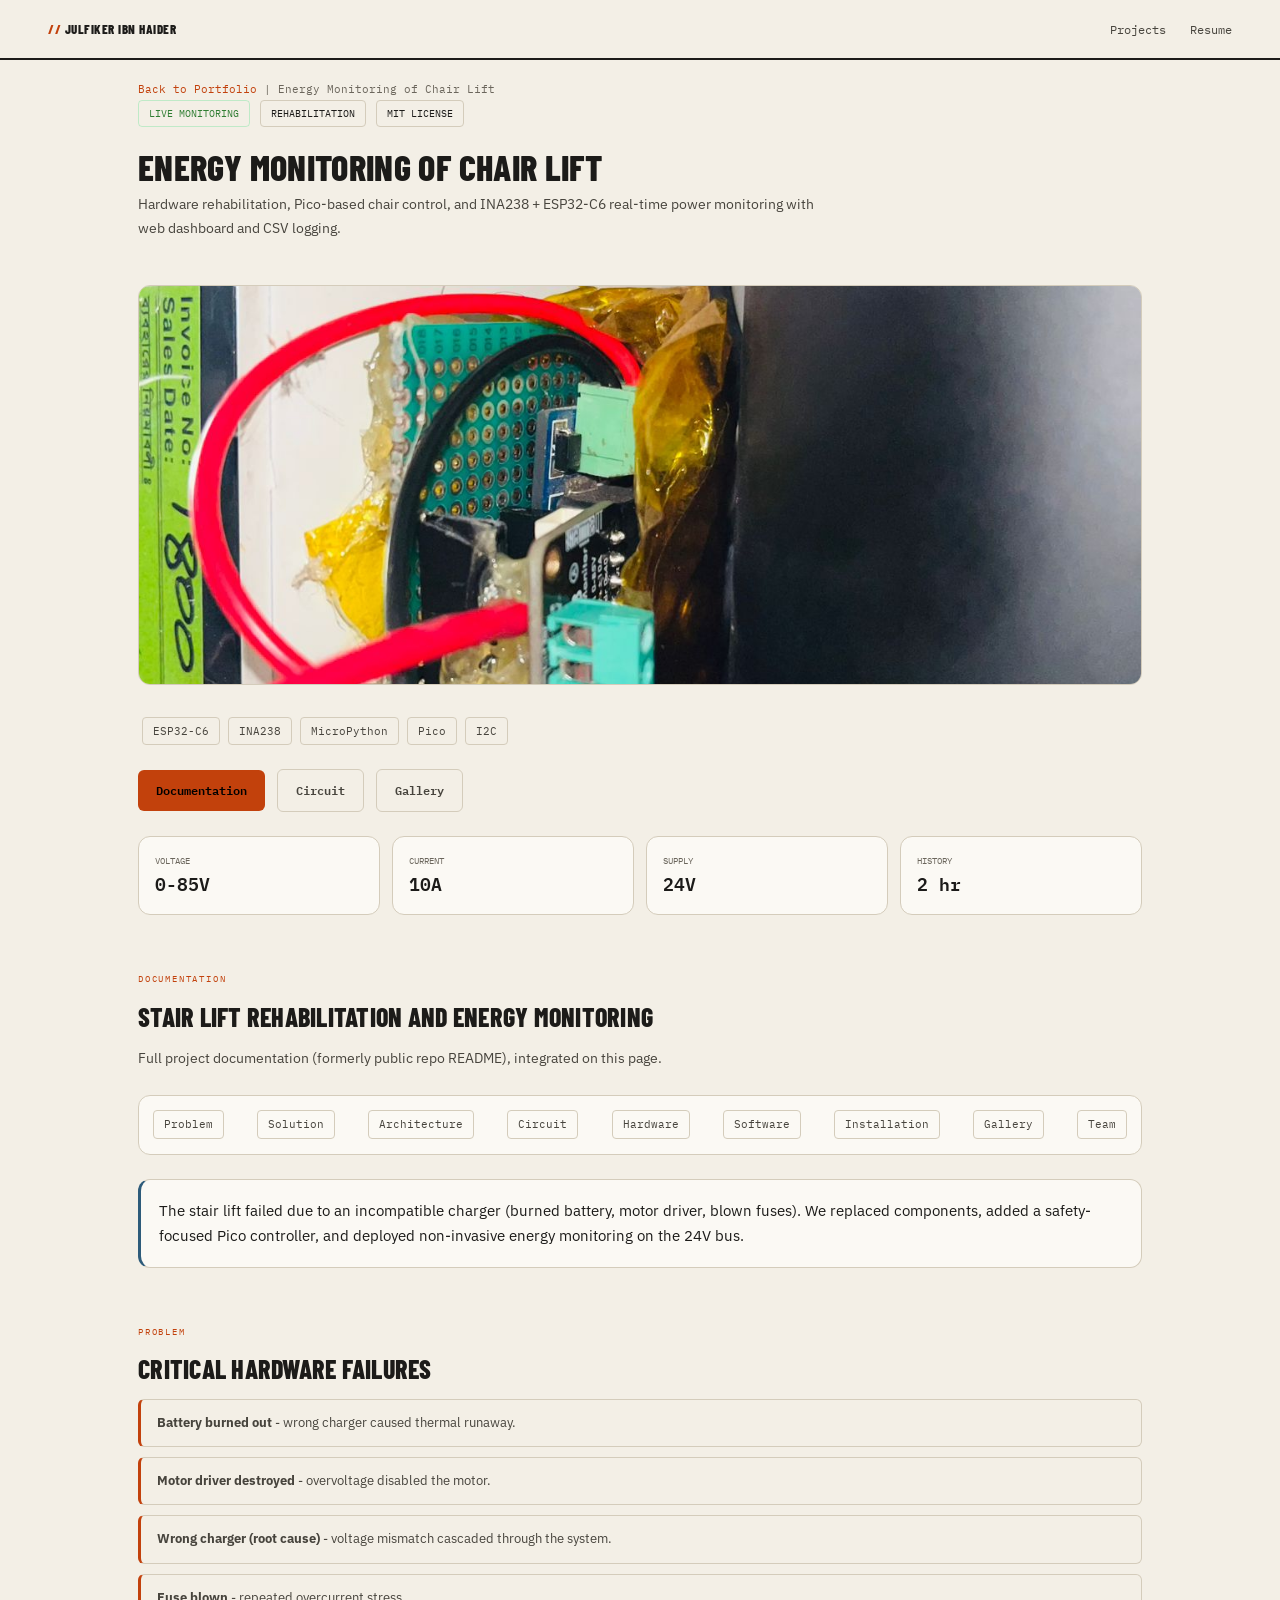
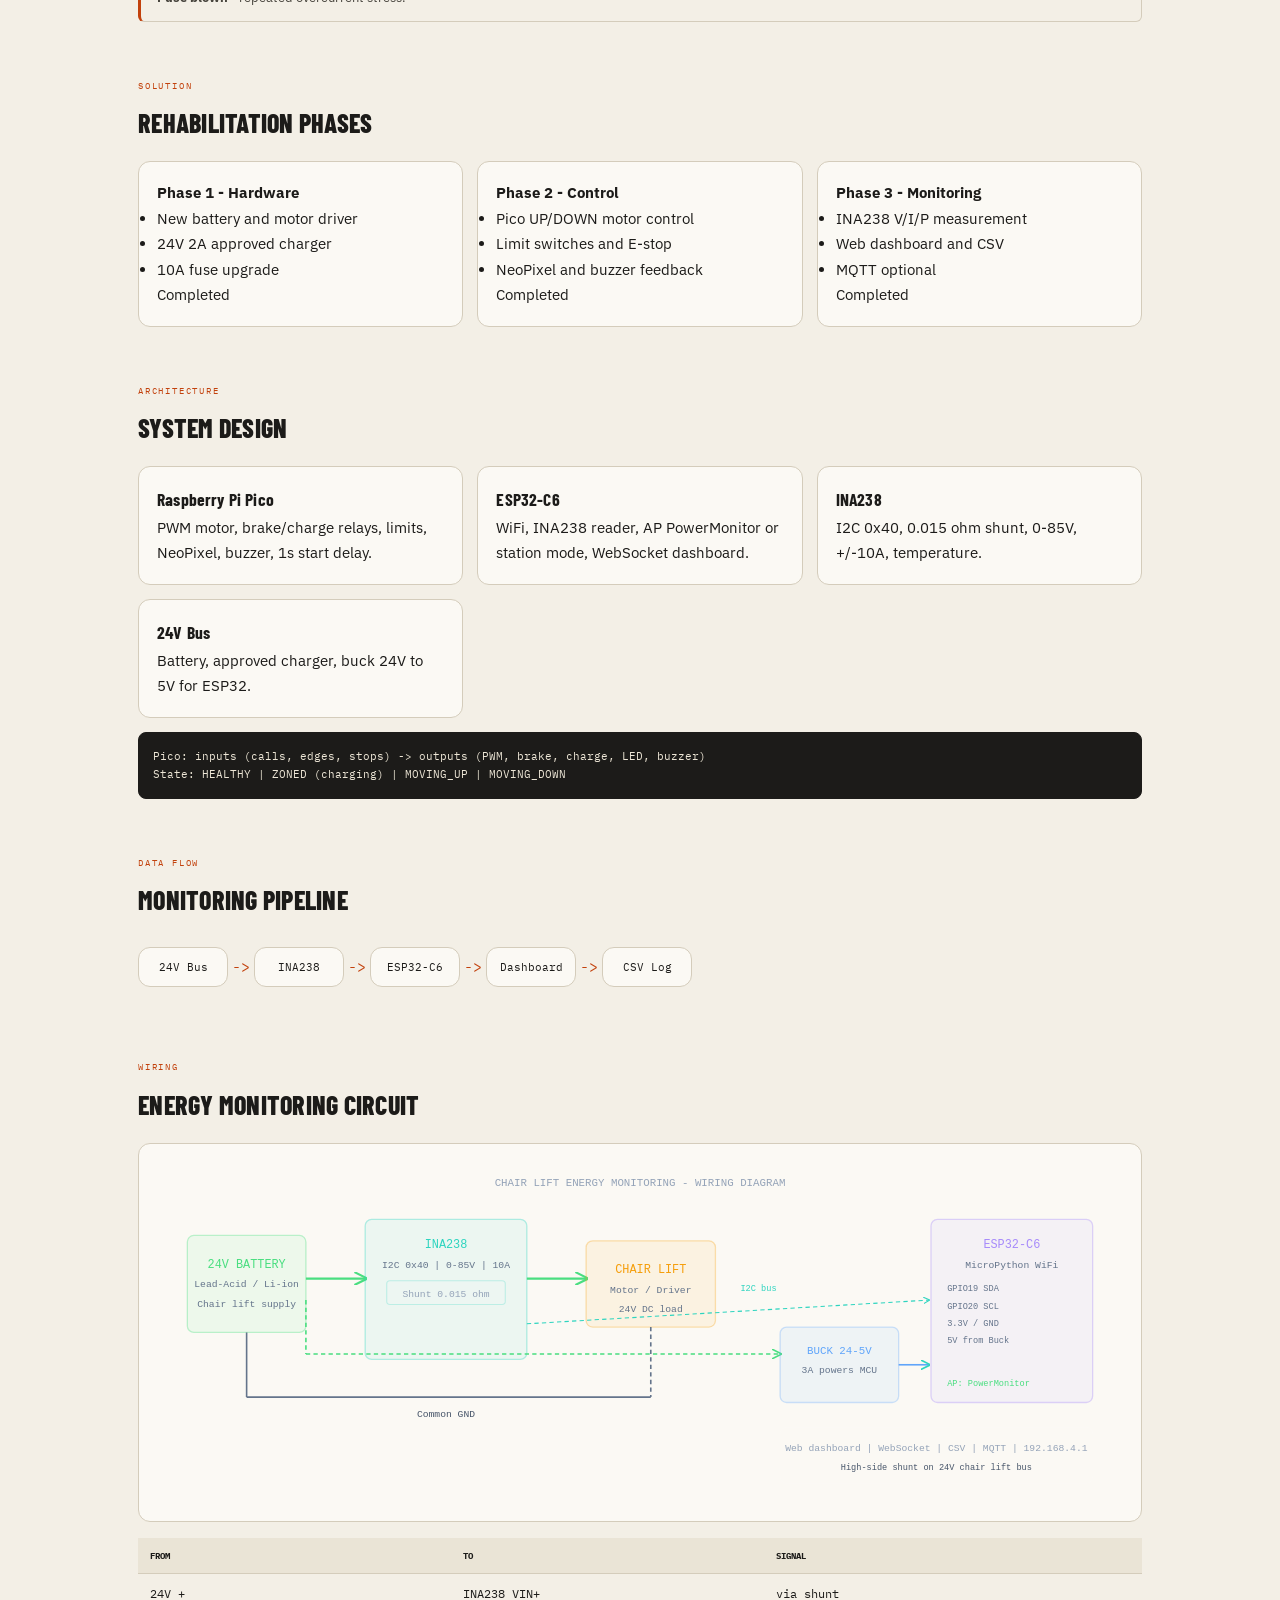
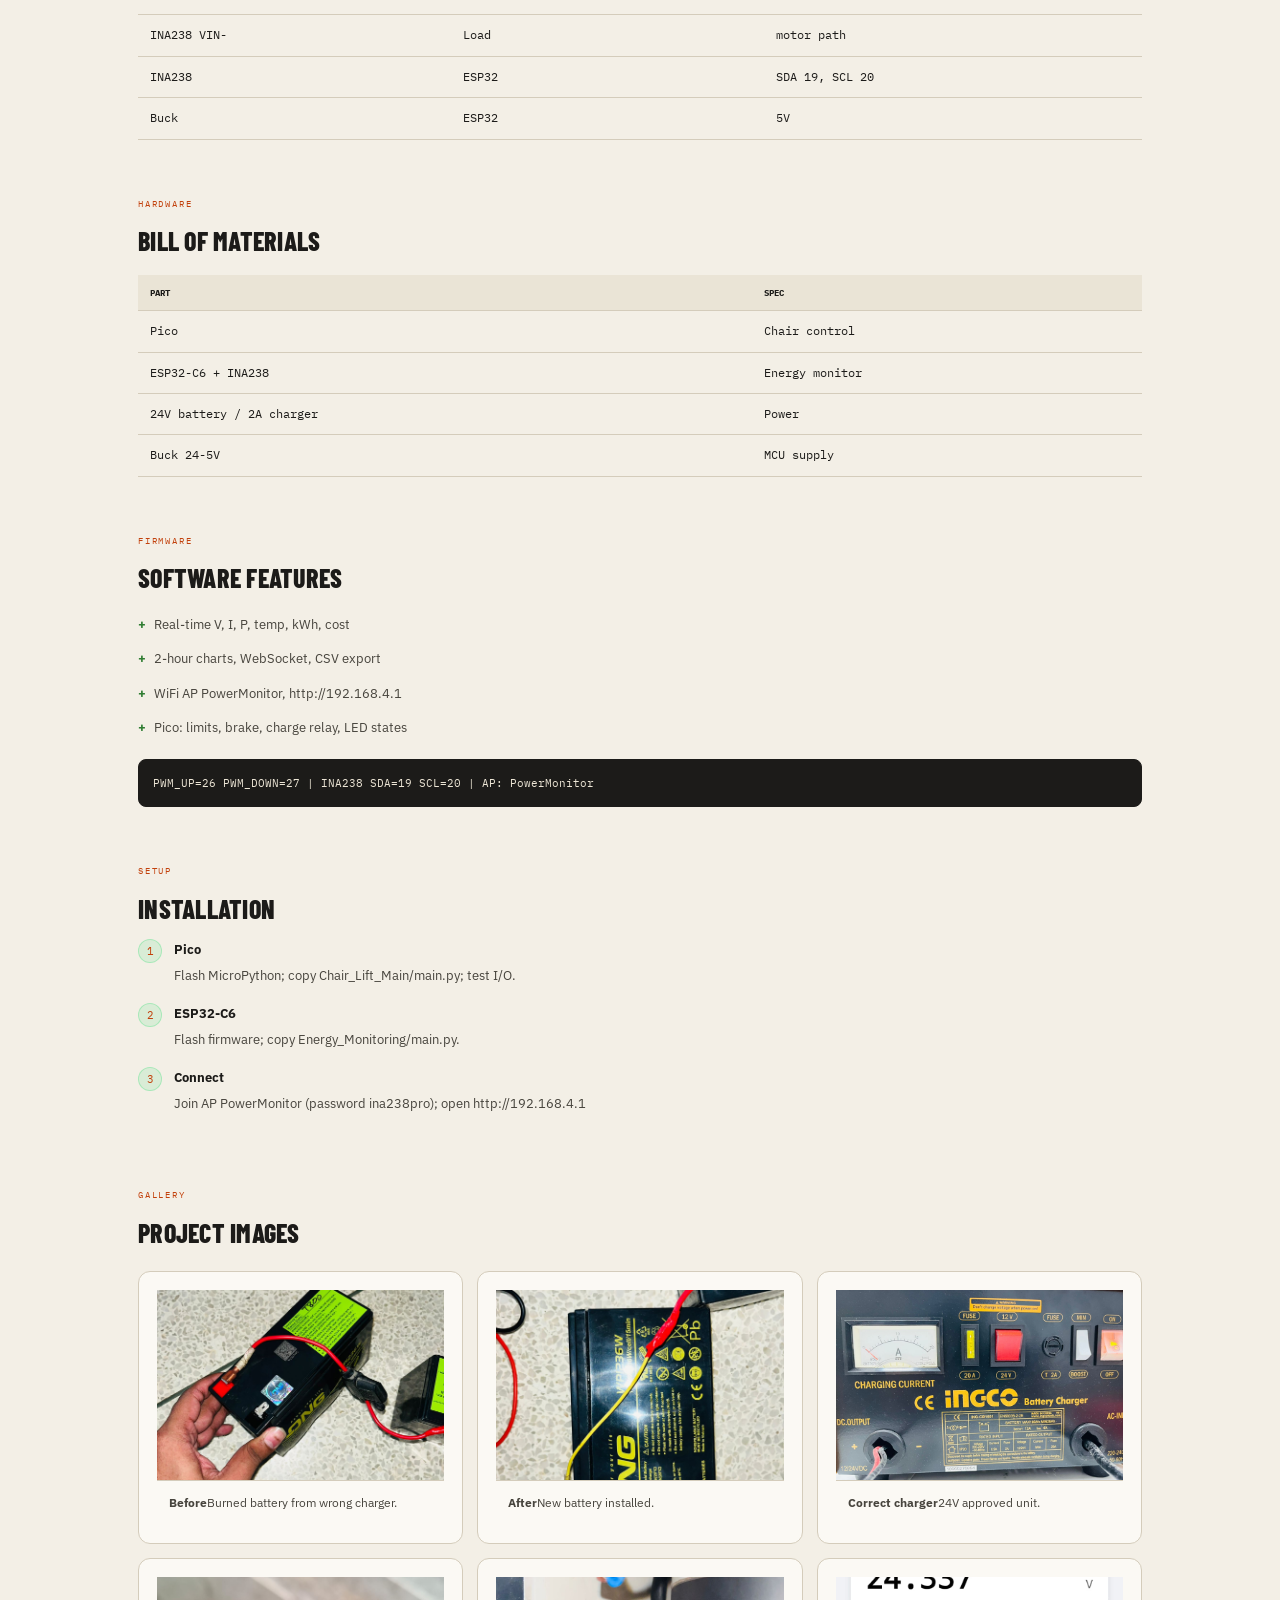
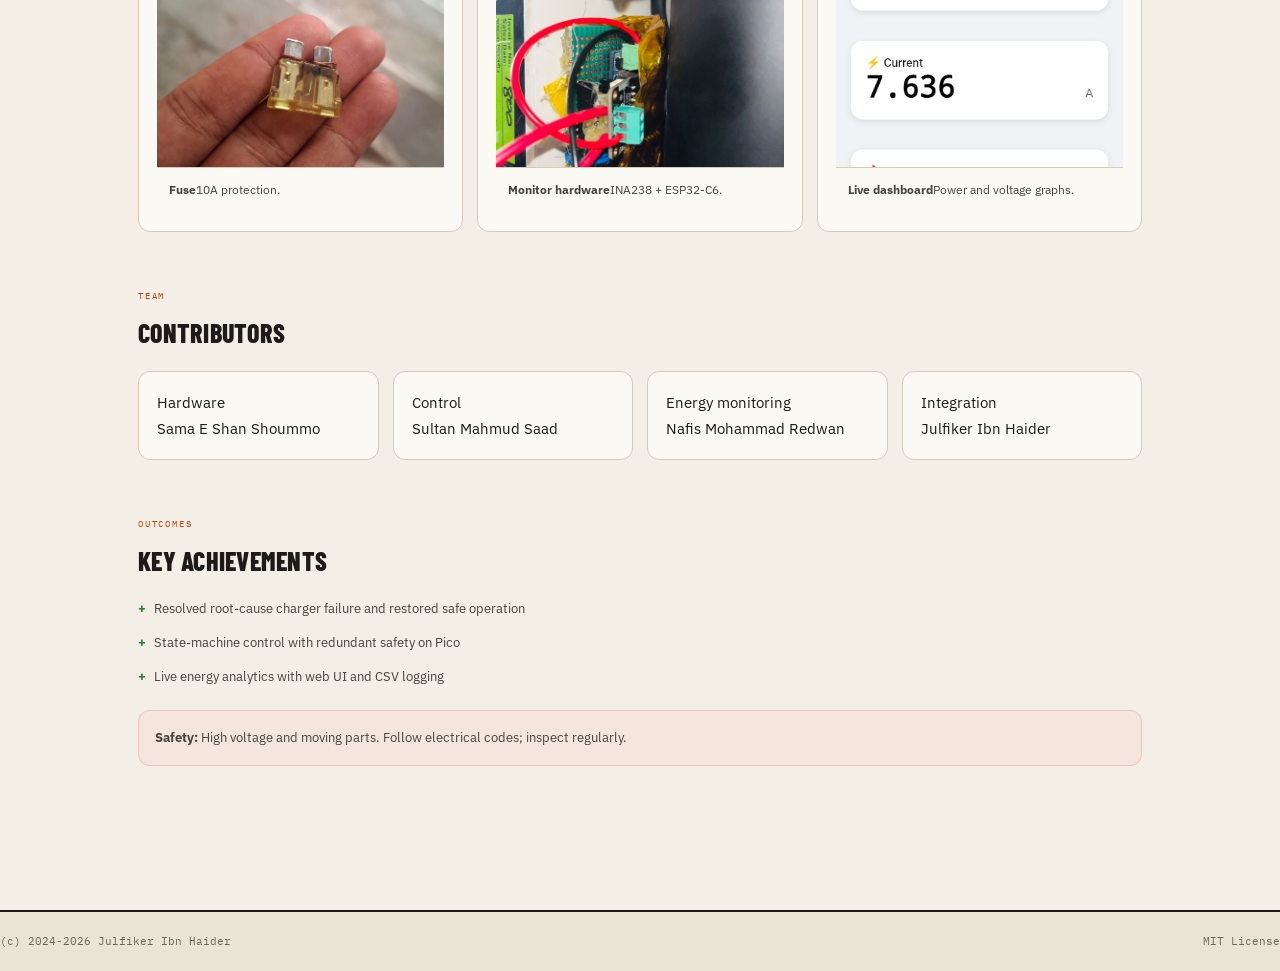
<file: project-6.html>
<!DOCTYPE html>
<html lang="en">
<head>
<meta charset="UTF-8"/>
<meta name="viewport" content="width=device-width,initial-scale=1.0"/>
<title>Energy Monitoring of Chair Lift | Julfiker Ibn Haider</title>
<link rel="preconnect" href="https://fonts.googleapis.com"/>
<link href="https://fonts.googleapis.com/css2?family=IBM+Plex+Mono:wght@400;600&family=IBM+Plex+Sans:wght@400;600;700&display=swap" rel="stylesheet"/>
<style>
:root {
  --bg-void:#050507;--bg-surface:rgba(255,255,255,.035);--border:rgba(255,255,255,.07);
  --accent:#4ade80;--teal:#2dd4bf;--green:#4ade80;--blue:#60a5fa;
  --text-primary:#f1f5f9;--text-secondary:#94a3b8;--text-muted:#475569;
  --mono:'IBM Plex Mono',monospace;--sans:'IBM Plex Sans',sans-serif;
}
*,*::before,*::after{box-sizing:border-box;margin:0;padding:0}
body{background:var(--bg-void);color:var(--text-primary);font-family:var(--sans);font-size:15px;line-height:1.7}
nav{position:sticky;top:0;z-index:100;display:flex;justify-content:space-between;align-items:center;padding:0 48px;height:60px;background:rgba(5,5,7,.9);border-bottom:1px solid var(--border)}
.nav-logo{color:var(--text-primary);text-decoration:none;font-family:var(--mono);font-size:13px;font-weight:600}
.nav-logo .hex{color:var(--accent)}
.nav-links{display:flex;gap:24px;list-style:none}
.nav-links a{color:var(--text-secondary);text-decoration:none;font-family:var(--mono);font-size:12px}
.page{max-width:1100px;margin:0 auto;padding:0 48px 80px}
.breadcrumb{padding:20px 0 0;font-family:var(--mono);font-size:11px;color:var(--text-muted)}
.breadcrumb a{color:var(--accent);text-decoration:none}
.section{margin-top:56px}
.section-label{font-family:var(--mono);font-size:9px;letter-spacing:.2em;text-transform:uppercase;color:var(--accent);margin-bottom:8px}
.section-title{font-size:26px;font-weight:700;margin-bottom:8px}
.section-desc{color:var(--text-secondary);margin-bottom:24px;font-size:14px;max-width:680px}
.hero-img{width:100%;max-height:400px;object-fit:cover;border-radius:12px;border:1px solid var(--border);margin:20px 0}
.badge{display:inline-block;padding:4px 10px;margin:0 6px 6px 0;border-radius:4px;font-family:var(--mono);font-size:10px;border:1px solid var(--border)}
.badge-green{color:var(--green);border-color:rgba(74,222,128,.3)}
.tag{display:inline-block;padding:4px 10px;margin:4px;border:1px solid var(--border);border-radius:4px;font-family:var(--mono);font-size:11px;color:var(--text-secondary)}
.btn{display:inline-block;padding:10px 18px;margin:4px 8px 4px 0;border-radius:6px;font-family:var(--mono);font-size:12px;font-weight:600;text-decoration:none}
.btn-primary{background:var(--accent);color:#000}
.btn-outline{border:1px solid var(--border);color:var(--text-secondary)}
.stats-grid{display:grid;grid-template-columns:repeat(auto-fit,minmax(140px,1fr));gap:12px;margin:20px 0}
.stat-card{background:var(--bg-surface);border:1px solid var(--border);border-radius:8px;padding:16px}
.stat-label{font-family:var(--mono);font-size:9px;color:var(--text-muted);text-transform:uppercase}
.stat-value{font-family:var(--mono);font-size:18px;font-weight:600}
.doc-toc{display:flex;flex-wrap:wrap;gap:8px;padding:14px;background:var(--bg-surface);border:1px solid var(--border);border-radius:8px;margin-bottom:24px}
.doc-toc a{font-family:var(--mono);font-size:11px;color:var(--text-secondary);text-decoration:none;padding:4px 10px;border:1px solid var(--border);border-radius:4px}
.abstract-box,.arch-card,.phase-card,.img-card,.contrib-card{background:var(--bg-surface);border:1px solid var(--border);border-radius:8px;padding:18px}
.abstract-box{border-left:3px solid var(--teal)}
.issue-list{list-style:none;display:flex;flex-direction:column;gap:10px}
.issue-list li{padding:12px 16px;border:1px solid var(--border);border-left:3px solid var(--accent);border-radius:6px;font-size:13px;color:var(--text-secondary)}
.phase-grid,.arch-grid,.img-grid,.contributors{display:grid;gap:14px;margin-top:16px}
.phase-grid{grid-template-columns:repeat(auto-fit,minmax(240px,1fr))}
.arch-grid{grid-template-columns:repeat(auto-fit,minmax(250px,1fr))}
.img-grid{grid-template-columns:repeat(auto-fit,minmax(260px,1fr))}
.contributors{grid-template-columns:repeat(auto-fit,minmax(200px,1fr))}
.img-card img{width:100%;height:190px;object-fit:cover;display:block}
.img-card figcaption{padding:12px;font-size:12px;color:var(--text-secondary);border-top:1px solid var(--border)}
.pre-block,.code-block{font-family:var(--mono);font-size:11px;background:rgba(0,0,0,.35);border:1px solid var(--border);border-radius:8px;padding:14px;overflow-x:auto;margin:14px 0;color:var(--teal);white-space:pre}
.code-block{color:var(--accent)}
.flow{display:flex;align-items:center;overflow-x:auto;padding:16px 0;gap:4px}
.flow-box{min-width:90px;text-align:center;padding:10px;background:var(--bg-surface);border:1px solid var(--border);border-radius:8px;font-family:var(--mono);font-size:11px}
.flow-arrow{color:var(--accent);font-family:var(--mono)}
.circuit-wrap{background:var(--bg-surface);border:1px solid var(--border);border-radius:12px;padding:16px;overflow-x:auto;margin:16px 0}
.circuit-wrap svg{width:100%;min-height:240px;display:block}
table{width:100%;border-collapse:collapse;font-family:var(--mono);font-size:12px;margin:12px 0}
th,td{padding:10px 12px;border-bottom:1px solid var(--border);text-align:left}
th{color:var(--accent);font-size:9px;text-transform:uppercase}
.check-list{list-style:none}
.check-list li{padding:6px 0 6px 16px;position:relative;font-size:13px;color:var(--text-secondary)}
.check-list li::before{content:'+';position:absolute;left:0;color:var(--green);font-weight:700}
.steps{list-style:none;counter-reset:s}
.steps li{counter-increment:s;padding:0 0 16px 36px;position:relative;font-size:13px;color:var(--text-secondary)}
.steps li::before{content:counter(s);position:absolute;left:0;width:24px;height:24px;border-radius:50%;background:rgba(74,222,128,.15);border:1px solid rgba(74,222,128,.35);font-family:var(--mono);font-size:11px;display:flex;align-items:center;justify-content:center;color:var(--accent)}
.steps strong{display:block;color:var(--text-primary);margin-bottom:4px}
.safety-box{margin-top:16px;padding:16px;border:1px solid rgba(248,113,113,.3);border-radius:8px;background:rgba(248,113,113,.08);font-size:13px;color:var(--text-secondary)}
footer{margin-top:64px;padding:20px 0;border-top:1px solid var(--border);font-family:var(--mono);font-size:11px;color:var(--text-muted);display:flex;justify-content:space-between;flex-wrap:wrap;gap:8px}
</style>
  <link href="https://fonts.googleapis.com/css2?family=Barlow+Condensed:wght@600;700;800&family=IBM+Plex+Mono:wght@400;500;600&family=IBM+Plex+Sans:wght@400;500;600;700&display=swap" rel="stylesheet"/>
  <link rel="stylesheet" href="theme.css">
  <script src="theme.js"></script>
</head>
<body>
<nav>
  <a class="nav-logo" href="index.html"><span class="hex">//</span> JULFIKER IBN HAIDER</a>
  <ul class="nav-links"><li><a href="index.html#projects">Projects</a></li><li><a href="My_CV.pdf">Resume</a></li></ul>
</nav>
<div class="page">
  <div class="breadcrumb"><a href="index.html">Back to Portfolio</a> | Energy Monitoring of Chair Lift</div>

  <section class="hero">
    <span class="badge badge-green">LIVE MONITORING</span>
    <span class="badge">REHABILITATION</span>
    <span class="badge">MIT LICENSE</span>
    <h1 class="section-title" style="margin-top:16px;font-size:36px">Energy Monitoring of Chair Lift</h1>
    <p class="section-desc">Hardware rehabilitation, Pico-based chair control, and INA238 + ESP32-C6 real-time power monitoring with web dashboard and CSV logging.</p>
    <img class="hero-img" src="chair-lift/images/energy-monitoring/Energy_monitoring.jpeg" alt="Monitoring hardware"/>
    <div><span class="tag">ESP32-C6</span><span class="tag">INA238</span><span class="tag">MicroPython</span><span class="tag">Pico</span><span class="tag">I2C</span></div>
    <div style="margin-top:16px">
      <a class="btn btn-primary" href="#documentation">Documentation</a>
      <a class="btn btn-outline" href="#circuit">Circuit</a>
      <a class="btn btn-outline" href="#gallery">Gallery</a>
    </div>
    <div class="stats-grid">
      <div class="stat-card"><div class="stat-label">Voltage</div><div class="stat-value">0-85V</div></div>
      <div class="stat-card"><div class="stat-label">Current</div><div class="stat-value">10A</div></div>
      <div class="stat-card"><div class="stat-label">Supply</div><div class="stat-value">24V</div></div>
      <div class="stat-card"><div class="stat-label">History</div><div class="stat-value">2 hr</div></div>
    </div>
  </section>

  <section class="section" id="documentation">
    <div class="section-label">Documentation</div>
    <h2 class="section-title">Stair Lift Rehabilitation and Energy Monitoring</h2>
    <p class="section-desc">Full project documentation (formerly public repo README), integrated on this page.</p>
    <nav class="doc-toc">
      <a href="#problem">Problem</a><a href="#solution">Solution</a><a href="#architecture">Architecture</a>
      <a href="#circuit">Circuit</a><a href="#hardware">Hardware</a><a href="#software">Software</a>
      <a href="#installation">Installation</a><a href="#gallery">Gallery</a><a href="#team">Team</a>
    </nav>
    <div class="abstract-box"><p>The stair lift failed due to an incompatible charger (burned battery, motor driver, blown fuses). We replaced components, added a safety-focused Pico controller, and deployed non-invasive energy monitoring on the 24V bus.</p></div>
  </section>

  <section class="section" id="problem">
    <div class="section-label">Problem</div>
    <h2 class="section-title">Critical Hardware Failures</h2>
    <ul class="issue-list">
      <li><strong>Battery burned out</strong> - wrong charger caused thermal runaway.</li>
      <li><strong>Motor driver destroyed</strong> - overvoltage disabled the motor.</li>
      <li><strong>Wrong charger (root cause)</strong> - voltage mismatch cascaded through the system.</li>
      <li><strong>Fuse blown</strong> - repeated overcurrent stress.</li>
    </ul>
  </section>

  <section class="section" id="solution">
    <div class="section-label">Solution</div>
    <h2 class="section-title">Rehabilitation Phases</h2>
    <div class="phase-grid">
      <div class="phase-card"><h4>Phase 1 - Hardware</h4><ul><li>New battery and motor driver</li><li>24V 2A approved charger</li><li>10A fuse upgrade</li></ul><div class="status">Completed</div></div>
      <div class="phase-card"><h4>Phase 2 - Control</h4><ul><li>Pico UP/DOWN motor control</li><li>Limit switches and E-stop</li><li>NeoPixel and buzzer feedback</li></ul><div class="status">Completed</div></div>
      <div class="phase-card"><h4>Phase 3 - Monitoring</h4><ul><li>INA238 V/I/P measurement</li><li>Web dashboard and CSV</li><li>MQTT optional</li></ul><div class="status">Completed</div></div>
    </div>
  </section>

  <section class="section" id="architecture">
    <div class="section-label">Architecture</div>
    <h2 class="section-title">System Design</h2>
    <div class="arch-grid">
      <div class="arch-card"><h3>Raspberry Pi Pico</h3><p>PWM motor, brake/charge relays, limits, NeoPixel, buzzer, 1s start delay.</p></div>
      <div class="arch-card"><h3>ESP32-C6</h3><p>WiFi, INA238 reader, AP PowerMonitor or station mode, WebSocket dashboard.</p></div>
      <div class="arch-card"><h3>INA238</h3><p>I2C 0x40, 0.015 ohm shunt, 0-85V, +/-10A, temperature.</p></div>
      <div class="arch-card"><h3>24V Bus</h3><p>Battery, approved charger, buck 24V to 5V for ESP32.</p></div>
    </div>
    <pre class="pre-block">Pico: inputs (calls, edges, stops) -> outputs (PWM, brake, charge, LED, buzzer)
State: HEALTHY | ZONED (charging) | MOVING_UP | MOVING_DOWN</pre>
  </section>

  <section class="section">
    <div class="section-label">Data flow</div>
    <h2 class="section-title">Monitoring Pipeline</h2>
    <div class="flow">
      <div class="flow-box">24V Bus</div><span class="flow-arrow">-&gt;</span>
      <div class="flow-box">INA238</div><span class="flow-arrow">-&gt;</span>
      <div class="flow-box">ESP32-C6</div><span class="flow-arrow">-&gt;</span>
      <div class="flow-box">Dashboard</div><span class="flow-arrow">-&gt;</span>
      <div class="flow-box">CSV Log</div>
    </div>
  </section>

  <section class="section" id="circuit">
    <div class="section-label">Wiring</div>
    <h2 class="section-title">Energy Monitoring Circuit</h2>
    <div class="circuit-wrap"><svg viewBox="0 0 900 320" xmlns="http://www.w3.org/2000/svg">
  <defs>
    <marker id="arr" markerWidth="6" markerHeight="6" refX="5" refY="3" orient="auto">
      <path d="M0,0 L6,3 L0,6" fill="none" stroke="#4ade80" stroke-width="1"/>
    </marker>
    <marker id="arr2" markerWidth="6" markerHeight="6" refX="5" refY="3" orient="auto">
      <path d="M0,0 L6,3 L0,6" fill="none" stroke="#2dd4bf" stroke-width="1"/>
    </marker>
  </defs>
  <text x="450" y="24" fill="#94a3b8" font-size="10" text-anchor="middle" font-family="monospace">CHAIR LIFT ENERGY MONITORING - WIRING DIAGRAM</text>
  <rect x="30" y="70" width="110" height="90" rx="6" fill="rgba(74,222,128,0.08)" stroke="rgba(74,222,128,0.35)" stroke-width="1.2"/>
  <text x="85" y="100" fill="#4ade80" font-size="11" text-anchor="middle" font-family="monospace">24V BATTERY</text>
  <text x="85" y="118" fill="#64748b" font-size="9" text-anchor="middle" font-family="monospace">Lead-Acid / Li-ion</text>
  <text x="85" y="136" fill="#64748b" font-size="9" text-anchor="middle" font-family="monospace">Chair lift supply</text>
  <line x1="140" y1="110" x2="195" y2="110" stroke="#4ade80" stroke-width="2" marker-end="url(#arr)"/>
  <rect x="195" y="55" width="150" height="130" rx="6" fill="rgba(45,212,191,0.07)" stroke="rgba(45,212,191,0.35)" stroke-width="1.2"/>
  <text x="270" y="82" fill="#2dd4bf" font-size="11" text-anchor="middle" font-family="monospace">INA238</text>
  <text x="270" y="100" fill="#64748b" font-size="9" text-anchor="middle" font-family="monospace">I2C 0x40 | 0-85V | 10A</text>
  <rect x="215" y="112" width="110" height="22" rx="3" fill="rgba(255,255,255,0.04)" stroke="rgba(45,212,191,0.25)"/>
  <text x="270" y="127" fill="#94a3b8" font-size="9" text-anchor="middle" font-family="monospace">Shunt 0.015 ohm</text>
  <line x1="345" y1="110" x2="400" y2="110" stroke="#4ade80" stroke-width="2" marker-end="url(#arr)"/>
  <rect x="400" y="75" width="120" height="80" rx="6" fill="rgba(245,158,11,0.08)" stroke="rgba(245,158,11,0.3)" stroke-width="1.2"/>
  <text x="460" y="105" fill="#f59e0b" font-size="11" text-anchor="middle" font-family="monospace">CHAIR LIFT</text>
  <text x="460" y="123" fill="#64748b" font-size="9" text-anchor="middle" font-family="monospace">Motor / Driver</text>
  <text x="460" y="141" fill="#64748b" font-size="9" text-anchor="middle" font-family="monospace">24V DC load</text>
  <line x1="85" y1="160" x2="85" y2="220" stroke="#64748b" stroke-width="1.5"/>
  <line x1="85" y1="220" x2="460" y2="220" stroke="#64748b" stroke-width="1.5"/>
  <line x1="460" y1="155" x2="460" y2="220" stroke="#64748b" stroke-width="1.5" stroke-dasharray="4,3"/>
  <text x="270" y="238" fill="#475569" font-size="9" text-anchor="middle" font-family="monospace">Common GND</text>
  <line x1="140" y1="130" x2="140" y2="180" stroke="#4ade80" stroke-width="1.5" stroke-dasharray="4,3"/>
  <line x1="140" y1="180" x2="580" y2="180" stroke="#4ade80" stroke-width="1.5" stroke-dasharray="4,3" marker-end="url(#arr)"/>
  <rect x="580" y="155" width="110" height="70" rx="6" fill="rgba(96,165,250,0.08)" stroke="rgba(96,165,250,0.3)" stroke-width="1.2"/>
  <text x="635" y="180" fill="#60a5fa" font-size="10" text-anchor="middle" font-family="monospace">BUCK 24-5V</text>
  <text x="635" y="198" fill="#64748b" font-size="9" text-anchor="middle" font-family="monospace">3A powers MCU</text>
  <rect x="720" y="55" width="150" height="170" rx="6" fill="rgba(167,139,250,0.08)" stroke="rgba(167,139,250,0.35)" stroke-width="1.2"/>
  <text x="795" y="82" fill="#a78bfa" font-size="11" text-anchor="middle" font-family="monospace">ESP32-C6</text>
  <text x="795" y="100" fill="#64748b" font-size="9" text-anchor="middle" font-family="monospace">MicroPython WiFi</text>
  <text x="735" y="122" fill="#64748b" font-size="8" font-family="monospace">GPIO19 SDA</text>
  <text x="735" y="138" fill="#64748b" font-size="8" font-family="monospace">GPIO20 SCL</text>
  <text x="735" y="154" fill="#64748b" font-size="8" font-family="monospace">3.3V / GND</text>
  <text x="735" y="170" fill="#64748b" font-size="8" font-family="monospace">5V from Buck</text>
  <text x="735" y="210" fill="#4ade80" font-size="8" font-family="monospace">AP: PowerMonitor</text>
  <line x1="690" y1="190" x2="718" y2="190" stroke="#60a5fa" stroke-width="1.5" marker-end="url(#arr2)"/>
  <line x1="345" y1="152" x2="718" y2="130" stroke="#2dd4bf" stroke-width="1" stroke-dasharray="4,3" marker-end="url(#arr2)"/>
  <text x="560" y="122" fill="#2dd4bf" font-size="8" text-anchor="middle" font-family="monospace">I2C bus</text>
  <rect x="580" y="248" width="290" height="52" rx="6" fill="rgba(255,255,255,0.03)" stroke="rgba(255,255,255,0.08)"/>
  <text x="725" y="270" fill="#94a3b8" font-size="9" text-anchor="middle" font-family="monospace">Web dashboard | WebSocket | CSV | MQTT | 192.168.4.1</text>
  <text x="725" y="288" fill="#475569" font-size="8" text-anchor="middle" font-family="monospace">High-side shunt on 24V chair lift bus</text>
</svg></div>
    <table>
      <thead><tr><th>From</th><th>To</th><th>Signal</th></tr></thead>
      <tbody>
        <tr><td>24V +</td><td>INA238 VIN+</td><td class="td-mono">via shunt</td></tr>
        <tr><td>INA238 VIN-</td><td>Load</td><td class="td-mono">motor path</td></tr>
        <tr><td>INA238</td><td>ESP32</td><td class="td-mono">SDA 19, SCL 20</td></tr>
        <tr><td>Buck</td><td>ESP32</td><td class="td-mono">5V</td></tr>
      </tbody>
    </table>
  </section>

  <section class="section" id="hardware">
    <div class="section-label">Hardware</div>
    <h2 class="section-title">Bill of Materials</h2>
    <table><thead><tr><th>Part</th><th>Spec</th></tr></thead><tbody>
      <tr><td>Pico</td><td>Chair control</td></tr>
      <tr><td>ESP32-C6 + INA238</td><td>Energy monitor</td></tr>
      <tr><td>24V battery / 2A charger</td><td>Power</td></tr>
      <tr><td>Buck 24-5V</td><td>MCU supply</td></tr>
    </tbody></table>
  </section>

  <section class="section" id="software">
    <div class="section-label">Firmware</div>
    <h2 class="section-title">Software Features</h2>
    <ul class="check-list">
      <li>Real-time V, I, P, temp, kWh, cost</li>
      <li>2-hour charts, WebSocket, CSV export</li>
      <li>WiFi AP PowerMonitor, http://192.168.4.1</li>
      <li>Pico: limits, brake, charge relay, LED states</li>
    </ul>
    <pre class="code-block">PWM_UP=26 PWM_DOWN=27 | INA238 SDA=19 SCL=20 | AP: PowerMonitor</pre>
  </section>

  <section class="section" id="installation">
    <div class="section-label">Setup</div>
    <h2 class="section-title">Installation</h2>
    <ol class="steps">
      <li><strong>Pico</strong>Flash MicroPython; copy Chair_Lift_Main/main.py; test I/O.</li>
      <li><strong>ESP32-C6</strong>Flash firmware; copy Energy_Monitoring/main.py.</li>
      <li><strong>Connect</strong>Join AP PowerMonitor (password ina238pro); open http://192.168.4.1</li>
    </ol>
  </section>

  <section class="section" id="gallery">
    <div class="section-label">Gallery</div>
    <h2 class="section-title">Project Images</h2>
    <div class="img-grid">
      <figure class="img-card"><img src="chair-lift/images/chair-lift/previous_batter.jpeg" alt="Damaged battery"/><figcaption><strong>Before</strong>Burned battery from wrong charger.</figcaption></figure>
      <figure class="img-card"><img src="chair-lift/images/chair-lift/New_Battery_installed.jpeg" alt="New battery"/><figcaption><strong>After</strong>New battery installed.</figcaption></figure>
      <figure class="img-card"><img src="chair-lift/images/chair-lift/Current_Charger.jpeg" alt="Correct charger"/><figcaption><strong>Correct charger</strong>24V approved unit.</figcaption></figure>
      <figure class="img-card"><img src="chair-lift/images/chair-lift/Fuse.jpeg" alt="Fuse"/><figcaption><strong>Fuse</strong>10A protection.</figcaption></figure>
      <figure class="img-card"><img src="chair-lift/images/energy-monitoring/Energy_monitoring.jpeg" alt="Monitor"/><figcaption><strong>Monitor hardware</strong>INA238 + ESP32-C6.</figcaption></figure>
      <figure class="img-card"><img src="chair-lift/images/energy-monitoring/Energy_monitoring_live_site1.jpeg" alt="Dashboard"/><figcaption><strong>Live dashboard</strong>Power and voltage graphs.</figcaption></figure>
    </div>
  </section>

  <section class="section" id="team">
    <div class="section-label">Team</div>
    <h2 class="section-title">Contributors</h2>
    <div class="contributors">
      <div class="contrib-card"><div class="role">Hardware</div><div class="name">Sama E Shan Shoummo</div></div>
      <div class="contrib-card"><div class="role">Control</div><div class="name">Sultan Mahmud Saad</div></div>
      <div class="contrib-card"><div class="role">Energy monitoring</div><div class="name">Nafis Mohammad Redwan</div></div>
      <div class="contrib-card"><div class="role">Integration</div><div class="name">Julfiker Ibn Haider</div></div>
    </div>
  </section>

  <section class="section" id="achievements">
    <div class="section-label">Outcomes</div>
    <h2 class="section-title">Key Achievements</h2>
    <ul class="check-list">
      <li>Resolved root-cause charger failure and restored safe operation</li>
      <li>State-machine control with redundant safety on Pico</li>
      <li>Live energy analytics with web UI and CSV logging</li>
    </ul>
    <div class="safety-box"><p><strong>Safety:</strong> High voltage and moving parts. Follow electrical codes; inspect regularly.</p></div>
  </section>
</div>
<footer><span>(c) 2024-2026 Julfiker Ibn Haider</span><span>MIT License</span></footer>
</body>
</html>
</file>
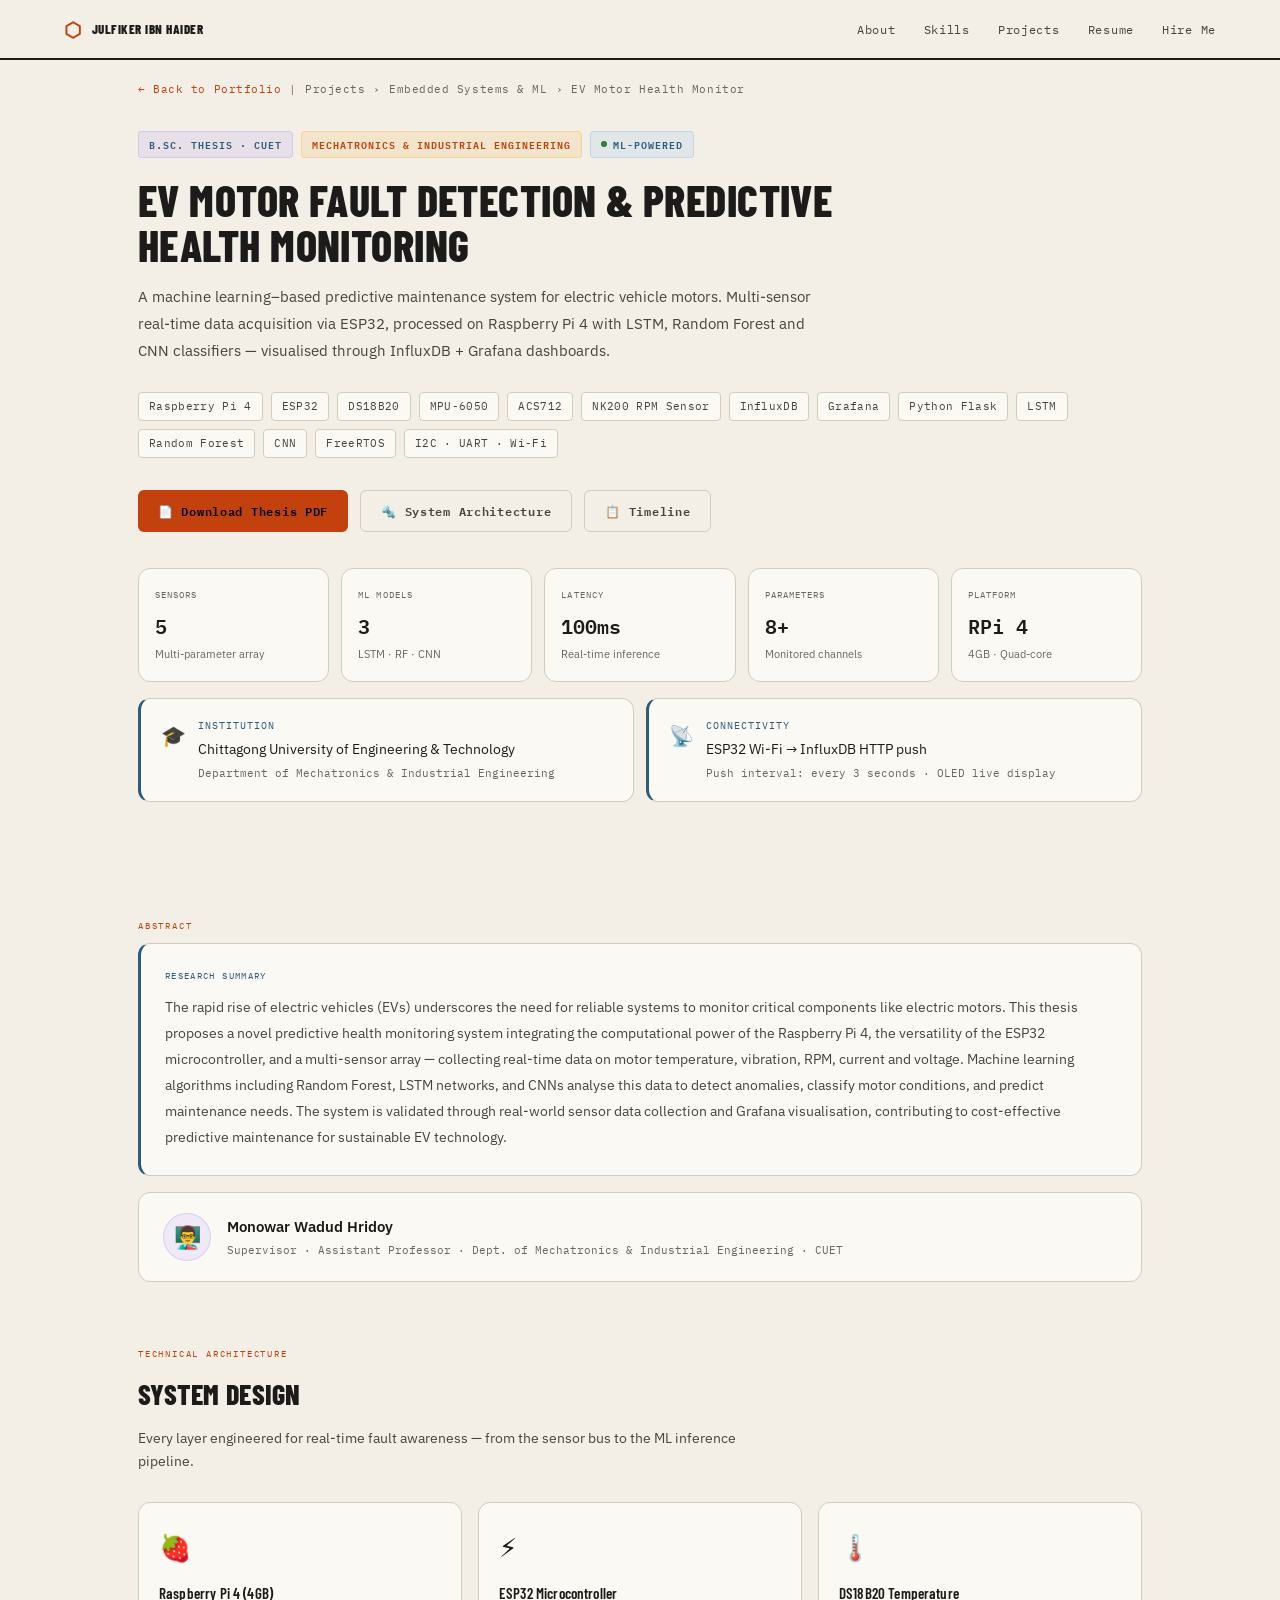
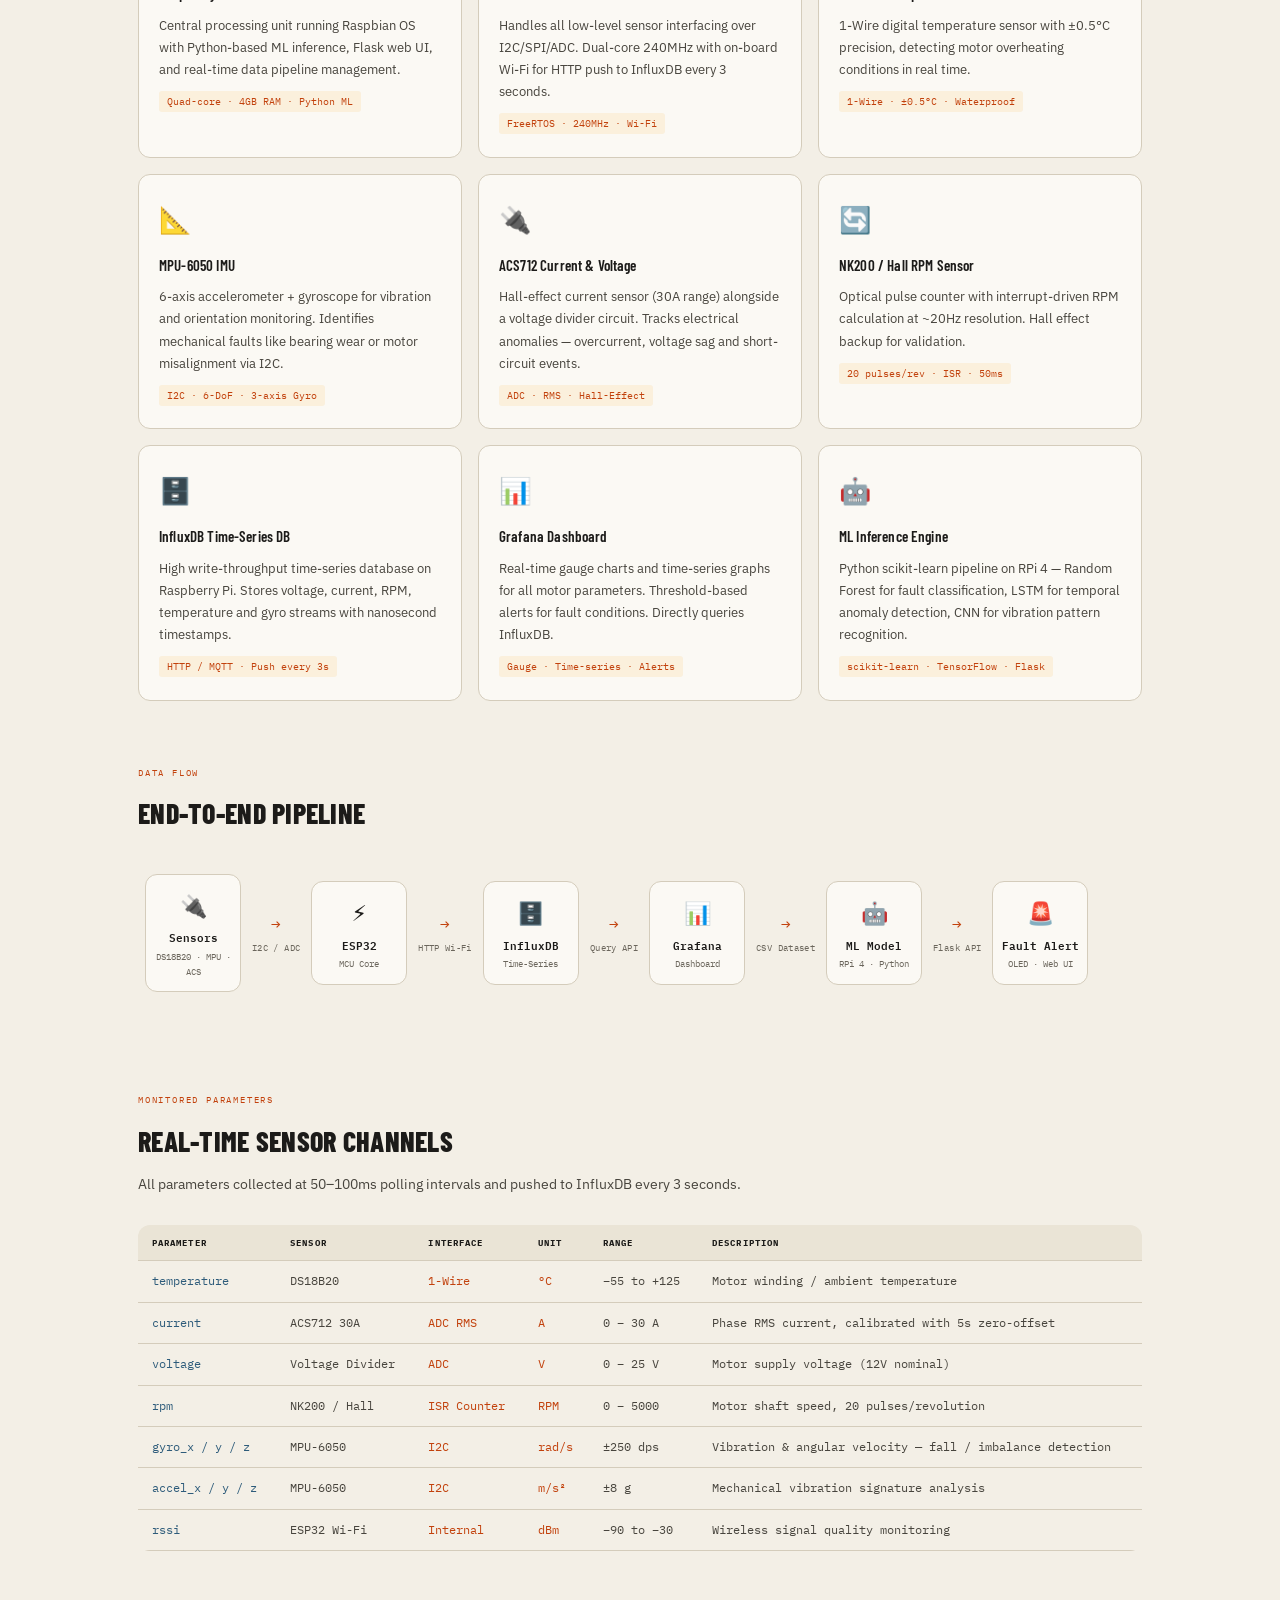
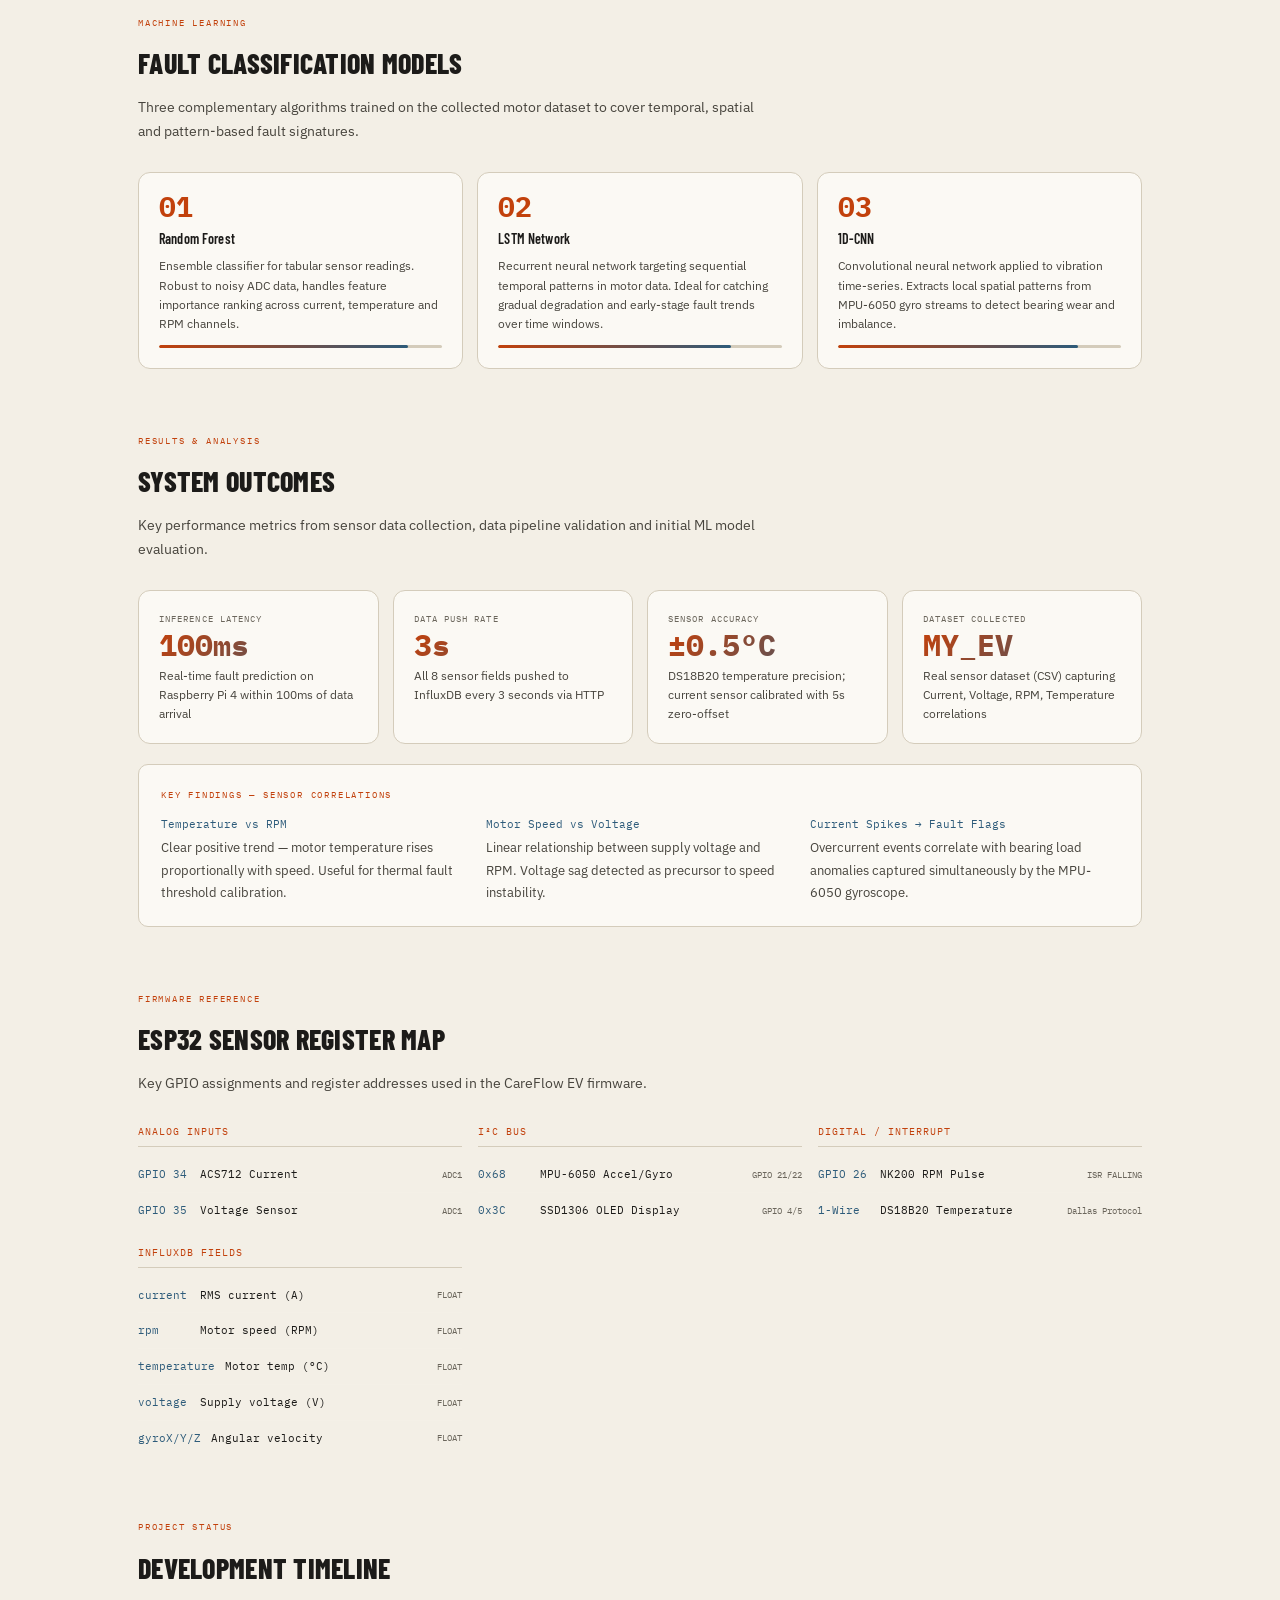
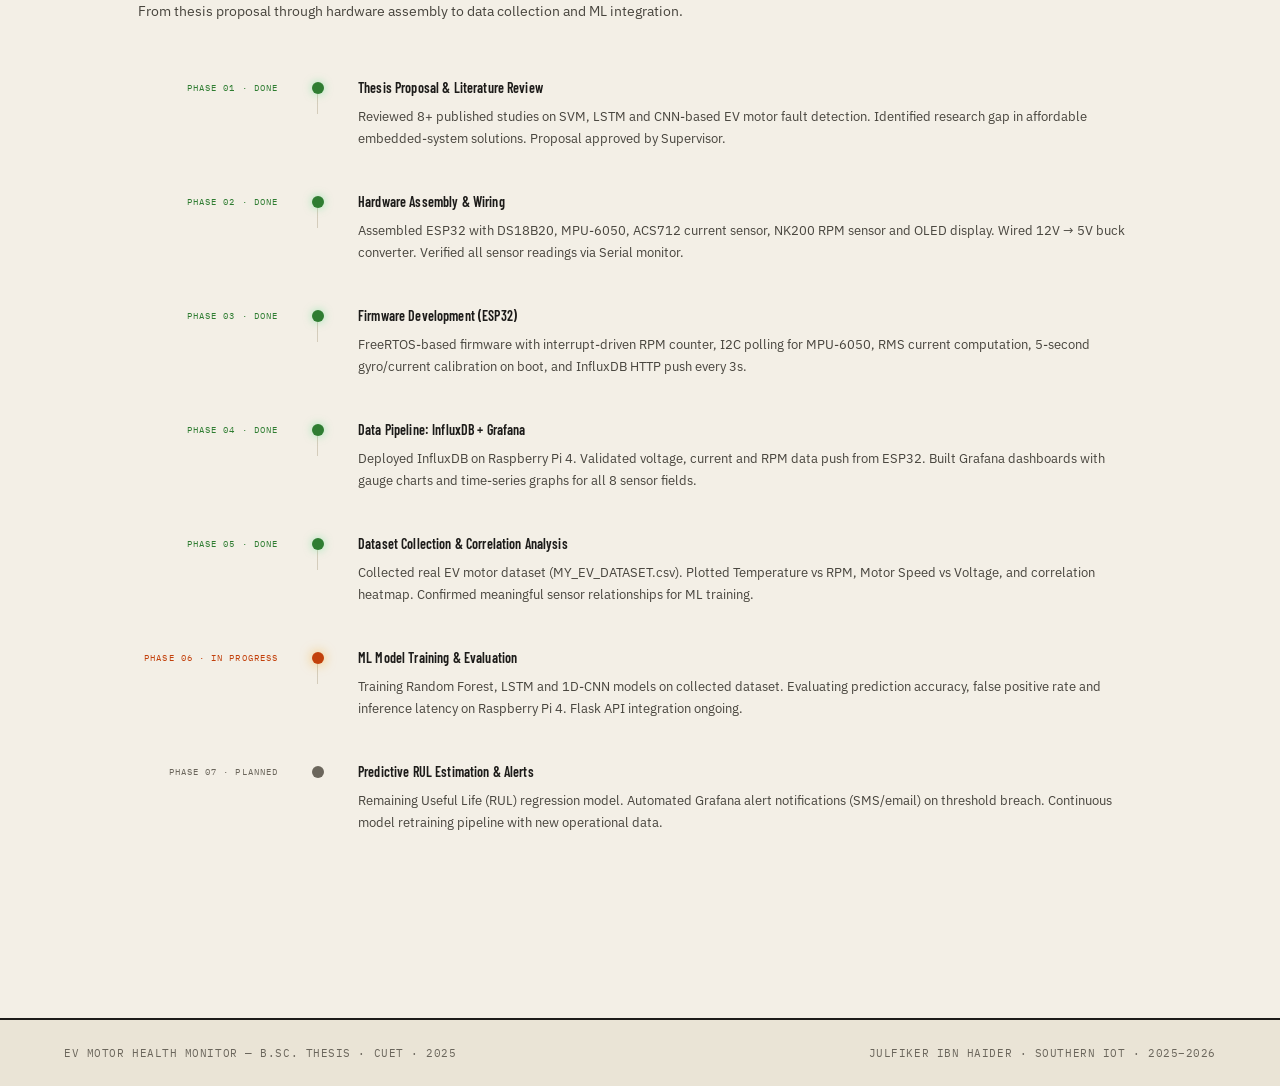
<file: project-7.html>
<!DOCTYPE html>
<html lang="en">
<head>
<meta charset="UTF-8"/>
<meta name="viewport" content="width=device-width,initial-scale=1.0"/>
<title>EV Motor Health Monitoring — B.Sc. Thesis | Julfiker Ibn Haider</title>
<link rel="preconnect" href="https://fonts.googleapis.com"/>
<link href="https://fonts.googleapis.com/css2?family=IBM+Plex+Mono:wght@300;400;500;600&family=IBM+Plex+Sans:wght@300;400;500;600;700&display=swap" rel="stylesheet"/>
<style>
  :root {
    --bg-void:      #050507;
    --bg-base:      #090a0f;
    --bg-surface:   rgba(255,255,255,0.035);
    --bg-hover:     rgba(255,255,255,0.055);
    --border:       rgba(255,255,255,0.07);
    --border-glow:  rgba(245,158,11,0.25);
    --amber:        #f59e0b;
    --amber-dim:    #d97706;
    --teal:         #2dd4bf;
    --teal-dim:     #0d9488;
    --red:          #f87171;
    --green:        #4ade80;
    --blue:         #60a5fa;
    --purple:       #a78bfa;
    --text-primary: #f1f5f9;
    --text-secondary:#94a3b8;
    --text-muted:   #475569;
    --mono:         'IBM Plex Mono', monospace;
    --sans:         'IBM Plex Sans', sans-serif;
  }

  *, *::before, *::after { box-sizing: border-box; margin: 0; padding: 0; }

  html { scroll-behavior: smooth; }

  body {
    background: var(--bg-void);
    color: var(--text-primary);
    font-family: var(--sans);
    font-size: 15px;
    line-height: 1.7;
    min-height: 100vh;
    -webkit-font-smoothing: antialiased;
  }

  /* ── Background texture ── */
  body::before {
    content: '';
    position: fixed;
    inset: 0;
    background:
      radial-gradient(ellipse 80% 50% at 20% 10%, rgba(245,158,11,0.045) 0%, transparent 60%),
      radial-gradient(ellipse 60% 40% at 80% 80%, rgba(45,212,191,0.03) 0%, transparent 60%);
    pointer-events: none;
    z-index: 0;
  }

  /* ── NAV ── */
  nav {
    position: sticky; top: 0; z-index: 100;
    display: flex; align-items: center; justify-content: space-between;
    padding: 0 clamp(16px, 5vw, 64px);
    height: 60px;
    background: rgba(5,5,7,0.85);
    backdrop-filter: blur(20px);
    border-bottom: 1px solid var(--border);
  }
  .nav-logo {
    display: flex; align-items: center; gap: 10px;
    text-decoration: none;
    color: var(--text-primary);
    font-family: var(--mono);
    font-size: 13px;
    font-weight: 600;
    letter-spacing: 0.05em;
  }
  .nav-logo .hex {
    color: var(--amber);
    font-size: 20px;
    line-height: 1;
  }
  .nav-links {
    display: flex; gap: 28px; list-style: none;
  }
  .nav-links a {
    text-decoration: none;
    color: var(--text-secondary);
    font-family: var(--mono);
    font-size: 12px;
    letter-spacing: 0.06em;
    transition: color 0.2s;
  }
  .nav-links a:hover { color: var(--amber); }

  /* ── PAGE WRAPPER ── */
  .page {
    position: relative; z-index: 1;
    max-width: 1100px;
    margin: 0 auto;
    padding: 0 clamp(16px, 5vw, 48px) 80px;
  }

  /* ── BREADCRUMB ── */
  .breadcrumb {
    display: flex; align-items: center; gap: 8px;
    padding: 20px 0 0;
    font-family: var(--mono);
    font-size: 11px;
    color: var(--text-muted);
    letter-spacing: 0.05em;
  }
  .breadcrumb a {
    color: var(--amber);
    text-decoration: none;
    transition: color 0.2s;
  }
  .breadcrumb a:hover { color: var(--amber-dim); }
  .breadcrumb span { color: var(--text-muted); }

  /* ── HERO ── */
  .hero { padding: 32px 0 40px; }

  .badge-row {
    display: flex; flex-wrap: wrap; gap: 8px;
    margin-bottom: 20px;
  }
  .badge {
    display: inline-flex; align-items: center; gap: 6px;
    padding: 4px 10px;
    border-radius: 4px;
    font-family: var(--mono);
    font-size: 10px;
    font-weight: 600;
    letter-spacing: 0.1em;
    text-transform: uppercase;
  }
  .badge-thesis  { background: rgba(167,139,250,0.15); color: var(--purple); border: 1px solid rgba(167,139,250,0.3); }
  .badge-cuet    { background: rgba(245,158,11,0.12);  color: var(--amber);  border: 1px solid rgba(245,158,11,0.25); }
  .badge-ml      { background: rgba(96,165,250,0.12);  color: var(--blue);   border: 1px solid rgba(96,165,250,0.25); }
  .badge-pulse::before { content:''; display:inline-block; width:6px; height:6px; border-radius:50%; background:var(--green); animation: pulse 1.6s ease-in-out infinite; }
  @keyframes pulse { 0%,100%{opacity:1;transform:scale(1)} 50%{opacity:.5;transform:scale(.8)} }

  .hero h1 {
    font-size: clamp(26px, 5vw, 44px);
    font-weight: 700;
    line-height: 1.15;
    letter-spacing: -0.02em;
    background: linear-gradient(135deg, #f1f5f9 0%, #94a3b8 100%);
    -webkit-background-clip: text;
    -webkit-text-fill-color: transparent;
    background-clip: text;
    margin-bottom: 16px;
    max-width: 750px;
  }

  .hero-sub {
    font-size: 15px;
    color: var(--text-secondary);
    max-width: 680px;
    margin-bottom: 28px;
    line-height: 1.8;
  }

  .tech-tags {
    display: flex; flex-wrap: wrap; gap: 8px;
    margin-bottom: 32px;
  }
  .tag {
    padding: 4px 10px;
    background: var(--bg-surface);
    border: 1px solid var(--border);
    border-radius: 4px;
    font-family: var(--mono);
    font-size: 11px;
    color: var(--text-secondary);
    letter-spacing: 0.03em;
    transition: border-color 0.2s, color 0.2s;
  }
  .tag:hover { border-color: var(--amber); color: var(--amber); }

  /* ── PDF DOWNLOAD BTN ── */
  .btn-row { display: flex; flex-wrap: wrap; gap: 12px; margin-bottom: 36px; }
  .btn {
    display: inline-flex; align-items: center; gap: 8px;
    padding: 10px 20px;
    border-radius: 6px;
    font-family: var(--mono);
    font-size: 12px;
    font-weight: 600;
    letter-spacing: 0.06em;
    text-decoration: none;
    cursor: pointer;
    transition: all 0.2s;
    border: none;
  }
  .btn-primary {
    background: var(--amber);
    color: #000;
  }
  .btn-primary:hover { background: var(--amber-dim); transform: translateY(-1px); }
  .btn-outline {
    background: transparent;
    color: var(--text-secondary);
    border: 1px solid var(--border);
  }
  .btn-outline:hover { border-color: var(--amber); color: var(--amber); transform: translateY(-1px); }

  /* ── STATS GRID ── */
  .stats-grid {
    display: grid;
    grid-template-columns: repeat(auto-fit, minmax(160px, 1fr));
    gap: 12px;
    margin-bottom: 16px;
  }
  .stat-card {
    background: var(--bg-surface);
    border: 1px solid var(--border);
    border-radius: 8px;
    padding: 18px 16px;
    transition: border-color 0.2s;
  }
  .stat-card:hover { border-color: var(--border-glow); }
  .stat-label {
    font-family: var(--mono);
    font-size: 9px;
    letter-spacing: 0.12em;
    text-transform: uppercase;
    color: var(--text-muted);
    margin-bottom: 6px;
  }
  .stat-value {
    font-family: var(--mono);
    font-size: 20px;
    font-weight: 600;
    color: var(--text-primary);
  }
  .stat-desc {
    font-size: 11px;
    color: var(--text-muted);
    margin-top: 2px;
  }

  /* ── INFO CARD ── */
  .info-card {
    background: var(--bg-surface);
    border: 1px solid var(--border);
    border-left: 3px solid var(--teal);
    border-radius: 8px;
    padding: 18px 20px;
    margin-bottom: 12px;
    display: flex; align-items: flex-start; gap: 12px;
  }
  .info-card .icon { font-size: 20px; flex-shrink: 0; margin-top: 2px; }
  .info-card .content {}
  .info-card .label {
    font-family: var(--mono);
    font-size: 10px;
    letter-spacing: 0.1em;
    color: var(--teal);
    text-transform: uppercase;
    margin-bottom: 4px;
  }
  .info-card .value {
    font-size: 14px;
    color: var(--text-primary);
  }
  .info-card .sub {
    font-family: var(--mono);
    font-size: 11px;
    color: var(--text-muted);
    margin-top: 2px;
  }

  /* ── SECTION ── */
  .section { margin-top: 64px; }
  .section-label {
    font-family: var(--mono);
    font-size: 9px;
    letter-spacing: 0.2em;
    text-transform: uppercase;
    color: var(--amber);
    margin-bottom: 10px;
  }
  .section-title {
    font-size: clamp(20px, 3vw, 28px);
    font-weight: 700;
    color: var(--text-primary);
    margin-bottom: 8px;
    letter-spacing: -0.01em;
  }
  .section-desc {
    color: var(--text-secondary);
    max-width: 640px;
    margin-bottom: 28px;
    font-size: 14px;
  }

  /* ── ARCH CARDS ── */
  .arch-grid {
    display: grid;
    grid-template-columns: repeat(auto-fit, minmax(270px, 1fr));
    gap: 16px;
  }
  .arch-card {
    background: var(--bg-surface);
    border: 1px solid var(--border);
    border-radius: 10px;
    padding: 22px 20px;
    transition: border-color 0.25s, background 0.25s;
  }
  .arch-card:hover {
    border-color: var(--border-glow);
    background: var(--bg-hover);
  }
  .arch-icon { font-size: 26px; margin-bottom: 12px; }
  .arch-card h3 {
    font-size: 15px;
    font-weight: 600;
    margin-bottom: 8px;
    color: var(--text-primary);
  }
  .arch-card p {
    font-size: 13px;
    color: var(--text-secondary);
    line-height: 1.7;
  }
  .arch-tag {
    display: inline-block;
    margin-top: 10px;
    font-family: var(--mono);
    font-size: 10px;
    color: var(--amber);
    background: rgba(245,158,11,0.1);
    padding: 2px 8px;
    border-radius: 3px;
  }

  /* ── DATA FLOW ── */
  .flow-wrap {
    overflow-x: auto;
    padding-bottom: 8px;
  }
  .flow {
    display: flex;
    align-items: center;
    gap: 0;
    min-width: 700px;
    padding: 28px 0;
  }
  .flow-node {
    display: flex;
    flex-direction: column;
    align-items: center;
    gap: 8px;
    min-width: 110px;
  }
  .flow-box {
    width: 96px;
    padding: 12px 8px;
    background: var(--bg-surface);
    border: 1px solid var(--border);
    border-radius: 8px;
    text-align: center;
    transition: border-color 0.2s;
  }
  .flow-box:hover { border-color: var(--amber); }
  .flow-box .ficon { font-size: 22px; margin-bottom: 4px; }
  .flow-box .fname {
    font-family: var(--mono);
    font-size: 11px;
    font-weight: 600;
    color: var(--text-primary);
  }
  .flow-box .fsub {
    font-family: var(--mono);
    font-size: 9px;
    color: var(--text-muted);
    margin-top: 2px;
  }
  .flow-connector {
    display: flex;
    flex-direction: column;
    align-items: center;
    gap: 2px;
    flex-shrink: 0;
    margin: 0 4px;
  }
  .flow-arrow {
    font-family: var(--mono);
    font-size: 16px;
    color: var(--amber);
  }
  .flow-proto {
    font-family: var(--mono);
    font-size: 9px;
    color: var(--text-muted);
    letter-spacing: 0.04em;
    white-space: nowrap;
  }

  /* ── SENSOR TABLE ── */
  .table-wrap { overflow-x: auto; }
  table {
    width: 100%;
    border-collapse: collapse;
    font-family: var(--mono);
    font-size: 12px;
  }
  thead th {
    text-align: left;
    padding: 10px 14px;
    font-size: 9px;
    letter-spacing: 0.12em;
    text-transform: uppercase;
    color: var(--amber);
    border-bottom: 1px solid var(--border);
    white-space: nowrap;
  }
  tbody td {
    padding: 10px 14px;
    border-bottom: 1px solid var(--border);
    color: var(--text-secondary);
    vertical-align: middle;
  }
  tbody tr:hover td { background: var(--bg-surface); }
  .td-mono { font-family: var(--mono); color: var(--teal); }
  .td-unit { color: var(--amber); }

  /* ── ML MODEL CARDS ── */
  .ml-grid {
    display: grid;
    grid-template-columns: repeat(auto-fit, minmax(220px, 1fr));
    gap: 14px;
  }
  .ml-card {
    background: var(--bg-surface);
    border: 1px solid var(--border);
    border-radius: 10px;
    padding: 20px;
    transition: border-color 0.2s;
  }
  .ml-card:hover { border-color: var(--border-glow); }
  .ml-num {
    font-family: var(--mono);
    font-size: 28px;
    font-weight: 700;
    color: var(--amber);
    line-height: 1;
    margin-bottom: 6px;
  }
  .ml-card h3 { font-size: 14px; font-weight: 600; margin-bottom: 6px; color: var(--text-primary); }
  .ml-card p { font-size: 12px; color: var(--text-secondary); line-height: 1.6; }
  .ml-bar {
    margin-top: 12px;
    height: 3px;
    background: var(--border);
    border-radius: 2px;
    overflow: hidden;
  }
  .ml-bar-fill { height: 100%; border-radius: 2px; background: linear-gradient(90deg, var(--amber), var(--teal)); }

  /* ── RESULTS ── */
  .result-grid {
    display: grid;
    grid-template-columns: repeat(auto-fit, minmax(200px, 1fr));
    gap: 14px;
  }
  .result-card {
    background: var(--bg-surface);
    border: 1px solid var(--border);
    border-radius: 10px;
    padding: 20px;
  }
  .result-metric {
    font-family: var(--mono);
    font-size: 30px;
    font-weight: 700;
    background: linear-gradient(135deg, var(--amber), var(--teal));
    -webkit-background-clip: text;
    -webkit-text-fill-color: transparent;
    background-clip: text;
    line-height: 1;
    margin-bottom: 6px;
  }
  .result-card .label {
    font-family: var(--mono);
    font-size: 9px;
    letter-spacing: 0.12em;
    text-transform: uppercase;
    color: var(--text-muted);
    margin-bottom: 4px;
  }
  .result-card p { font-size: 12px; color: var(--text-secondary); line-height: 1.6; }

  /* ── TIMELINE ── */
  .timeline { display: flex; flex-direction: column; gap: 0; }
  .tl-item {
    display: grid;
    grid-template-columns: 160px 40px 1fr;
    gap: 0;
    align-items: start;
  }
  .tl-phase {
    font-family: var(--mono);
    font-size: 9px;
    letter-spacing: 0.12em;
    text-transform: uppercase;
    padding: 20px 0 0;
    text-align: right;
    padding-right: 20px;
  }
  .tl-phase.done   { color: var(--green); }
  .tl-phase.active { color: var(--amber); }
  .tl-phase.future { color: var(--text-muted); }

  .tl-line {
    display: flex;
    flex-direction: column;
    align-items: center;
  }
  .tl-dot {
    width: 12px; height: 12px;
    border-radius: 50%;
    margin-top: 22px;
    flex-shrink: 0;
    position: relative;
    z-index: 1;
  }
  .tl-dot.done   { background: var(--green); box-shadow: 0 0 8px rgba(74,222,128,0.5); }
  .tl-dot.active { background: var(--amber); box-shadow: 0 0 12px rgba(245,158,11,0.6); animation: tl-pulse 2s ease-in-out infinite; }
  .tl-dot.future { background: var(--text-muted); }
  @keyframes tl-pulse { 0%,100%{box-shadow:0 0 12px rgba(245,158,11,.6)} 50%{box-shadow:0 0 20px rgba(245,158,11,.9)} }

  .tl-track {
    width: 1px;
    flex: 1;
    background: var(--border);
    margin-left: -1px;
    min-height: 20px;
  }
  .tl-item:last-child .tl-track { display: none; }

  .tl-content {
    padding: 16px 0 24px 20px;
    border-left: 0;
  }
  .tl-content h3 {
    font-size: 14px;
    font-weight: 600;
    color: var(--text-primary);
    margin-bottom: 6px;
  }
  .tl-content p { font-size: 13px; color: var(--text-secondary); line-height: 1.7; }

  /* ── ABSTRACT BOX ── */
  .abstract-box {
    background: var(--bg-surface);
    border: 1px solid var(--border);
    border-left: 3px solid var(--purple);
    border-radius: 8px;
    padding: 24px 24px;
  }
  .abstract-box .abs-label {
    font-family: var(--mono);
    font-size: 9px;
    letter-spacing: 0.15em;
    color: var(--purple);
    text-transform: uppercase;
    margin-bottom: 12px;
  }
  .abstract-box p {
    font-size: 14px;
    color: var(--text-secondary);
    line-height: 1.85;
  }

  /* ── SUPERVISOR CARD ── */
  .supervisor-card {
    background: var(--bg-surface);
    border: 1px solid var(--border);
    border-radius: 10px;
    padding: 20px 24px;
    display: flex;
    align-items: center;
    gap: 16px;
    margin-top: 16px;
  }
  .sup-icon {
    width: 48px; height: 48px;
    border-radius: 50%;
    background: rgba(167,139,250,0.15);
    display: flex; align-items: center; justify-content: center;
    font-size: 22px;
    flex-shrink: 0;
    border: 1px solid rgba(167,139,250,0.3);
  }
  .sup-name { font-size: 15px; font-weight: 600; color: var(--text-primary); margin-bottom: 2px; }
  .sup-role { font-family: var(--mono); font-size: 11px; color: var(--text-muted); }

  /* ── FIRMWARE COLS ── */
  .reg-cols {
    display: grid;
    grid-template-columns: repeat(auto-fit, minmax(240px, 1fr));
    gap: 16px;
  }
  .reg-section {}
  .reg-section-title {
    font-family: var(--mono);
    font-size: 10px;
    letter-spacing: 0.1em;
    color: var(--amber);
    text-transform: uppercase;
    margin-bottom: 10px;
    padding-bottom: 6px;
    border-bottom: 1px solid var(--border);
  }
  .reg-entry {
    display: flex;
    align-items: center;
    gap: 10px;
    padding: 8px 0;
    border-bottom: 1px solid rgba(255,255,255,0.04);
  }
  .reg-entry:last-child { border-bottom: 0; }
  .reg-addr {
    font-family: var(--mono);
    font-size: 11px;
    color: var(--teal);
    min-width: 52px;
  }
  .reg-name { font-family: var(--mono); font-size: 11px; color: var(--text-primary); flex: 1; }
  .reg-type { font-family: var(--mono); font-size: 9px; color: var(--text-muted); }

  /* ── FOOTER ── */
  footer {
    position: relative; z-index: 1;
    margin-top: 80px;
    padding: 24px clamp(16px, 5vw, 64px);
    border-top: 1px solid var(--border);
    display: flex;
    justify-content: space-between;
    align-items: center;
    flex-wrap: wrap;
    gap: 12px;
    font-family: var(--mono);
    font-size: 11px;
    color: var(--text-muted);
    letter-spacing: 0.05em;
  }

  /* ── RESPONSIVE ── */
  @media (max-width: 640px) {
    .tl-item { grid-template-columns: 90px 32px 1fr; }
    .tl-phase { font-size: 8px; }
    .nav-links { display: none; }
  }
</style>
  <link href="https://fonts.googleapis.com/css2?family=Barlow+Condensed:wght@600;700;800&family=IBM+Plex+Mono:wght@400;500;600&family=IBM+Plex+Sans:wght@400;500;600;700&display=swap" rel="stylesheet"/>
  <link rel="stylesheet" href="theme.css">
  <script src="theme.js"></script>
</head>
<body>

<!-- ═══════════════ NAV ═══════════════ -->
<nav>
  <a class="nav-logo" href="https://julfikerhaider2001.github.io/portfolio.alif/index.html">
    <span class="hex">⬡</span>JULFIKER IBN HAIDER
  </a>
  <ul class="nav-links">
    <li><a href="https://julfikerhaider2001.github.io/portfolio.alif/index.html#about">About</a></li>
    <li><a href="https://julfikerhaider2001.github.io/portfolio.alif/index.html#skills">Skills</a></li>
    <li><a href="https://julfikerhaider2001.github.io/portfolio.alif/index.html#projects">Projects</a></li>
    <li><a href="https://julfikerhaider2001.github.io/portfolio.alif/My_CV.pdf">Resume</a></li>
    <li><a href="https://julfikerhaider2001.github.io/portfolio.alif/index.html#contact">Hire Me</a></li>
  </ul>
</nav>

<div class="page">

  <!-- ═══════════════ BREADCRUMB ═══════════════ -->
  <div class="breadcrumb">
    <a href="https://julfikerhaider2001.github.io/portfolio.alif/index.html">← Back to Portfolio</a>
    <span>|</span>
    <span>Projects</span>
    <span>›</span>
    <span>Embedded Systems &amp; ML</span>
    <span>›</span>
    <span>EV Motor Health Monitor</span>
  </div>

  <!-- ═══════════════ HERO ═══════════════ -->
  <section class="hero">
    <div class="badge-row">
      <span class="badge badge-thesis">B.Sc. Thesis · CUET</span>
      <span class="badge badge-cuet">Mechatronics &amp; Industrial Engineering</span>
      <span class="badge badge-ml badge-pulse">ML-POWERED</span>
    </div>

    <h1>EV Motor Fault Detection &amp; Predictive Health Monitoring</h1>

    <p class="hero-sub">
      A machine learning–based predictive maintenance system for electric vehicle motors.
      Multi-sensor real-time data acquisition via ESP32, processed on Raspberry Pi 4 with
      LSTM, Random Forest and CNN classifiers — visualised through InfluxDB + Grafana dashboards.
    </p>

    <div class="tech-tags">
      <span class="tag">Raspberry Pi 4</span>
      <span class="tag">ESP32</span>
      <span class="tag">DS18B20</span>
      <span class="tag">MPU-6050</span>
      <span class="tag">ACS712</span>
      <span class="tag">NK200 RPM Sensor</span>
      <span class="tag">InfluxDB</span>
      <span class="tag">Grafana</span>
      <span class="tag">Python Flask</span>
      <span class="tag">LSTM</span>
      <span class="tag">Random Forest</span>
      <span class="tag">CNN</span>
      <span class="tag">FreeRTOS</span>
      <span class="tag">I2C · UART · Wi-Fi</span>
    </div>

    <div class="btn-row">
      <a class="btn btn-primary" href="Final_thesis.pdf" download="EV_Motor_Health_Monitor_Thesis_JulfikerIbnHaider.pdf">
        📄 Download Thesis PDF
      </a>
      <a class="btn btn-outline" href="#architecture">🔩 System Architecture</a>
      <a class="btn btn-outline" href="#timeline">📋 Timeline</a>
    </div>

    <!-- Stats -->
    <div class="stats-grid">
      <div class="stat-card">
        <div class="stat-label">Sensors</div>
        <div class="stat-value">5</div>
        <div class="stat-desc">Multi-parameter array</div>
      </div>
      <div class="stat-card">
        <div class="stat-label">ML Models</div>
        <div class="stat-value">3</div>
        <div class="stat-desc">LSTM · RF · CNN</div>
      </div>
      <div class="stat-card">
        <div class="stat-label">Latency</div>
        <div class="stat-value">100ms</div>
        <div class="stat-desc">Real-time inference</div>
      </div>
      <div class="stat-card">
        <div class="stat-label">Parameters</div>
        <div class="stat-value">8+</div>
        <div class="stat-desc">Monitored channels</div>
      </div>
      <div class="stat-card">
        <div class="stat-label">Platform</div>
        <div class="stat-value">RPi 4</div>
        <div class="stat-desc">4GB · Quad-core</div>
      </div>
    </div>

    <!-- Info row -->
    <div style="margin-top:14px; display:grid; grid-template-columns:repeat(auto-fit,minmax(260px,1fr)); gap:12px;">
      <div class="info-card">
        <div class="icon">🎓</div>
        <div class="content">
          <div class="label">Institution</div>
          <div class="value">Chittagong University of Engineering &amp; Technology</div>
          <div class="sub">Department of Mechatronics &amp; Industrial Engineering</div>
        </div>
      </div>
      <div class="info-card">
        <div class="icon">📡</div>
        <div class="content">
          <div class="label">Connectivity</div>
          <div class="value">ESP32 Wi-Fi → InfluxDB HTTP push</div>
          <div class="sub">Push interval: every 3 seconds · OLED live display</div>
        </div>
      </div>
    </div>
  </section>

  <!-- ═══════════════ ABSTRACT ═══════════════ -->
  <section class="section">
    <div class="section-label">Abstract</div>
    <div class="abstract-box">
      <div class="abs-label">Research Summary</div>
      <p>
        The rapid rise of electric vehicles (EVs) underscores the need for reliable systems to monitor
        critical components like electric motors. This thesis proposes a novel predictive health monitoring
        system integrating the computational power of the Raspberry Pi 4, the versatility of the ESP32
        microcontroller, and a multi-sensor array — collecting real-time data on motor temperature,
        vibration, RPM, current and voltage. Machine learning algorithms including Random Forest, LSTM
        networks, and CNNs analyse this data to detect anomalies, classify motor conditions, and predict
        maintenance needs. The system is validated through real-world sensor data collection and Grafana
        visualisation, contributing to cost-effective predictive maintenance for sustainable EV technology.
      </p>
    </div>

    <!-- Supervisor -->
    <div class="supervisor-card">
      <div class="sup-icon">👨‍🏫</div>
      <div>
        <div class="sup-name">Monowar Wadud Hridoy</div>
        <div class="sup-role">Supervisor · Assistant Professor · Dept. of Mechatronics &amp; Industrial Engineering · CUET</div>
      </div>
    </div>
  </section>

  <!-- ═══════════════ ARCHITECTURE ═══════════════ -->
  <section class="section" id="architecture">
    <div class="section-label">Technical Architecture</div>
    <h2 class="section-title">System Design</h2>
    <p class="section-desc">
      Every layer engineered for real-time fault awareness — from the sensor bus to the ML inference pipeline.
    </p>

    <div class="arch-grid">
      <div class="arch-card">
        <div class="arch-icon">🍓</div>
        <h3>Raspberry Pi 4 (4GB)</h3>
        <p>Central processing unit running Raspbian OS with Python-based ML inference, Flask web UI, and real-time data pipeline management.</p>
        <span class="arch-tag">Quad-core · 4GB RAM · Python ML</span>
      </div>
      <div class="arch-card">
        <div class="arch-icon">⚡</div>
        <h3>ESP32 Microcontroller</h3>
        <p>Handles all low-level sensor interfacing over I2C/SPI/ADC. Dual-core 240MHz with on-board Wi-Fi for HTTP push to InfluxDB every 3 seconds.</p>
        <span class="arch-tag">FreeRTOS · 240MHz · Wi-Fi</span>
      </div>
      <div class="arch-card">
        <div class="arch-icon">🌡️</div>
        <h3>DS18B20 Temperature</h3>
        <p>1-Wire digital temperature sensor with ±0.5°C precision, detecting motor overheating conditions in real time.</p>
        <span class="arch-tag">1-Wire · ±0.5°C · Waterproof</span>
      </div>
      <div class="arch-card">
        <div class="arch-icon">📐</div>
        <h3>MPU-6050 IMU</h3>
        <p>6-axis accelerometer + gyroscope for vibration and orientation monitoring. Identifies mechanical faults like bearing wear or motor misalignment via I2C.</p>
        <span class="arch-tag">I2C · 6-DoF · 3-axis Gyro</span>
      </div>
      <div class="arch-card">
        <div class="arch-icon">🔌</div>
        <h3>ACS712 Current &amp; Voltage</h3>
        <p>Hall-effect current sensor (30A range) alongside a voltage divider circuit. Tracks electrical anomalies — overcurrent, voltage sag and short-circuit events.</p>
        <span class="arch-tag">ADC · RMS · Hall-Effect</span>
      </div>
      <div class="arch-card">
        <div class="arch-icon">🔄</div>
        <h3>NK200 / Hall RPM Sensor</h3>
        <p>Optical pulse counter with interrupt-driven RPM calculation at ~20Hz resolution. Hall effect backup for validation.</p>
        <span class="arch-tag">20 pulses/rev · ISR · 50ms</span>
      </div>
      <div class="arch-card">
        <div class="arch-icon">🗄️</div>
        <h3>InfluxDB Time-Series DB</h3>
        <p>High write-throughput time-series database on Raspberry Pi. Stores voltage, current, RPM, temperature and gyro streams with nanosecond timestamps.</p>
        <span class="arch-tag">HTTP / MQTT · Push every 3s</span>
      </div>
      <div class="arch-card">
        <div class="arch-icon">📊</div>
        <h3>Grafana Dashboard</h3>
        <p>Real-time gauge charts and time-series graphs for all motor parameters. Threshold-based alerts for fault conditions. Directly queries InfluxDB.</p>
        <span class="arch-tag">Gauge · Time-series · Alerts</span>
      </div>
      <div class="arch-card">
        <div class="arch-icon">🤖</div>
        <h3>ML Inference Engine</h3>
        <p>Python scikit-learn pipeline on RPi 4 — Random Forest for fault classification, LSTM for temporal anomaly detection, CNN for vibration pattern recognition.</p>
        <span class="arch-tag">scikit-learn · TensorFlow · Flask</span>
      </div>
    </div>
  </section>

  <!-- ═══════════════ DATA FLOW ═══════════════ -->
  <section class="section">
    <div class="section-label">Data Flow</div>
    <h2 class="section-title">End-to-End Pipeline</h2>

    <div class="flow-wrap">
      <div class="flow">
        <div class="flow-node">
          <div class="flow-box">
            <div class="ficon">🔌</div>
            <div class="fname">Sensors</div>
            <div class="fsub">DS18B20 · MPU · ACS</div>
          </div>
        </div>
        <div class="flow-connector">
          <div class="flow-arrow">→</div>
          <div class="flow-proto">I2C / ADC</div>
        </div>
        <div class="flow-node">
          <div class="flow-box">
            <div class="ficon">⚡</div>
            <div class="fname">ESP32</div>
            <div class="fsub">MCU Core</div>
          </div>
        </div>
        <div class="flow-connector">
          <div class="flow-arrow">→</div>
          <div class="flow-proto">HTTP Wi-Fi</div>
        </div>
        <div class="flow-node">
          <div class="flow-box">
            <div class="ficon">🗄️</div>
            <div class="fname">InfluxDB</div>
            <div class="fsub">Time-Series</div>
          </div>
        </div>
        <div class="flow-connector">
          <div class="flow-arrow">→</div>
          <div class="flow-proto">Query API</div>
        </div>
        <div class="flow-node">
          <div class="flow-box">
            <div class="ficon">📊</div>
            <div class="fname">Grafana</div>
            <div class="fsub">Dashboard</div>
          </div>
        </div>
        <div class="flow-connector">
          <div class="flow-arrow">→</div>
          <div class="flow-proto">CSV Dataset</div>
        </div>
        <div class="flow-node">
          <div class="flow-box">
            <div class="ficon">🤖</div>
            <div class="fname">ML Model</div>
            <div class="fsub">RPi 4 · Python</div>
          </div>
        </div>
        <div class="flow-connector">
          <div class="flow-arrow">→</div>
          <div class="flow-proto">Flask API</div>
        </div>
        <div class="flow-node">
          <div class="flow-box">
            <div class="ficon">🚨</div>
            <div class="fname">Fault Alert</div>
            <div class="fsub">OLED · Web UI</div>
          </div>
        </div>
      </div>
    </div>
  </section>

  <!-- ═══════════════ SENSOR DATA TABLE ═══════════════ -->
  <section class="section">
    <div class="section-label">Monitored Parameters</div>
    <h2 class="section-title">Real-Time Sensor Channels</h2>
    <p class="section-desc">
      All parameters collected at 50–100ms polling intervals and pushed to InfluxDB every 3 seconds.
    </p>

    <div class="table-wrap">
      <table>
        <thead>
          <tr>
            <th>Parameter</th>
            <th>Sensor</th>
            <th>Interface</th>
            <th>Unit</th>
            <th>Range</th>
            <th>Description</th>
          </tr>
        </thead>
        <tbody>
          <tr>
            <td class="td-mono">temperature</td>
            <td>DS18B20</td>
            <td class="td-unit">1-Wire</td>
            <td class="td-unit">°C</td>
            <td>−55 to +125</td>
            <td>Motor winding / ambient temperature</td>
          </tr>
          <tr>
            <td class="td-mono">current</td>
            <td>ACS712 30A</td>
            <td class="td-unit">ADC RMS</td>
            <td class="td-unit">A</td>
            <td>0 – 30 A</td>
            <td>Phase RMS current, calibrated with 5s zero-offset</td>
          </tr>
          <tr>
            <td class="td-mono">voltage</td>
            <td>Voltage Divider</td>
            <td class="td-unit">ADC</td>
            <td class="td-unit">V</td>
            <td>0 – 25 V</td>
            <td>Motor supply voltage (12V nominal)</td>
          </tr>
          <tr>
            <td class="td-mono">rpm</td>
            <td>NK200 / Hall</td>
            <td class="td-unit">ISR Counter</td>
            <td class="td-unit">RPM</td>
            <td>0 – 5000</td>
            <td>Motor shaft speed, 20 pulses/revolution</td>
          </tr>
          <tr>
            <td class="td-mono">gyro_x / y / z</td>
            <td>MPU-6050</td>
            <td class="td-unit">I2C</td>
            <td class="td-unit">rad/s</td>
            <td>±250 dps</td>
            <td>Vibration &amp; angular velocity — fall / imbalance detection</td>
          </tr>
          <tr>
            <td class="td-mono">accel_x / y / z</td>
            <td>MPU-6050</td>
            <td class="td-unit">I2C</td>
            <td class="td-unit">m/s²</td>
            <td>±8 g</td>
            <td>Mechanical vibration signature analysis</td>
          </tr>
          <tr>
            <td class="td-mono">rssi</td>
            <td>ESP32 Wi-Fi</td>
            <td class="td-unit">Internal</td>
            <td class="td-unit">dBm</td>
            <td>−90 to −30</td>
            <td>Wireless signal quality monitoring</td>
          </tr>
        </tbody>
      </table>
    </div>
  </section>

  <!-- ═══════════════ ML MODELS ═══════════════ -->
  <section class="section">
    <div class="section-label">Machine Learning</div>
    <h2 class="section-title">Fault Classification Models</h2>
    <p class="section-desc">
      Three complementary algorithms trained on the collected motor dataset to cover temporal, spatial and pattern-based fault signatures.
    </p>

    <div class="ml-grid">
      <div class="ml-card">
        <div class="ml-num">01</div>
        <h3>Random Forest</h3>
        <p>Ensemble classifier for tabular sensor readings. Robust to noisy ADC data, handles feature importance ranking across current, temperature and RPM channels.</p>
        <div class="ml-bar"><div class="ml-bar-fill" style="width:88%"></div></div>
      </div>
      <div class="ml-card">
        <div class="ml-num">02</div>
        <h3>LSTM Network</h3>
        <p>Recurrent neural network targeting sequential temporal patterns in motor data. Ideal for catching gradual degradation and early-stage fault trends over time windows.</p>
        <div class="ml-bar"><div class="ml-bar-fill" style="width:82%"></div></div>
      </div>
      <div class="ml-card">
        <div class="ml-num">03</div>
        <h3>1D-CNN</h3>
        <p>Convolutional neural network applied to vibration time-series. Extracts local spatial patterns from MPU-6050 gyro streams to detect bearing wear and imbalance.</p>
        <div class="ml-bar"><div class="ml-bar-fill" style="width:85%"></div></div>
      </div>
    </div>
  </section>

  <!-- ═══════════════ RESULTS ═══════════════ -->
  <section class="section">
    <div class="section-label">Results &amp; Analysis</div>
    <h2 class="section-title">System Outcomes</h2>
    <p class="section-desc">Key performance metrics from sensor data collection, data pipeline validation and initial ML model evaluation.</p>

    <div class="result-grid">
      <div class="result-card">
        <div class="label">Inference Latency</div>
        <div class="result-metric">100ms</div>
        <p>Real-time fault prediction on Raspberry Pi 4 within 100ms of data arrival</p>
      </div>
      <div class="result-card">
        <div class="label">Data Push Rate</div>
        <div class="result-metric">3s</div>
        <p>All 8 sensor fields pushed to InfluxDB every 3 seconds via HTTP</p>
      </div>
      <div class="result-card">
        <div class="label">Sensor Accuracy</div>
        <div class="result-metric">±0.5°C</div>
        <p>DS18B20 temperature precision; current sensor calibrated with 5s zero-offset</p>
      </div>
      <div class="result-card">
        <div class="label">Dataset Collected</div>
        <div class="result-metric">MY_EV</div>
        <p>Real sensor dataset (CSV) capturing Current, Voltage, RPM, Temperature correlations</p>
      </div>
    </div>

    <!-- Key correlations found -->
    <div style="margin-top:20px; background:var(--bg-surface); border:1px solid var(--border); border-radius:10px; padding:22px;">
      <div class="section-label" style="margin-bottom:12px;">Key Findings — Sensor Correlations</div>
      <div style="display:grid; grid-template-columns:repeat(auto-fit,minmax(200px,1fr)); gap:16px;">
        <div>
          <div style="font-family:var(--mono);font-size:11px;color:var(--teal);margin-bottom:4px;">Temperature vs RPM</div>
          <p style="font-size:13px;color:var(--text-secondary);">Clear positive trend — motor temperature rises proportionally with speed. Useful for thermal fault threshold calibration.</p>
        </div>
        <div>
          <div style="font-family:var(--mono);font-size:11px;color:var(--teal);margin-bottom:4px;">Motor Speed vs Voltage</div>
          <p style="font-size:13px;color:var(--text-secondary);">Linear relationship between supply voltage and RPM. Voltage sag detected as precursor to speed instability.</p>
        </div>
        <div>
          <div style="font-family:var(--mono);font-size:11px;color:var(--teal);margin-bottom:4px;">Current Spikes → Fault Flags</div>
          <p style="font-size:13px;color:var(--text-secondary);">Overcurrent events correlate with bearing load anomalies captured simultaneously by the MPU-6050 gyroscope.</p>
        </div>
      </div>
    </div>
  </section>

  <!-- ═══════════════ FIRMWARE REFERENCE ═══════════════ -->
  <section class="section">
    <div class="section-label">Firmware Reference</div>
    <h2 class="section-title">ESP32 Sensor Register Map</h2>
    <p class="section-desc">Key GPIO assignments and register addresses used in the CareFlow EV firmware.</p>

    <div class="reg-cols">
      <div class="reg-section">
        <div class="reg-section-title">Analog Inputs</div>
        <div class="reg-entry"><span class="reg-addr">GPIO 34</span><span class="reg-name">ACS712 Current</span><span class="reg-type">ADC1</span></div>
        <div class="reg-entry"><span class="reg-addr">GPIO 35</span><span class="reg-name">Voltage Sensor</span><span class="reg-type">ADC1</span></div>
      </div>
      <div class="reg-section">
        <div class="reg-section-title">I²C Bus</div>
        <div class="reg-entry"><span class="reg-addr">0x68</span><span class="reg-name">MPU-6050 Accel/Gyro</span><span class="reg-type">GPIO 21/22</span></div>
        <div class="reg-entry"><span class="reg-addr">0x3C</span><span class="reg-name">SSD1306 OLED Display</span><span class="reg-type">GPIO 4/5</span></div>
      </div>
      <div class="reg-section">
        <div class="reg-section-title">Digital / Interrupt</div>
        <div class="reg-entry"><span class="reg-addr">GPIO 26</span><span class="reg-name">NK200 RPM Pulse</span><span class="reg-type">ISR FALLING</span></div>
        <div class="reg-entry"><span class="reg-addr">1-Wire</span><span class="reg-name">DS18B20 Temperature</span><span class="reg-type">Dallas Protocol</span></div>
      </div>
      <div class="reg-section">
        <div class="reg-section-title">InfluxDB Fields</div>
        <div class="reg-entry"><span class="reg-addr">current</span><span class="reg-name">RMS current (A)</span><span class="reg-type">FLOAT</span></div>
        <div class="reg-entry"><span class="reg-addr">rpm</span><span class="reg-name">Motor speed (RPM)</span><span class="reg-type">FLOAT</span></div>
        <div class="reg-entry"><span class="reg-addr">temperature</span><span class="reg-name">Motor temp (°C)</span><span class="reg-type">FLOAT</span></div>
        <div class="reg-entry"><span class="reg-addr">voltage</span><span class="reg-name">Supply voltage (V)</span><span class="reg-type">FLOAT</span></div>
        <div class="reg-entry"><span class="reg-addr">gyroX/Y/Z</span><span class="reg-name">Angular velocity</span><span class="reg-type">FLOAT</span></div>
      </div>
    </div>
  </section>

  <!-- ═══════════════ TIMELINE ═══════════════ -->
  <section class="section" id="timeline">
    <div class="section-label">Project Status</div>
    <h2 class="section-title">Development Timeline</h2>
    <p class="section-desc" style="margin-bottom:36px;">From thesis proposal through hardware assembly to data collection and ML integration.</p>

    <div class="timeline">
      <div class="tl-item">
        <div class="tl-phase done">PHASE 01 · DONE</div>
        <div class="tl-line"><div class="tl-dot done"></div><div class="tl-track"></div></div>
        <div class="tl-content">
          <h3>Thesis Proposal &amp; Literature Review</h3>
          <p>Reviewed 8+ published studies on SVM, LSTM and CNN-based EV motor fault detection. Identified research gap in affordable embedded-system solutions. Proposal approved by Supervisor.</p>
        </div>
      </div>

      <div class="tl-item">
        <div class="tl-phase done">PHASE 02 · DONE</div>
        <div class="tl-line"><div class="tl-dot done"></div><div class="tl-track"></div></div>
        <div class="tl-content">
          <h3>Hardware Assembly &amp; Wiring</h3>
          <p>Assembled ESP32 with DS18B20, MPU-6050, ACS712 current sensor, NK200 RPM sensor and OLED display. Wired 12V → 5V buck converter. Verified all sensor readings via Serial monitor.</p>
        </div>
      </div>

      <div class="tl-item">
        <div class="tl-phase done">PHASE 03 · DONE</div>
        <div class="tl-line"><div class="tl-dot done"></div><div class="tl-track"></div></div>
        <div class="tl-content">
          <h3>Firmware Development (ESP32)</h3>
          <p>FreeRTOS-based firmware with interrupt-driven RPM counter, I2C polling for MPU-6050, RMS current computation, 5-second gyro/current calibration on boot, and InfluxDB HTTP push every 3s.</p>
        </div>
      </div>

      <div class="tl-item">
        <div class="tl-phase done">PHASE 04 · DONE</div>
        <div class="tl-line"><div class="tl-dot done"></div><div class="tl-track"></div></div>
        <div class="tl-content">
          <h3>Data Pipeline: InfluxDB + Grafana</h3>
          <p>Deployed InfluxDB on Raspberry Pi 4. Validated voltage, current and RPM data push from ESP32. Built Grafana dashboards with gauge charts and time-series graphs for all 8 sensor fields.</p>
        </div>
      </div>

      <div class="tl-item">
        <div class="tl-phase done">PHASE 05 · DONE</div>
        <div class="tl-line"><div class="tl-dot done"></div><div class="tl-track"></div></div>
        <div class="tl-content">
          <h3>Dataset Collection &amp; Correlation Analysis</h3>
          <p>Collected real EV motor dataset (MY_EV_DATASET.csv). Plotted Temperature vs RPM, Motor Speed vs Voltage, and correlation heatmap. Confirmed meaningful sensor relationships for ML training.</p>
        </div>
      </div>

      <div class="tl-item">
        <div class="tl-phase active">PHASE 06 · IN PROGRESS</div>
        <div class="tl-line"><div class="tl-dot active"></div><div class="tl-track"></div></div>
        <div class="tl-content">
          <h3>ML Model Training &amp; Evaluation</h3>
          <p>Training Random Forest, LSTM and 1D-CNN models on collected dataset. Evaluating prediction accuracy, false positive rate and inference latency on Raspberry Pi 4. Flask API integration ongoing.</p>
        </div>
      </div>

      <div class="tl-item">
        <div class="tl-phase future">PHASE 07 · PLANNED</div>
        <div class="tl-line"><div class="tl-dot future"></div><div class="tl-track"></div></div>
        <div class="tl-content">
          <h3>Predictive RUL Estimation &amp; Alerts</h3>
          <p>Remaining Useful Life (RUL) regression model. Automated Grafana alert notifications (SMS/email) on threshold breach. Continuous model retraining pipeline with new operational data.</p>
        </div>
      </div>
    </div>
  </section>

</div><!-- /page -->

<footer>
  <span>EV MOTOR HEALTH MONITOR — B.SC. THESIS · CUET · 2025</span>
  <span>JULFIKER IBN HAIDER · SOUTHERN IOT · 2025–2026</span>
</footer>

</body>
</html>
</file>
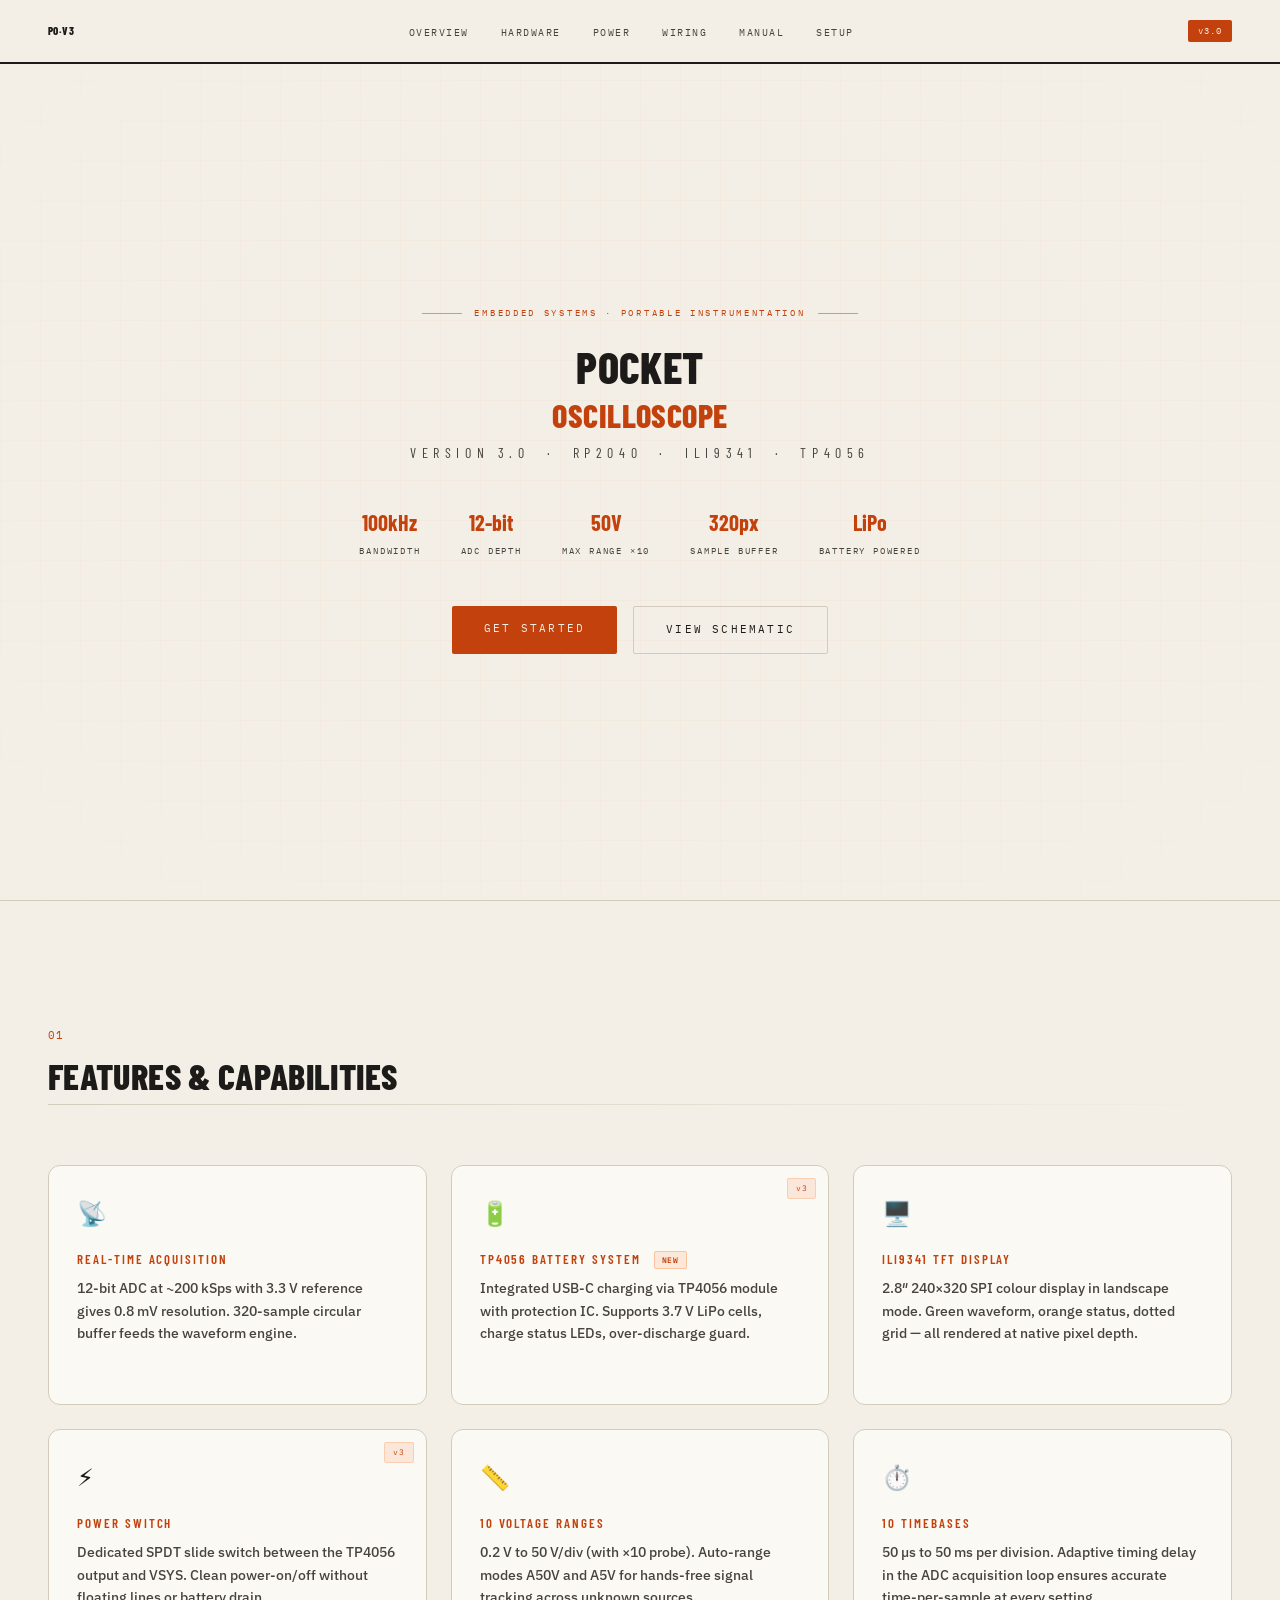
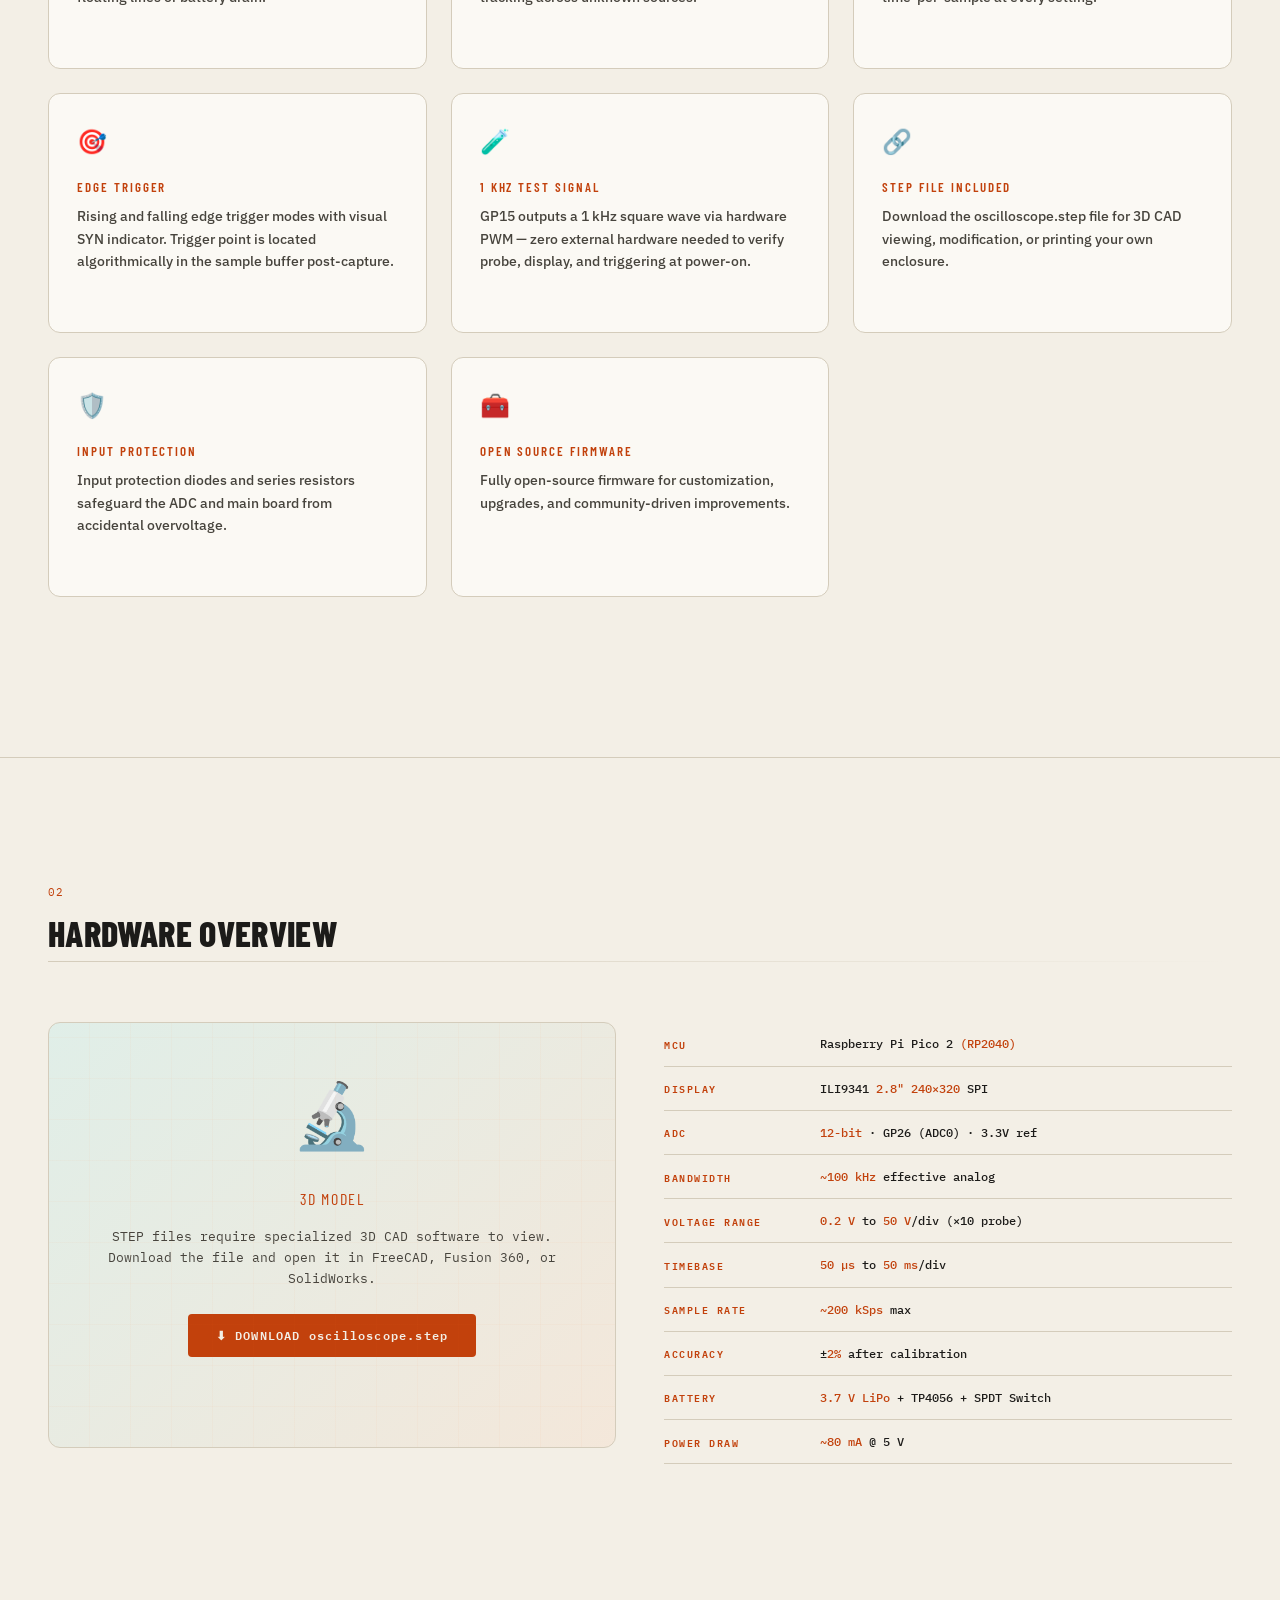
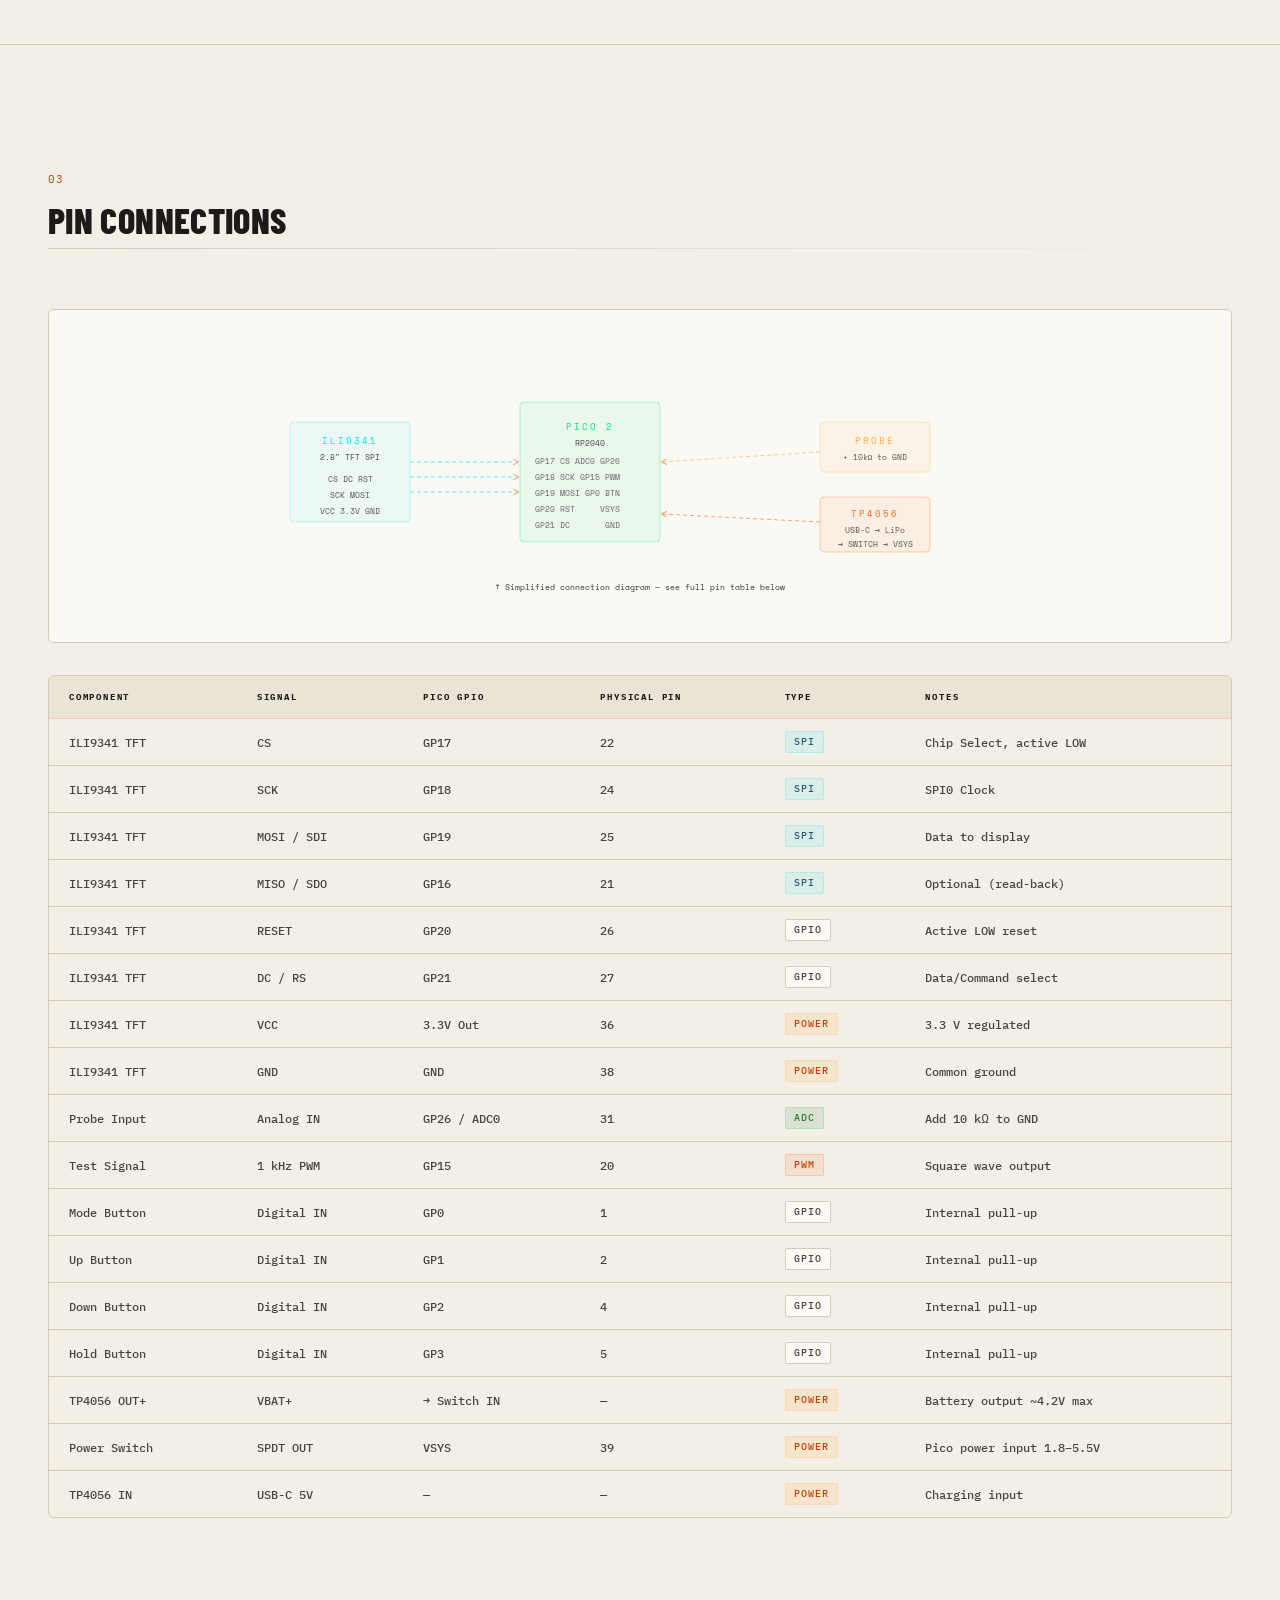
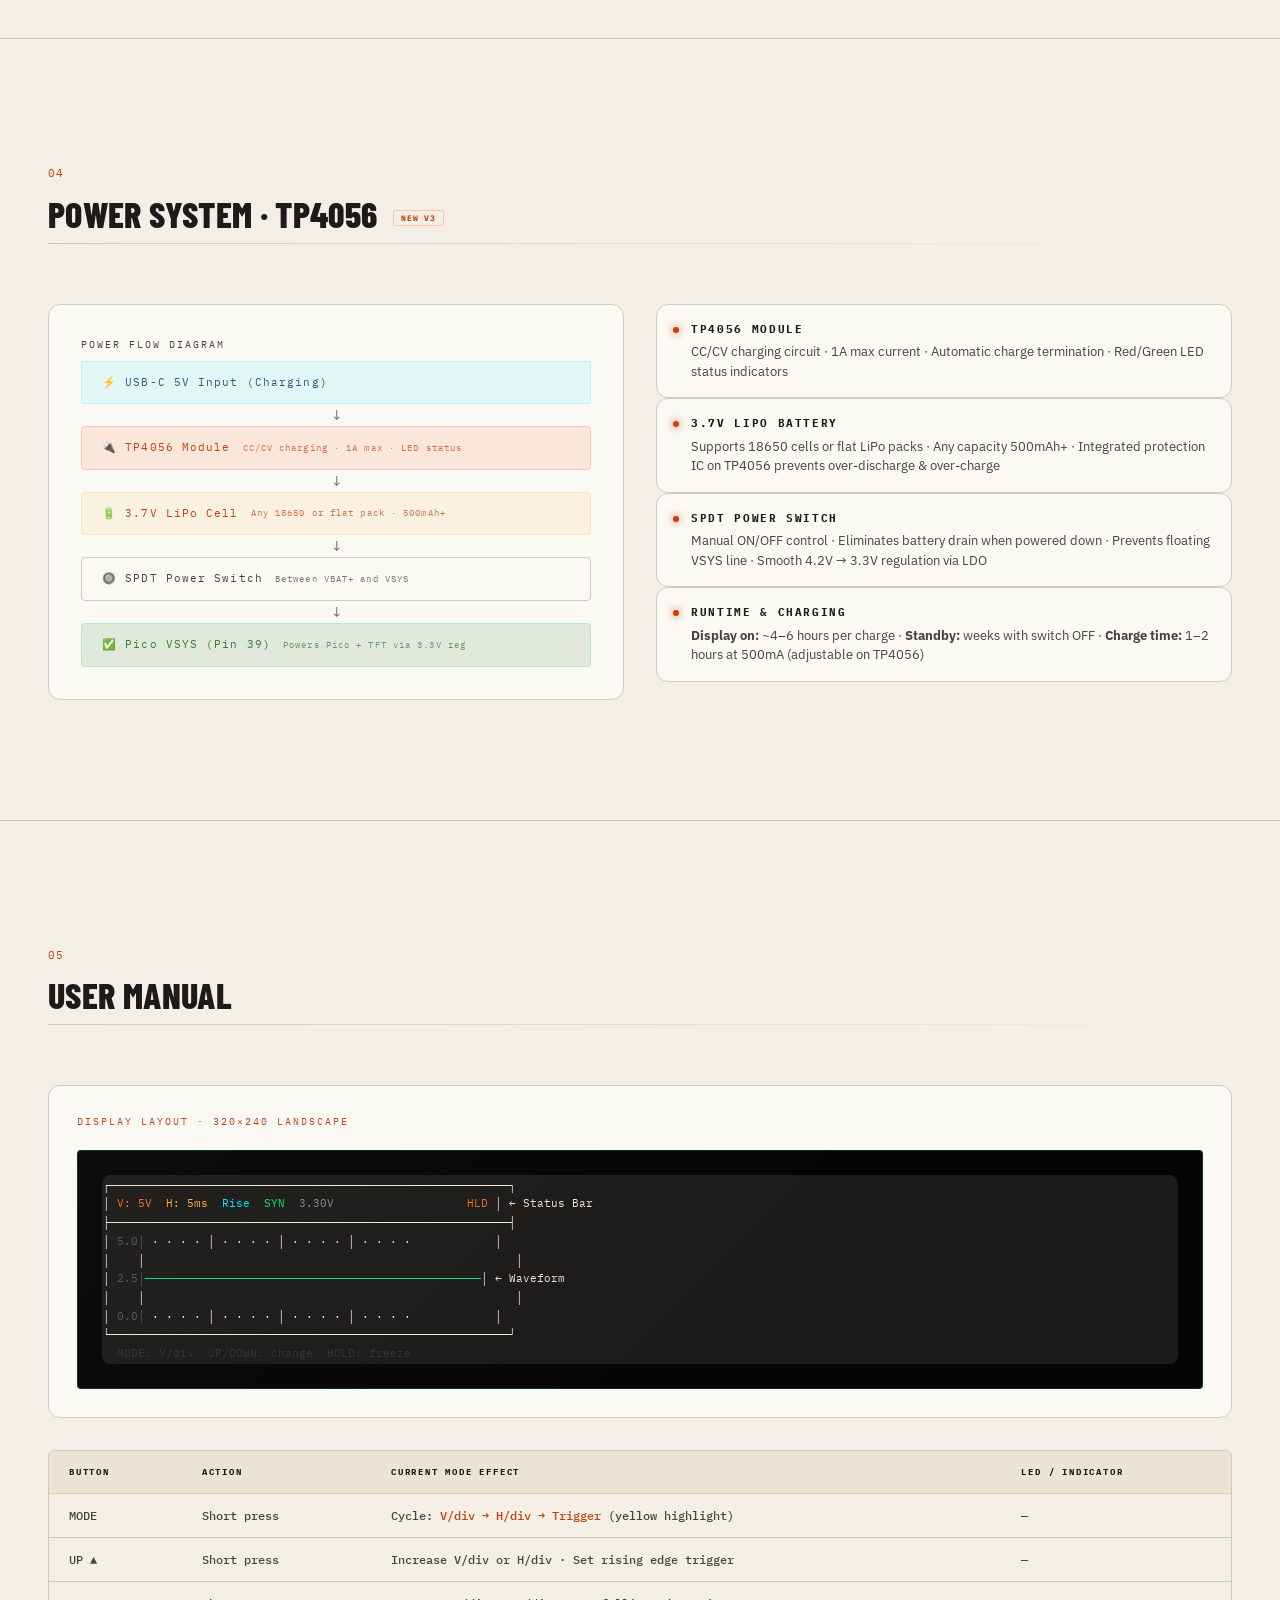
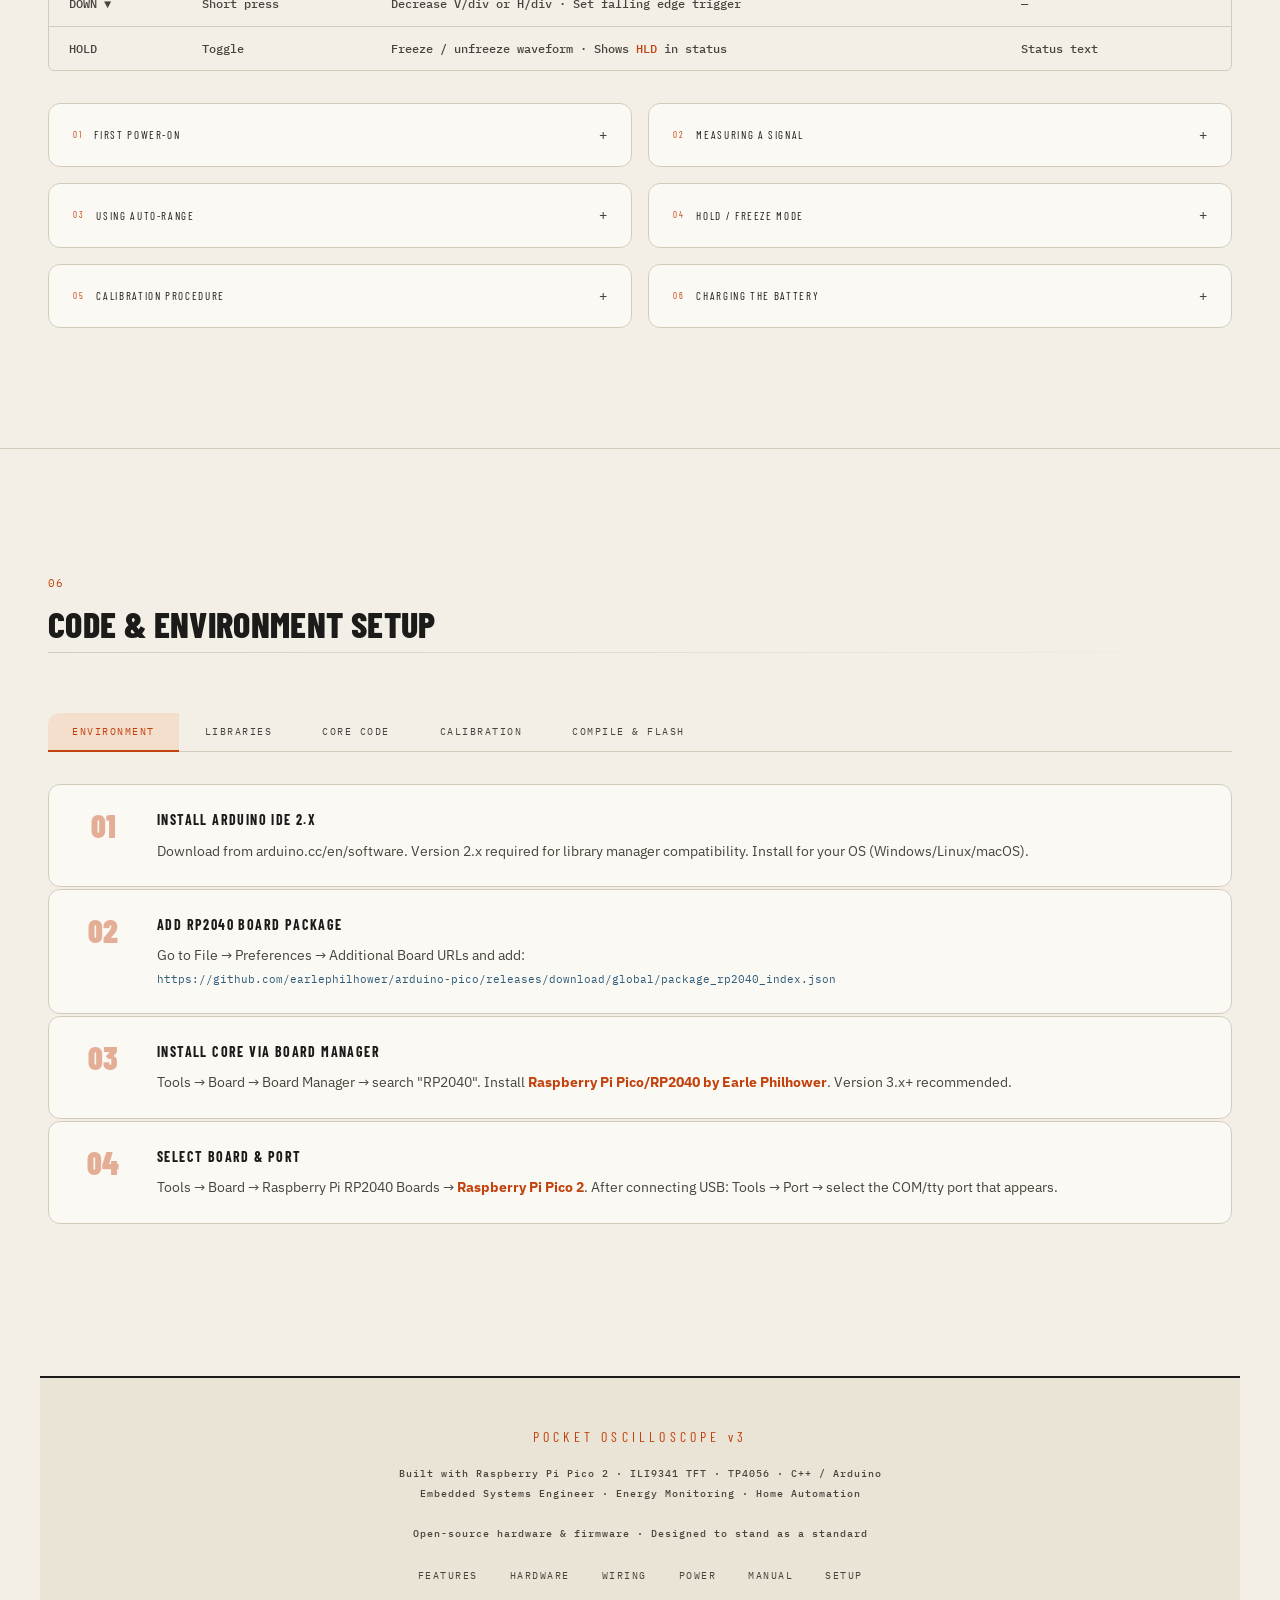
<file: project-8.html>
<!DOCTYPE html>
<html lang="en">
<head>
<meta charset="UTF-8">
<meta name="viewport" content="width=device-width, initial-scale=1.0">
<title>Pocket Oscilloscope v3 — Portfolio</title>
<link rel="preconnect" href="https://fonts.googleapis.com">
<link href="https://fonts.googleapis.com/css2?family=Space+Mono:ital,wght@0,400;0,700;1,400&family=Rajdhani:wght@300;400;500;600;700&family=Orbitron:wght@400;500;700;900&display=swap" rel="stylesheet">
<style>
  :root {
    --void: #020202;
    --deep: #070708;
    --surface: #0d0d0f;
    --glass: rgba(255,255,255,0.035);
    --glass-border: rgba(255,255,255,0.07);
    --glass-hover: rgba(255,255,255,0.06);
    --orange: #ff6a1a;
    --orange-dim: rgba(255,106,26,0.15);
    --orange-glow: rgba(255,106,26,0.35);
    --amber: #ffab40;
    --green: #00e676;
    --green-dim: rgba(0,230,118,0.12);
    --cyan: #00e5ff;
    --cyan-dim: rgba(0,229,255,0.1);
    --text: #e8e8e8;
    --text-dim: #666;
    --text-muted: #333;
    --mono: 'Space Mono', monospace;
    --display: 'Orbitron', monospace;
    --body: 'Rajdhani', sans-serif;
  }

  *, *::before, *::after { box-sizing: border-box; margin: 0; padding: 0; }

  html { scroll-behavior: smooth; }

  body {
    background: var(--void);
    color: var(--text);
    font-family: var(--body);
    font-size: 16px;
    line-height: 1.6;
    overflow-x: hidden;
  }

  /* ── NOISE TEXTURE OVERLAY ── */
  body::before {
    content: '';
    position: fixed;
    inset: 0;
    background-image: url("data:image/svg+xml,%3Csvg viewBox='0 0 256 256' xmlns='http://www.w3.org/2000/svg'%3E%3Cfilter id='n'%3E%3CfeTurbulence type='fractalNoise' baseFrequency='0.9' numOctaves='4' stitchTiles='stitch'/%3E%3C/filter%3E%3Crect width='100%25' height='100%25' filter='url(%23n)' opacity='0.04'/%3E%3C/svg%3E");
    pointer-events: none;
    z-index: 999;
    opacity: 0.6;
  }

  /* ── SCROLLBAR ── */
  ::-webkit-scrollbar { width: 2px; }
  ::-webkit-scrollbar-track { background: var(--void); }
  ::-webkit-scrollbar-thumb { background: var(--orange); border-radius: 1px; }

  /* ── NAV ── */
  nav {
    position: fixed;
    top: 0; left: 0; right: 0;
    z-index: 100;
    display: flex;
    align-items: center;
    justify-content: space-between;
    padding: 18px 48px;
    background: rgba(2,2,2,0.85);
    backdrop-filter: blur(24px);
    border-bottom: 1px solid var(--glass-border);
  }

  .nav-logo {
    font-family: var(--display);
    font-size: 11px;
    letter-spacing: 0.25em;
    color: var(--orange);
    text-transform: uppercase;
  }

  .nav-links {
    display: flex;
    gap: 32px;
    list-style: none;
  }

  .nav-links a {
    font-family: var(--mono);
    font-size: 10px;
    letter-spacing: 0.15em;
    color: var(--text-dim);
    text-decoration: none;
    text-transform: uppercase;
    transition: color 0.2s;
  }

  .nav-links a:hover { color: var(--orange); }

  .nav-badge {
    font-family: var(--mono);
    font-size: 9px;
    letter-spacing: 0.1em;
    color: var(--void);
    background: var(--orange);
    padding: 4px 10px;
    border-radius: 2px;
  }

  /* ── HERO ── */
  #hero {
    position: relative;
    min-height: 100vh;
    display: flex;
    flex-direction: column;
    align-items: center;
    justify-content: center;
    padding: 120px 48px 80px;
    overflow: hidden;
  }

  .hero-grid-bg {
    position: absolute;
    inset: 0;
    background-image:
      linear-gradient(rgba(255,106,26,0.04) 1px, transparent 1px),
      linear-gradient(90deg, rgba(255,106,26,0.04) 1px, transparent 1px);
    background-size: 40px 40px;
    mask-image: radial-gradient(ellipse 80% 80% at 50% 50%, black 30%, transparent 100%);
  }

  .hero-glow {
    position: absolute;
    width: 600px; height: 600px;
    background: radial-gradient(circle, rgba(255,106,26,0.08) 0%, transparent 70%);
    top: 50%; left: 50%;
    transform: translate(-50%, -50%);
    pointer-events: none;
  }

  .hero-tag {
    font-family: var(--mono);
    font-size: 10px;
    letter-spacing: 0.3em;
    color: var(--orange);
    text-transform: uppercase;
    margin-bottom: 24px;
    display: flex;
    align-items: center;
    gap: 12px;
  }

  .hero-tag::before, .hero-tag::after {
    content: '';
    height: 1px;
    width: 40px;
    background: var(--orange);
    opacity: 0.5;
  }

  .hero-title {
    font-family: var(--display);
    font-size: clamp(32px, 6vw, 72px);
    font-weight: 900;
    letter-spacing: 0.05em;
    text-align: center;
    line-height: 1.05;
    margin-bottom: 8px;
  }

  .hero-title .highlight {
    -webkit-text-stroke: 1px var(--orange);
    color: transparent;
  }

  .hero-sub {
    font-family: var(--display);
    font-size: clamp(12px, 2vw, 18px);
    letter-spacing: 0.4em;
    color: var(--text-dim);
    text-align: center;
    margin-bottom: 40px;
    text-transform: uppercase;
  }

  /* ── WAVEFORM ANIMATION ── */
  .waveform-container {
    width: 100%;
    max-width: 700px;
    height: 120px;
    margin: 0 auto 48px;
    position: relative;
    border: 1px solid var(--glass-border);
    background: var(--glass);
    backdrop-filter: blur(12px);
    border-radius: 4px;
    overflow: hidden;
  }

  .waveform-container::before {
    content: 'LIVE · SIG IN';
    position: absolute;
    top: 8px; left: 12px;
    font-family: var(--mono);
    font-size: 8px;
    letter-spacing: 0.2em;
    color: var(--green);
  }

  .waveform-container::after {
    content: '5V/div · 1ms/div';
    position: absolute;
    top: 8px; right: 12px;
    font-family: var(--mono);
    font-size: 8px;
    letter-spacing: 0.1em;
    color: var(--text-dim);
  }

  .wave-svg {
    width: 100%; height: 100%;
    position: absolute;
  }

  .wave-line {
    fill: none;
    stroke: var(--green);
    stroke-width: 1.5;
    filter: drop-shadow(0 0 4px var(--green));
    animation: wave-scroll 3s linear infinite;
  }

  .wave-line-2 {
    fill: none;
    stroke: var(--orange);
    stroke-width: 1;
    opacity: 0.4;
    filter: drop-shadow(0 0 3px var(--orange));
    animation: wave-scroll 3s linear infinite reverse;
  }

  @keyframes wave-scroll {
    from { transform: translateX(0); }
    to { transform: translateX(-50%); }
  }

  .grid-line-h {
    stroke: rgba(255,255,255,0.05);
    stroke-width: 1;
    stroke-dasharray: 4 4;
  }

  .hero-stats {
    display: flex;
    gap: 40px;
    flex-wrap: wrap;
    justify-content: center;
    margin-bottom: 48px;
  }

  .stat-chip {
    display: flex;
    flex-direction: column;
    align-items: center;
    gap: 4px;
  }

  .stat-val {
    font-family: var(--display);
    font-size: 22px;
    font-weight: 700;
    color: var(--orange);
  }

  .stat-label {
    font-family: var(--mono);
    font-size: 9px;
    letter-spacing: 0.2em;
    color: var(--text-dim);
    text-transform: uppercase;
  }

  .hero-cta {
    display: flex;
    gap: 16px;
    flex-wrap: wrap;
    justify-content: center;
  }

  .btn-primary {
    font-family: var(--mono);
    font-size: 11px;
    letter-spacing: 0.2em;
    text-transform: uppercase;
    text-decoration: none;
    padding: 14px 32px;
    background: var(--orange);
    color: var(--void);
    border: none;
    cursor: pointer;
    border-radius: 2px;
    transition: all 0.2s;
  }

  .btn-primary:hover {
    background: var(--amber);
    box-shadow: 0 0 30px var(--orange-glow);
  }

  .btn-outline {
    font-family: var(--mono);
    font-size: 11px;
    letter-spacing: 0.2em;
    text-transform: uppercase;
    text-decoration: none;
    padding: 14px 32px;
    background: transparent;
    color: var(--text);
    border: 1px solid var(--glass-border);
    cursor: pointer;
    border-radius: 2px;
    transition: all 0.2s;
  }

  .btn-outline:hover {
    border-color: var(--orange);
    color: var(--orange);
  }

  /* ── SECTION COMMON ── */
  section {
    padding: 100px 48px;
    max-width: 1200px;
    margin: 0 auto;
  }

  .section-header {
    display: flex;
    align-items: baseline;
    gap: 20px;
    margin-bottom: 60px;
  }

  .section-num {
    font-family: var(--mono);
    font-size: 11px;
    color: var(--orange);
    letter-spacing: 0.1em;
  }

  .section-title {
    font-family: var(--display);
    font-size: clamp(20px, 3vw, 36px);
    font-weight: 700;
    letter-spacing: 0.08em;
    text-transform: uppercase;
    color: var(--ind-ink);
  }

  .section-line {
    flex: 1;
    height: 1px;
    background: linear-gradient(90deg, var(--glass-border), transparent);
  }

  /* ── GLASS CARD ── */
  .glass-card {
    background: var(--glass);
    border: 1px solid var(--glass-border);
    backdrop-filter: blur(20px);
    border-radius: 6px;
    padding: 28px;
    transition: all 0.3s;
    position: relative;
    overflow: hidden;
  }

  .glass-card::before {
    content: '';
    position: absolute;
    inset: 0;
    background: linear-gradient(135deg, rgba(255,255,255,0.03) 0%, transparent 60%);
    pointer-events: none;
  }

  .glass-card:hover {
    background: var(--glass-hover);
    border-color: rgba(255,106,26,0.25);
    box-shadow: 0 0 40px rgba(255,106,26,0.05);
    transform: translateY(-2px);
  }

  /* ── FEATURES GRID ── */
  .features-grid {
    display: grid !important;
    grid-template-columns: repeat(auto-fit, minmax(280px, 1fr)) !important;
    gap: 24px;
    margin-bottom: 40px;
    width: 100%;
    opacity: 1 !important;
    visibility: visible !important;
  }

  .feature-card {
    background: var(--glass);
    border: 1px solid var(--glass-border);
    border-radius: 6px;
    padding: 28px;
    transition: all 0.3s;
    position: relative;
    overflow: hidden;
    display: flex !important;
    flex-direction: column;
    gap: 12px;
    min-height: 240px;
    opacity: 1 !important;
    visibility: visible !important;
  }

  .feature-card:hover {
    border-color: rgba(255,106,26,0.3);
    background: var(--glass-hover);
    transform: translateY(-3px);
    box-shadow: 0 8px 32px rgba(0,0,0,0.4);
  }

  .feature-icon {
    font-size: 24px;
    margin-bottom: 16px;
    display: block;
  }

  .feature-title {
    font-family: var(--display);
    font-size: 13px;
    letter-spacing: 0.15em;
    color: var(--ind-orange);
    text-transform: uppercase;
    margin-bottom: 8px;
    font-weight: 600;
    display: block !important;
    opacity: 1 !important;
  }

  .feature-desc {
    font-family: var(--body);
    font-size: 14px;
    color: var(--ind-ink-2);
    line-height: 1.6;
    font-weight: 500;
    display: block !important;
    opacity: 1 !important;
    visibility: visible !important;
  }

  .feature-badge {
    position: absolute;
    top: 12px; right: 12px;
    font-family: var(--mono);
    font-size: 8px;
    letter-spacing: 0.1em;
    padding: 3px 8px;
    background: var(--orange-dim);
    color: var(--orange);
    border: 1px solid rgba(255,106,26,0.2);
    border-radius: 2px;
  }

  /* ── 3D MODEL PLACEHOLDER ── */
  .model-showcase {
    display: grid;
    grid-template-columns: 1fr 1fr;
    gap: 48px;
    align-items: start;
    margin-bottom: 60px;
  }

  @media (max-width: 768px) {
    .model-showcase {
      grid-template-columns: 1fr;
      gap: 32px;
    }
  }

  .model-frame {
    aspect-ratio: 4/3;
    background: var(--glass);
    border: 1px solid var(--glass-border);
    border-radius: 8px;
    display: flex;
    flex-direction: column;
    align-items: center;
    justify-content: center;
    gap: 16px;
    position: relative;
    overflow: hidden;
    min-height: 400px;
  }

  .model-frame::before {
    content: '';
    position: absolute;
    inset: 0;
    background:
      repeating-linear-gradient(0deg, transparent, transparent 40px, rgba(255,106,26,0.03) 40px, rgba(255,106,26,0.03) 41px),
      repeating-linear-gradient(90deg, transparent, transparent 40px, rgba(255,106,26,0.03) 40px, rgba(255,106,26,0.03) 41px);
  }

  .model-placeholder-icon {
    width: 80px; height: 80px;
    border: 2px solid var(--glass-border);
    border-radius: 50%;
    display: flex;
    align-items: center;
    justify-content: center;
    font-size: 32px;
    animation: rotate-slow 8s linear infinite;
    position: relative;
    z-index: 1;
  }

  @keyframes rotate-slow {
    from { transform: rotate(0deg); }
    to { transform: rotate(360deg); }
  }

  .model-label {
    font-family: var(--mono);
    font-size: 10px;
    letter-spacing: 0.2em;
    color: var(--text-dim);
    text-align: center;
    position: relative;
    z-index: 1;
  }

  .model-upload-note {
    font-family: var(--mono);
    font-size: 9px;
    letter-spacing: 0.1em;
    color: var(--orange);
    padding: 8px 16px;
    border: 1px dashed rgba(255,106,26,0.4);
    border-radius: 2px;
    position: relative;
    z-index: 1;
  }

  .device-specs {
    display: flex;
    flex-direction: column;
    gap: 16px;
  }

  .spec-row {
    display: flex;
    align-items: center;
    gap: 16px;
    padding: 12px 0;
    border-bottom: 1px solid var(--glass-border);
  }

  .spec-key {
    font-family: var(--mono);
    font-size: 10px;
    letter-spacing: 0.15em;
    color: var(--ind-orange);
    text-transform: uppercase;
    min-width: 140px;
    font-weight: 600;
  }

  .spec-val {
    font-family: var(--mono);
    font-size: 12px;
    color: var(--ind-ink);
    font-weight: 500;
  }

  .spec-val .accent { color: var(--orange); }

  /* ── PIN TABLE ── */
  .pin-table-wrapper {
    overflow-x: auto;
    border: 1px solid var(--glass-border);
    border-radius: 6px;
  }

  table {
    width: 100%;
    border-collapse: collapse;
  }

  thead tr {
    background: rgba(255,106,26,0.08);
    border-bottom: 1px solid rgba(255,106,26,0.2);
  }

  th {
    font-family: var(--mono);
    font-size: 9px;
    letter-spacing: 0.2em;
    color: var(--orange);
    text-transform: uppercase;
    padding: 14px 20px;
    text-align: left;
  }

  td {
    font-family: var(--mono);
    font-size: 12px;
    color: var(--ind-ink-2);
    padding: 12px 20px;
    border-bottom: 1px solid var(--glass-border);
    font-weight: 500;
  }

  tr:last-child td { border-bottom: none; }

  tr:hover td {
    background: var(--glass);
    color: var(--text);
  }

  .pin-badge {
    display: inline-block;
    padding: 2px 8px;
    border-radius: 2px;
    font-size: 10px;
    letter-spacing: 0.1em;
  }

  .pin-badge.power { background: rgba(255,171,64,0.15); color: var(--amber); border: 1px solid rgba(255,171,64,0.2); }
  .pin-badge.spi { background: rgba(0,229,255,0.1); color: var(--cyan); border: 1px solid rgba(0,229,255,0.2); }
  .pin-badge.gpio { background: var(--glass); color: var(--text-dim); border: 1px solid var(--glass-border); }
  .pin-badge.adc { background: var(--green-dim); color: var(--green); border: 1px solid rgba(0,230,118,0.2); }
  .pin-badge.pwm { background: var(--orange-dim); color: var(--orange); border: 1px solid rgba(255,106,26,0.2); }

  /* ── BATTERY SECTION ── */
  .battery-layout {
    display: grid;
    grid-template-columns: 1fr 1fr;
    gap: 32px;
  }

  .battery-diagram {
    background: var(--glass);
    border: 1px solid var(--glass-border);
    border-radius: 6px;
    padding: 32px;
    display: flex;
    flex-direction: column;
    gap: 20px;
  }

  .batt-flow {
    display: flex;
    flex-direction: column;
    gap: 4px;
  }

  .batt-block {
    padding: 12px 20px;
    border-radius: 4px;
    display: flex;
    align-items: center;
    gap: 12px;
    font-family: var(--mono);
    font-size: 11px;
    letter-spacing: 0.1em;
  }

  .batt-block.usbc { background: rgba(0,229,255,0.1); border: 1px solid rgba(0,229,255,0.2); color: var(--cyan); }
  .batt-block.tp4056 { background: var(--orange-dim); border: 1px solid rgba(255,106,26,0.25); color: var(--orange); }
  .batt-block.lipo { background: rgba(255,171,64,0.1); border: 1px solid rgba(255,171,64,0.2); color: var(--amber); }
  .batt-block.switch { background: var(--glass); border: 1px solid var(--glass-border); color: var(--text-dim); }
  .batt-block.pico { background: var(--green-dim); border: 1px solid rgba(0,230,118,0.2); color: var(--green); }

  .flow-arrow {
    text-align: center;
    color: var(--text-muted);
    font-size: 14px;
    line-height: 1;
  }

  .batt-specs-list {
    display: flex;
    flex-direction: column;
    gap: 12px;
  }

  .batt-spec-item {
    display: flex;
    align-items: flex-start;
    gap: 12px;
    padding: 16px;
    background: var(--glass);
    border: 1px solid var(--glass-border);
    border-radius: 4px;
  }

  .batt-spec-dot {
    width: 6px; height: 6px;
    border-radius: 50%;
    background: var(--orange);
    margin-top: 6px;
    flex-shrink: 0;
    box-shadow: 0 0 8px var(--orange);
  }

  .batt-spec-content h4 {
    font-family: var(--mono);
    font-size: 11px;
    letter-spacing: 0.15em;
    color: var(--text);
    text-transform: uppercase;
    margin-bottom: 4px;
  }

  .batt-spec-content p {
    font-size: 13px;
    color: var(--text-dim);
    line-height: 1.5;
  }

  /* ── CODE BLOCKS ── */
  .code-block {
    background: #0a0a0b;
    border: 1px solid var(--glass-border);
    border-left: 3px solid var(--orange);
    border-radius: 4px;
    padding: 24px;
    overflow-x: auto;
    position: relative;
    margin: 16px 0;
  }

  .code-block::before {
    content: attr(data-lang);
    position: absolute;
    top: 8px; right: 16px;
    font-family: var(--mono);
    font-size: 9px;
    letter-spacing: 0.2em;
    color: var(--text-muted);
    text-transform: uppercase;
  }

  .code-block pre {
    font-family: var(--mono);
    font-size: 12px;
    line-height: 1.8;
    color: #8a8a8a;
    white-space: pre-wrap;
  }

  .code-block .kw { color: var(--orange); }
  .code-block .cm { color: #444; font-style: italic; }
  .code-block .str { color: var(--green); }
  .code-block .num { color: var(--cyan); }
  .code-block .fn { color: var(--amber); }
  .code-block .var { color: #c0c0c0; }

  /* ── STEPS ── */
  .steps-grid {
    display: flex;
    flex-direction: column;
    gap: 2px;
  }

  .step-item {
    display: grid;
    grid-template-columns: 60px 1fr;
    gap: 24px;
    align-items: start;
    padding: 24px;
    background: var(--glass);
    border: 1px solid var(--glass-border);
    border-radius: 4px;
    transition: all 0.3s;
  }

  .step-item:hover {
    background: var(--glass-hover);
    border-color: rgba(255,106,26,0.2);
  }

  .step-num {
    font-family: var(--display);
    font-size: 32px;
    font-weight: 900;
    color: var(--orange);
    opacity: 0.4;
    line-height: 1;
    text-align: center;
  }

  .step-content h4 {
    font-family: var(--display);
    font-size: 14px;
    letter-spacing: 0.1em;
    color: var(--text);
    margin-bottom: 8px;
    text-transform: uppercase;
  }

  .step-content p {
    font-size: 14px;
    color: var(--text-dim);
    line-height: 1.6;
  }

  /* ── MANUAL ACCORDION ── */
  .manual-grid {
    display: grid;
    grid-template-columns: 1fr 1fr;
    gap: 16px;
  }

  .manual-card {
    background: var(--glass);
    border: 1px solid var(--glass-border);
    border-radius: 6px;
    overflow: hidden;
  }

  .manual-header {
    padding: 20px 24px;
    display: flex;
    align-items: center;
    justify-content: space-between;
    cursor: pointer;
    user-select: none;
    transition: background 0.2s;
  }

  .manual-header:hover { background: var(--glass-hover); }

  .manual-title {
    font-family: var(--display);
    font-size: 11px;
    letter-spacing: 0.15em;
    color: var(--text);
    text-transform: uppercase;
    display: flex;
    align-items: center;
    gap: 12px;
  }

  .manual-title .num {
    font-size: 9px;
    color: var(--orange);
  }

  .manual-toggle {
    font-family: var(--mono);
    font-size: 14px;
    color: var(--text-dim);
    transition: transform 0.3s;
  }

  .manual-body {
    padding: 0 24px;
    max-height: 0;
    overflow: hidden;
    transition: max-height 0.4s ease, padding 0.3s;
    font-size: 13px;
    color: var(--ind-ink-2);
    line-height: 1.8;
    font-weight: 500;
  }

  .manual-body.open {
    max-height: 400px;
    padding: 0 24px 20px;
  }

  .manual-body ul {
    list-style: none;
    display: flex;
    flex-direction: column;
    gap: 8px;
  }

  .manual-body ul li {
    padding-left: 16px;
    position: relative;
  }

  .manual-body ul li::before {
    content: '›';
    position: absolute;
    left: 0;
    color: var(--orange);
  }

  /* ── WARNING / NOTE BOXES ── */
  .note-box {
    display: flex;
    gap: 16px;
    padding: 16px 20px;
    border-radius: 4px;
    margin: 16px 0;
    font-size: 13px;
    line-height: 1.6;
  }

  .note-box.warning {
    background: rgba(255,171,64,0.08);
    border: 1px solid rgba(255,171,64,0.2);
    color: var(--amber);
  }

  .note-box.info {
    background: var(--cyan-dim);
    border: 1px solid rgba(0,229,255,0.15);
    color: var(--cyan);
  }

  .note-box.success {
    background: var(--green-dim);
    border: 1px solid rgba(0,230,118,0.2);
    color: var(--green);
  }

  .note-icon {
    font-size: 16px;
    flex-shrink: 0;
    margin-top: 2px;
  }

  /* ── ENVIRONMENT SETUP TABS ── */
  .tab-container { }

  .tab-nav {
    display: flex;
    gap: 2px;
    margin-bottom: 0;
    border-bottom: 1px solid var(--glass-border);
  }

  .tab-btn {
    font-family: var(--mono);
    font-size: 10px;
    letter-spacing: 0.15em;
    text-transform: uppercase;
    padding: 12px 24px;
    background: transparent;
    color: var(--text-dim);
    border: none;
    cursor: pointer;
    transition: all 0.2s;
    border-bottom: 2px solid transparent;
    margin-bottom: -1px;
  }

  .tab-btn:hover { color: var(--text); }
  .tab-btn.active {
    color: var(--orange);
    border-bottom-color: var(--orange);
    background: var(--orange-dim);
  }

  .tab-content {
    display: none;
    padding: 32px 0;
    animation: fade-in 0.3s ease;
  }

  .tab-content.active { display: block; }

  @keyframes fade-in {
    from { opacity: 0; transform: translateY(8px); }
    to { opacity: 1; transform: translateY(0); }
  }

  /* ── WIRING DIAGRAM ── */
  .wiring-svg-wrapper {
    background: var(--glass);
    border: 1px solid var(--glass-border);
    border-radius: 6px;
    padding: 32px;
    overflow-x: auto;
  }

  /* ── FOOTER ── */
  footer {
    border-top: 1px solid var(--glass-border);
    padding: 48px;
    text-align: center;
    max-width: 1200px;
    margin: 0 auto;
  }

  .footer-logo {
    font-family: var(--display);
    font-size: 14px;
    letter-spacing: 0.3em;
    color: var(--orange);
    margin-bottom: 16px;
  }

  .footer-text {
    font-family: var(--mono);
    font-size: 10px;
    letter-spacing: 0.1em;
    color: var(--ind-ink-2);
    line-height: 2;
    font-weight: 500;
  }

  .footer-links {
    display: flex;
    gap: 32px;
    justify-content: center;
    margin-top: 24px;
    flex-wrap: wrap;
  }

  .footer-links a {
    font-family: var(--mono);
    font-size: 10px;
    letter-spacing: 0.15em;
    color: var(--text-dim);
    text-decoration: none;
    text-transform: uppercase;
    transition: color 0.2s;
  }

  .footer-links a:hover { color: var(--orange); }

  /* ── FULL SECTION WRAPPERS ── */
  .full-section {
    padding: 120px 0;
    border-top: 1px solid var(--glass-border);
    width: 100%;
    display: block !important;
    opacity: 1 !important;
    visibility: visible !important;
  }

  .full-section .inner {
    max-width: 1280px;
    margin: 0 auto;
    padding: 0 48px;
    width: 100%;
  }

  /* ── ANIMATED ENTRY ── */
  .fade-up {
    opacity: 1 !important;
    transform: translateY(0) !important;
    transition: opacity 0.7s ease, transform 0.7s ease;
    visibility: visible !important;
    display: block !important;
  }

  .fade-up.visible {
    opacity: 1 !important;
    transform: translateY(0) !important;
    visibility: visible !important;
  }

  /* ── RESPONSIVE ── */
  @media (max-width: 768px) {
    nav { padding: 14px 20px; }
    .nav-links { display: none; }
    section, .full-section .inner { padding: 0 20px; }
    .full-section { padding: 60px 0; }
    #hero { padding: 100px 20px 60px; }
    .model-showcase, .battery-layout, .manual-grid { grid-template-columns: 1fr; }
    .features-grid { grid-template-columns: 1fr; gap: 16px; }
    .hero-stats { gap: 20px; }
  }

  /* ── CUSTOM HIGHLIGHT ── */
  .tag-new {
    font-family: var(--mono);
    font-size: 8px;
    letter-spacing: 0.1em;
    padding: 2px 7px;
    background: var(--orange-dim);
    color: var(--orange);
    border: 1px solid rgba(255,106,26,0.3);
    border-radius: 2px;
    vertical-align: middle;
    margin-left: 8px;
  }

  .divider {
    height: 1px;
    background: linear-gradient(90deg, transparent, var(--glass-border), transparent);
    margin: 60px 0;
  }
</style>
  <link href="https://fonts.googleapis.com/css2?family=Barlow+Condensed:wght@600;700;800&family=IBM+Plex+Mono:wght@400;500;600&family=IBM+Plex+Sans:wght@400;500;600;700&display=swap" rel="stylesheet"/>
  <link rel="stylesheet" href="theme.css">
  <script src="theme.js"></script>
</head>
<body>

<!-- NAV -->
<nav>
  <div class="nav-logo">PO·V3</div>
  <ul class="nav-links">
    <li><a href="#overview">Overview</a></li>
    <li><a href="#hardware">Hardware</a></li>
    <li><a href="#power">Power</a></li>
    <li><a href="#wiring">Wiring</a></li>
    <li><a href="#manual">Manual</a></li>
    <li><a href="#setup">Setup</a></li>
  </ul>
  <div class="nav-badge">v3.0</div>
</nav>

<!-- HERO -->
<section id="hero" style="max-width:100%; padding-top:140px;">
  <div class="hero-grid-bg"></div>
  <div class="hero-glow"></div>


  <div class="hero-tag" style="font-size:9px;">Embedded Systems · Portable Instrumentation</div>
  <h1 class="hero-title" style="font-size:clamp(24px,4vw,44px);">
    POCKET<br><span class="highlight" style="font-size:clamp(20px,3vw,32px);">OSCILLOSCOPE</span>
  </h1>
  <p class="hero-sub" style="font-size:clamp(10px,1.5vw,14px);">Version 3.0 &nbsp;·&nbsp; RP2040 &nbsp;·&nbsp; ILI9341 &nbsp;·&nbsp; TP4056</p>

  <div class="hero-stats">
    <div class="stat-chip">
      <span class="stat-val">100kHz</span>
      <span class="stat-label">Bandwidth</span>
    </div>
    <div class="stat-chip">
      <span class="stat-val">12-bit</span>
      <span class="stat-label">ADC Depth</span>
    </div>
    <div class="stat-chip">
      <span class="stat-val">50V</span>
      <span class="stat-label">Max Range ×10</span>
    </div>
    <div class="stat-chip">
      <span class="stat-val">320px</span>
      <span class="stat-label">Sample Buffer</span>
    </div>
    <div class="stat-chip">
      <span class="stat-val">LiPo</span>
      <span class="stat-label">Battery Powered</span>
    </div>
  </div>

  <div class="hero-cta">
    <a href="#setup" class="btn-primary">Get Started</a>
    <a href="#hardware" class="btn-outline">View Schematic</a>
  </div>
</section>

<!-- OVERVIEW / FEATURES -->
<div class="full-section" id="overview">
<div class="inner">
  <div class="section-header fade-up">
    <span class="section-num">01</span>
    <h2 class="section-title">Features & Capabilities</h2>
    <div class="section-line"></div>
  </div>

  <div class="features-grid" style="display: grid; grid-template-columns: repeat(auto-fit, minmax(280px, 1fr)); gap: 24px; margin-bottom: 40px;">
    <div class="feature-card fade-up">
      <span class="feature-icon">📡</span>
      <div class="feature-title">Real-Time Acquisition</div>
      <p class="feature-desc">12-bit ADC at ~200 kSps with 3.3 V reference gives 0.8 mV resolution. 320-sample circular buffer feeds the waveform engine.</p>
    </div>
    <div class="feature-card fade-up">
      <span class="feature-icon">🔋</span>
      <div class="feature-title">TP4056 Battery System <span class="tag-new">NEW</span></div>
      <p class="feature-desc">Integrated USB-C charging via TP4056 module with protection IC. Supports 3.7 V LiPo cells, charge status LEDs, over-discharge guard.</p>
      <div class="feature-badge">v3</div>
    </div>
    <div class="feature-card fade-up">
      <span class="feature-icon">🖥️</span>
      <div class="feature-title">ILI9341 TFT Display</div>
      <p class="feature-desc">2.8″ 240×320 SPI colour display in landscape mode. Green waveform, orange status, dotted grid — all rendered at native pixel depth.</p>
    </div>
    <div class="feature-card fade-up">
      <span class="feature-icon">⚡</span>
      <div class="feature-title">Power Switch</div>
      <p class="feature-desc">Dedicated SPDT slide switch between the TP4056 output and VSYS. Clean power-on/off without floating lines or battery drain.</p>
      <div class="feature-badge">v3</div>
    </div>
    <div class="feature-card fade-up">
      <span class="feature-icon">📏</span>
      <div class="feature-title">10 Voltage Ranges</div>
      <p class="feature-desc">0.2 V to 50 V/div (with ×10 probe). Auto-range modes A50V and A5V for hands-free signal tracking across unknown sources.</p>
    </div>
    <div class="feature-card fade-up">
      <span class="feature-icon">⏱️</span>
      <div class="feature-title">10 Timebases</div>
      <p class="feature-desc">50 µs to 50 ms per division. Adaptive timing delay in the ADC acquisition loop ensures accurate time-per-sample at every setting.</p>
    </div>
    <div class="feature-card fade-up">
      <span class="feature-icon">🎯</span>
      <div class="feature-title">Edge Trigger</div>
      <p class="feature-desc">Rising and falling edge trigger modes with visual SYN indicator. Trigger point is located algorithmically in the sample buffer post-capture.</p>
    </div>
    <div class="feature-card fade-up">
      <span class="feature-icon">🧪</span>
      <div class="feature-title">1 kHz Test Signal</div>
      <p class="feature-desc">GP15 outputs a 1 kHz square wave via hardware PWM — zero external hardware needed to verify probe, display, and triggering at power-on.</p>
    </div>
    <div class="feature-card fade-up">
      <span class="feature-icon">🔗</span>
      <div class="feature-title">STEP File Included</div>
      <p class="feature-desc">Download the oscilloscope.step file for 3D CAD viewing, modification, or printing your own enclosure.</p>
    </div>
    <div class="feature-card fade-up">
      <span class="feature-icon">🛡️</span>
      <div class="feature-title">Input Protection</div>
      <p class="feature-desc">Input protection diodes and series resistors safeguard the ADC and main board from accidental overvoltage.</p>
    </div>
    <div class="feature-card fade-up">
      <span class="feature-icon">🧰</span>
      <div class="feature-title">Open Source Firmware</div>
      <p class="feature-desc">Fully open-source firmware for customization, upgrades, and community-driven improvements.</p>
    </div>
  </div>
  </div>
</div>
</div>

<!-- HARDWARE / 3D MODEL -->
<div class="full-section" id="hardware">
<div class="inner">
  <div class="section-header fade-up">
    <span class="section-num">02</span>
    <h2 class="section-title">Hardware Overview</h2>
    <div class="section-line"></div>
  </div>


  <div class="model-showcase">
    <div class="model-frame fade-up" style="background: linear-gradient(135deg, rgba(0,229,255,0.08) 0%, rgba(255,106,26,0.06) 100%); display: flex; flex-direction: column; align-items: center; justify-content: center;">
      <div style="text-align: center; padding: 40px;">
        <div style="font-size: 64px; margin-bottom: 20px;">🔬</div>
        <div style="font-family: var(--display); font-size: 16px; color: var(--orange); margin-bottom: 16px; letter-spacing: 0.1em;">3D MODEL</div>
        <div style="font-family: var(--mono); font-size: 13px; color: var(--ind-ink-2); margin-bottom: 24px; line-height: 1.6;">
          STEP files require specialized 3D CAD software to view.<br>Download the file and open it in FreeCAD, Fusion 360, or SolidWorks.
        </div>
        <a href="oscilloscope.step" download style="display: inline-block; font-family: var(--mono); font-size: 12px; color: var(--void); background: var(--orange); padding: 12px 28px; border-radius: 4px; text-decoration: none; letter-spacing: 0.1em; font-weight: 600; transition: all 0.2s;" onmouseover="this.style.background='#d97706'" onmouseout="this.style.background='var(--orange)'">⬇ DOWNLOAD oscilloscope.step</a>
      </div>
    </div>

    <div class="device-specs fade-up">
      <div class="spec-row">
        <span class="spec-key">MCU</span>
        <span class="spec-val">Raspberry Pi Pico 2 <span class="accent">(RP2040)</span></span>
      </div>
      <div class="spec-row">
        <span class="spec-key">Display</span>
        <span class="spec-val">ILI9341 <span class="accent">2.8" 240×320</span> SPI</span>
      </div>
      <div class="spec-row">
        <span class="spec-key">ADC</span>
        <span class="spec-val"><span class="accent">12-bit</span> · GP26 (ADC0) · 3.3V ref</span>
      </div>
      <div class="spec-row">
        <span class="spec-key">Bandwidth</span>
        <span class="spec-val"><span class="accent">~100 kHz</span> effective analog</span>
      </div>
      <div class="spec-row">
        <span class="spec-key">Voltage Range</span>
        <span class="spec-val"><span class="accent">0.2 V</span> to <span class="accent">50 V</span>/div (×10 probe)</span>
      </div>
      <div class="spec-row">
        <span class="spec-key">Timebase</span>
        <span class="spec-val"><span class="accent">50 µs</span> to <span class="accent">50 ms</span>/div</span>
      </div>
      <div class="spec-row">
        <span class="spec-key">Sample Rate</span>
        <span class="spec-val"><span class="accent">~200 kSps</span> max</span>
      </div>
      <div class="spec-row">
        <span class="spec-key">Accuracy</span>
        <span class="spec-val">±<span class="accent">2%</span> after calibration</span>
      </div>
      <div class="spec-row">
        <span class="spec-key">Battery</span>
        <span class="spec-val"><span class="accent">3.7 V LiPo</span> + TP4056 + SPDT Switch</span>
      </div>
      <div class="spec-row">
        <span class="spec-key">Power Draw</span>
        <span class="spec-val"><span class="accent">~80 mA</span> @ 5 V</span>
      </div>
    </div>
  </div>
</div>
</div>

<!-- WIRING / PIN TABLE -->
<div class="full-section" id="wiring">
<div class="inner">
  <div class="section-header fade-up">
    <span class="section-num">03</span>
    <h2 class="section-title">Pin Connections</h2>
    <div class="section-line"></div>
  </div>

  <!-- SVG Wiring Diagram -->
  <div class="wiring-svg-wrapper fade-up" style="margin-bottom:32px;">
    <svg viewBox="0 0 800 260" xmlns="http://www.w3.org/2000/svg" style="width:100%;max-height:260px;font-family:'Space Mono',monospace;">
      <defs>
        <marker id="arr" markerWidth="6" markerHeight="6" refX="5" refY="3" orient="auto">
          <path d="M0,0 L6,3 L0,6" fill="none" stroke="#ff6a1a" stroke-width="1"/>
        </marker>
      </defs>

      <!-- Pico Block -->
      <rect x="280" y="60" width="140" height="140" rx="4" fill="rgba(0,230,118,0.07)" stroke="rgba(0,230,118,0.3)" stroke-width="1"/>
      <text x="350" y="88" fill="#00e676" font-size="9" text-anchor="middle" letter-spacing="2">PICO 2</text>
      <text x="350" y="104" fill="#444" font-size="8" text-anchor="middle">RP2040</text>

      <!-- Pico Pins -->
      <text x="295" y="122" fill="#666" font-size="8">GP17 CS</text>
      <text x="295" y="138" fill="#666" font-size="8">GP18 SCK</text>
      <text x="295" y="154" fill="#666" font-size="8">GP19 MOSI</text>
      <text x="295" y="170" fill="#666" font-size="8">GP20 RST</text>
      <text x="295" y="186" fill="#666" font-size="8">GP21 DC</text>

      <text x="380" y="122" fill="#666" font-size="8" text-anchor="end">ADC0 GP26</text>
      <text x="380" y="138" fill="#666" font-size="8" text-anchor="end">GP15 PWM</text>
      <text x="380" y="154" fill="#666" font-size="8" text-anchor="end">GP0 BTN</text>
      <text x="380" y="170" fill="#666" font-size="8" text-anchor="end">VSYS</text>
      <text x="380" y="186" fill="#666" font-size="8" text-anchor="end">GND</text>

      <!-- TFT Display -->
      <rect x="50" y="80" width="120" height="100" rx="4" fill="rgba(0,229,255,0.06)" stroke="rgba(0,229,255,0.25)" stroke-width="1"/>
      <text x="110" y="102" fill="#00e5ff" font-size="9" text-anchor="middle" letter-spacing="2">ILI9341</text>
      <text x="110" y="118" fill="#444" font-size="8" text-anchor="middle">2.8" TFT SPI</text>
      <text x="110" y="140" fill="#555" font-size="8" text-anchor="middle">CS DC RST</text>
      <text x="110" y="156" fill="#555" font-size="8" text-anchor="middle">SCK MOSI</text>
      <text x="110" y="172" fill="#555" font-size="8" text-anchor="middle">VCC 3.3V GND</text>

      <!-- Arrows TFT → Pico -->
      <line x1="170" y1="120" x2="278" y2="120" stroke="#00e5ff" stroke-width="1" stroke-dasharray="4,3" marker-end="url(#arr)" opacity="0.6"/>
      <line x1="170" y1="135" x2="278" y2="135" stroke="#00e5ff" stroke-width="1" stroke-dasharray="4,3" marker-end="url(#arr)" opacity="0.6"/>
      <line x1="170" y1="150" x2="278" y2="150" stroke="#00e5ff" stroke-width="1" stroke-dasharray="4,3" marker-end="url(#arr)" opacity="0.6"/>

      <!-- Probe -->
      <rect x="580" y="80" width="110" height="50" rx="4" fill="rgba(255,171,64,0.07)" stroke="rgba(255,171,64,0.25)" stroke-width="1"/>
      <text x="635" y="102" fill="#ffab40" font-size="9" text-anchor="middle" letter-spacing="2">PROBE</text>
      <text x="635" y="118" fill="#555" font-size="8" text-anchor="middle">+ 10kΩ to GND</text>

      <!-- Arrow Probe → Pico -->
      <line x1="580" y1="110" x2="422" y2="120" stroke="#ffab40" stroke-width="1" stroke-dasharray="4,3" marker-end="url(#arr)" opacity="0.6"/>

      <!-- TP4056 -->
      <rect x="580" y="155" width="110" height="55" rx="4" fill="rgba(255,106,26,0.08)" stroke="rgba(255,106,26,0.3)" stroke-width="1"/>
      <text x="635" y="175" fill="#ff6a1a" font-size="9" text-anchor="middle" letter-spacing="2">TP4056</text>
      <text x="635" y="191" fill="#555" font-size="8" text-anchor="middle">USB-C → LiPo</text>
      <text x="635" y="205" fill="#555" font-size="8" text-anchor="middle">→ SWITCH → VSYS</text>

      <line x1="580" y1="180" x2="422" y2="172" stroke="#ff6a1a" stroke-width="1" stroke-dasharray="4,3" marker-end="url(#arr)" opacity="0.6"/>

      <!-- Labels -->
      <text x="400" y="248" fill="#333" font-size="8" text-anchor="middle">↑ Simplified connection diagram — see full pin table below</text>
    </svg>
  </div>

  <!-- Full Pin Table -->
  <div class="pin-table-wrapper fade-up">
    <table>
      <thead>
        <tr>
          <th>Component</th>
          <th>Signal</th>
          <th>Pico GPIO</th>
          <th>Physical Pin</th>
          <th>Type</th>
          <th>Notes</th>
        </tr>
      </thead>
      <tbody>
        <tr><td>ILI9341 TFT</td><td>CS</td><td>GP17</td><td>22</td><td><span class="pin-badge spi">SPI</span></td><td>Chip Select, active LOW</td></tr>
        <tr><td>ILI9341 TFT</td><td>SCK</td><td>GP18</td><td>24</td><td><span class="pin-badge spi">SPI</span></td><td>SPI0 Clock</td></tr>
        <tr><td>ILI9341 TFT</td><td>MOSI / SDI</td><td>GP19</td><td>25</td><td><span class="pin-badge spi">SPI</span></td><td>Data to display</td></tr>
        <tr><td>ILI9341 TFT</td><td>MISO / SDO</td><td>GP16</td><td>21</td><td><span class="pin-badge spi">SPI</span></td><td>Optional (read-back)</td></tr>
        <tr><td>ILI9341 TFT</td><td>RESET</td><td>GP20</td><td>26</td><td><span class="pin-badge gpio">GPIO</span></td><td>Active LOW reset</td></tr>
        <tr><td>ILI9341 TFT</td><td>DC / RS</td><td>GP21</td><td>27</td><td><span class="pin-badge gpio">GPIO</span></td><td>Data/Command select</td></tr>
        <tr><td>ILI9341 TFT</td><td>VCC</td><td>3.3V Out</td><td>36</td><td><span class="pin-badge power">POWER</span></td><td>3.3 V regulated</td></tr>
        <tr><td>ILI9341 TFT</td><td>GND</td><td>GND</td><td>38</td><td><span class="pin-badge power">POWER</span></td><td>Common ground</td></tr>
        <tr><td>Probe Input</td><td>Analog IN</td><td>GP26 / ADC0</td><td>31</td><td><span class="pin-badge adc">ADC</span></td><td>Add 10 kΩ to GND</td></tr>
        <tr><td>Test Signal</td><td>1 kHz PWM</td><td>GP15</td><td>20</td><td><span class="pin-badge pwm">PWM</span></td><td>Square wave output</td></tr>
        <tr><td>Mode Button</td><td>Digital IN</td><td>GP0</td><td>1</td><td><span class="pin-badge gpio">GPIO</span></td><td>Internal pull-up</td></tr>
        <tr><td>Up Button</td><td>Digital IN</td><td>GP1</td><td>2</td><td><span class="pin-badge gpio">GPIO</span></td><td>Internal pull-up</td></tr>
        <tr><td>Down Button</td><td>Digital IN</td><td>GP2</td><td>4</td><td><span class="pin-badge gpio">GPIO</span></td><td>Internal pull-up</td></tr>
        <tr><td>Hold Button</td><td>Digital IN</td><td>GP3</td><td>5</td><td><span class="pin-badge gpio">GPIO</span></td><td>Internal pull-up</td></tr>
        <tr><td>TP4056 OUT+</td><td>VBAT+</td><td>→ Switch IN</td><td>—</td><td><span class="pin-badge power">POWER</span></td><td>Battery output ~4.2V max</td></tr>
        <tr><td>Power Switch</td><td>SPDT OUT</td><td>VSYS</td><td>39</td><td><span class="pin-badge power">POWER</span></td><td>Pico power input 1.8–5.5V</td></tr>
        <tr><td>TP4056 IN</td><td>USB-C 5V</td><td>—</td><td>—</td><td><span class="pin-badge power">POWER</span></td><td>Charging input</td></tr>
      </tbody>
    </table>
  </div>
</div>
</div>

<!-- BATTERY / POWER SYSTEM -->
<div class="full-section" id="power">
<div class="inner">
  <div class="section-header fade-up">
    <span class="section-num">04</span>
    <h2 class="section-title">Power System · TP4056 <span class="tag-new">NEW v3</span></h2>
    <div class="section-line"></div>
  </div>

  <div class="battery-layout">
    <div class="battery-diagram fade-up">
      <div style="font-family:var(--mono);font-size:10px;letter-spacing:0.2em;color:var(--text-dim);margin-bottom:8px;">POWER FLOW DIAGRAM</div>
      <div class="batt-flow">
        <div class="batt-block usbc">⚡ USB-C 5V Input (Charging)</div>
        <div class="flow-arrow">↓</div>
        <div class="batt-block tp4056">🔌 TP4056 Module<br><span style="font-size:9px;opacity:0.7">CC/CV charging · 1A max · LED status</span></div>
        <div class="flow-arrow">↓</div>
        <div class="batt-block lipo">🔋 3.7V LiPo Cell<br><span style="font-size:9px;opacity:0.7">Any 18650 or flat pack · 500mAh+</span></div>
        <div class="flow-arrow">↓</div>
        <div class="batt-block switch">🔘 SPDT Power Switch<br><span style="font-size:9px;opacity:0.7">Between VBAT+ and VSYS</span></div>
        <div class="flow-arrow">↓</div>
        <div class="batt-block pico">✅ Pico VSYS (Pin 39)<br><span style="font-size:9px;opacity:0.7">Powers Pico + TFT via 3.3V reg</span></div>
      </div>
    </div>

    <div class="batt-specs-list fade-up">
      <div class="batt-spec-item">
        <div class="batt-spec-dot"></div>
        <div class="batt-spec-content">
          <h4>TP4056 Module</h4>
          <p>CC/CV charging circuit · 1A max current · Automatic charge termination · Red/Green LED status indicators</p>
        </div>
      </div>
      <div class="batt-spec-item">
        <div class="batt-spec-dot"></div>
        <div class="batt-spec-content">
          <h4>3.7V LiPo Battery</h4>
          <p>Supports 18650 cells or flat LiPo packs · Any capacity 500mAh+ · Integrated protection IC on TP4056 prevents over-discharge & over-charge</p>
        </div>
      </div>
      <div class="batt-spec-item">
        <div class="batt-spec-dot"></div>
        <div class="batt-spec-content">
          <h4>SPDT Power Switch</h4>
          <p>Manual ON/OFF control · Eliminates battery drain when powered down · Prevents floating VSYS line · Smooth 4.2V → 3.3V regulation via LDO</p>
        </div>
      </div>
      <div class="batt-spec-item">
        <div class="batt-spec-dot"></div>
        <div class="batt-spec-content">
          <h4>Runtime & Charging</h4>
          <p><strong>Display on:</strong> ~4–6 hours per charge · <strong>Standby:</strong> weeks with switch OFF · <strong>Charge time:</strong> 1–2 hours at 500mA (adjustable on TP4056)</p>
        </div>
      </div>
    </div>
  </div>
</div>
</div>

<!-- USER MANUAL -->
<div class="full-section" id="manual">
<div class="inner">
  <div class="section-header fade-up">
    <span class="section-num">05</span>
    <h2 class="section-title">User Manual</h2>
    <div class="section-line"></div>
  </div>

  <!-- Display Layout -->
  <div class="glass-card fade-up" style="margin-bottom:32px;">
    <div style="font-family:var(--mono);font-size:10px;letter-spacing:0.2em;color:var(--orange);margin-bottom:20px;">DISPLAY LAYOUT · 320×240 LANDSCAPE</div>
    <div style="background:#050508;border:1px solid rgba(0,230,118,0.2);border-radius:4px;padding:24px;overflow-x:auto;">
      <pre style="font-family:var(--mono);font-size:11px;color:#444;line-height:1.7;">┌─────────────────────────────────────────────────────────┐
│ <span style="color:#ff6a1a">V: 5V</span>  <span style="color:#ffab40">H: 5ms</span>  <span style="color:#00e5ff">Rise</span>  <span style="color:#00e676">SYN</span>  <span style="color:#888">3.30V</span>                   <span style="color:#ff6a1a">HLD</span> │ ← Status Bar
├─────────────────────────────────────────────────────────┤
│ <span style="color:#555">5.0│</span> · · · · │ · · · · │ · · · · │ · · · ·            │
│    │                                                     │
│ <span style="color:#555">2.5│</span><span style="color:#00e676">────────────────────────────────────────────────</span>│ ← Waveform
│    │                                                     │
│ <span style="color:#555">0.0│</span> · · · · │ · · · · │ · · · · │ · · · ·            │
└─────────────────────────────────────────────────────────┘
  <span style="color:#333">MODE: V/div  UP/DOWN: change  HOLD: freeze</span></pre>
    </div>
  </div>

  <!-- Button Function Table -->
  <div class="pin-table-wrapper fade-up" style="margin-bottom:32px;">
    <table>
      <thead>
        <tr><th>Button</th><th>Action</th><th>Current Mode Effect</th><th>LED / Indicator</th></tr>
      </thead>
      <tbody>
        <tr><td>MODE</td><td>Short press</td><td>Cycle: <span style="color:var(--orange)">V/div → H/div → Trigger</span> (yellow highlight)</td><td>—</td></tr>
        <tr><td>UP ▲</td><td>Short press</td><td>Increase V/div or H/div · Set rising edge trigger</td><td>—</td></tr>
        <tr><td>DOWN ▼</td><td>Short press</td><td>Decrease V/div or H/div · Set falling edge trigger</td><td>—</td></tr>
        <tr><td>HOLD</td><td>Toggle</td><td>Freeze / unfreeze waveform · Shows <span style="color:var(--orange)">HLD</span> in status</td><td>Status text</td></tr>
      </tbody>
    </table>
  </div>

  <div class="manual-grid">
    <div class="manual-card fade-up">
      <div class="manual-header" onclick="toggleManual(this)">
        <div class="manual-title"><span class="num">01</span> First Power-On</div>
        <div class="manual-toggle">+</div>
      </div>
      <div class="manual-body">
        <ul>
          <li>Charge LiPo via USB-C — red LED = charging, green/blue = full</li>
          <li>Flip power switch to ON</li>
          <li>Display initialises, status bar shows V:5V H:5ms Rise</li>
          <li>Connect GP15 (test sig) to GP26 (probe IN) with a jumper wire</li>
          <li>You should see a clean 1 kHz square wave immediately</li>
        </ul>
      </div>
    </div>

    <div class="manual-card fade-up">
      <div class="manual-header" onclick="toggleManual(this)">
        <div class="manual-title"><span class="num">02</span> Measuring a Signal</div>
        <div class="manual-toggle">+</div>
      </div>
      <div class="manual-body">
        <ul>
          <li>Connect probe tip to signal, probe GND clip to circuit GND</li>
          <li>Press MODE until V/div is yellow — press UP/DOWN to set range</li>
          <li>Press MODE for H/div — adjust timebase to capture waveform</li>
          <li>Press MODE for Trigger — UP = rising, DOWN = falling</li>
          <li>Average voltage shows live in the status bar top-right</li>
        </ul>
      </div>
    </div>

    <div class="manual-card fade-up">
      <div class="manual-header" onclick="toggleManual(this)">
        <div class="manual-title"><span class="num">03</span> Using Auto-Range</div>
        <div class="manual-toggle">+</div>
      </div>
      <div class="manual-body">
        <ul>
          <li>Scroll V/div UP past 5V to reach A5V (auto 0–5V)</li>
          <li>Continue UP to A50V (auto 0–50V with ×10 probe)</li>
          <li>Auto-range adjusts scale automatically as signal amplitude changes</li>
          <li>Switch back to fixed range for precision measurements</li>
        </ul>
      </div>
    </div>

    <div class="manual-card fade-up">
      <div class="manual-header" onclick="toggleManual(this)">
        <div class="manual-title"><span class="num">04</span> Hold / Freeze Mode</div>
        <div class="manual-toggle">+</div>
      </div>
      <div class="manual-body">
        <ul>
          <li>Press HOLD once — waveform freezes, HLD appears in orange</li>
          <li>Examine the static trace — count divisions, estimate period</li>
          <li>STATUS bar remains live even in hold mode</li>
          <li>Press HOLD again to resume live acquisition</li>
        </ul>
      </div>
    </div>

    <div class="manual-card fade-up">
      <div class="manual-header" onclick="toggleManual(this)">
        <div class="manual-title"><span class="num">05</span> Calibration Procedure</div>
        <div class="manual-toggle">+</div>
      </div>
      <div class="manual-body">
        <ul>
          <li><strong style="color:var(--orange)">ADC Offset:</strong> Connect GP26 to GND. Note rawAve in Serial Monitor. Set adcOffset = that value.</li>
          <li><strong style="color:var(--orange)">ADC LSB:</strong> Connect GP26 to 3.3V. Note displayed V. Set lsb5V = 0.000806 × (3.300 / displayed_V).</li>
          <li>Re-upload firmware after each change.</li>
          <li>Open Serial at 115200 baud to observe debug output.</li>
        </ul>
      </div>
    </div>

    <div class="manual-card fade-up">
      <div class="manual-header" onclick="toggleManual(this)">
        <div class="manual-title"><span class="num">06</span> Charging the Battery</div>
        <div class="manual-toggle">+</div>
      </div>
      <div class="manual-body">
        <ul>
          <li>Plug any USB-C cable — TP4056 red LED turns on (charging)</li>
          <li>Green/blue LED indicates full charge (~4.2V)</li>
          <li>Can charge with power switch in ON or OFF position</li>
          <li>Never leave LiPo charging unattended for extended periods</li>
          <li>If battery feels warm during charge, reduce RPROG current</li>
        </ul>
      </div>
    </div>
  </div>
</div>
</div>

<!-- CODE & ENVIRONMENT SETUP -->
<div class="full-section" id="setup">
<div class="inner">
  <div class="section-header fade-up">
    <span class="section-num">06</span>
    <h2 class="section-title">Code &amp; Environment Setup</h2>
    <div class="section-line"></div>
  </div>

  <div class="tab-container fade-up">
    <div class="tab-nav">
      <button class="tab-btn active" onclick="switchTab(this, 'env')">Environment</button>
      <button class="tab-btn" onclick="switchTab(this, 'libraries')">Libraries</button>
      <button class="tab-btn" onclick="switchTab(this, 'code')">Core Code</button>
      <button class="tab-btn" onclick="switchTab(this, 'calibrate')">Calibration</button>
      <button class="tab-btn" onclick="switchTab(this, 'compile')">Compile &amp; Flash</button>
    </div>

    <!-- ENV TAB -->
    <div class="tab-content active" id="tab-env">
      <div class="steps-grid">
        <div class="step-item">
          <div class="step-num">01</div>
          <div class="step-content">
            <h4>Install Arduino IDE 2.x</h4>
            <p>Download from arduino.cc/en/software. Version 2.x required for library manager compatibility. Install for your OS (Windows/Linux/macOS).</p>
          </div>
        </div>
        <div class="step-item">
          <div class="step-num">02</div>
          <div class="step-content">
            <h4>Add RP2040 Board Package</h4>
            <p>Go to File → Preferences → Additional Board URLs and add:<br>
            <code style="font-family:var(--mono);font-size:11px;color:var(--cyan);">https://github.com/earlephilhower/arduino-pico/releases/download/global/package_rp2040_index.json</code></p>
          </div>
        </div>
        <div class="step-item">
          <div class="step-num">03</div>
          <div class="step-content">
            <h4>Install Core via Board Manager</h4>
            <p>Tools → Board → Board Manager → search "RP2040". Install <strong style="color:var(--orange);">Raspberry Pi Pico/RP2040 by Earle Philhower</strong>. Version 3.x+ recommended.</p>
          </div>
        </div>
        <div class="step-item">
          <div class="step-num">04</div>
          <div class="step-content">
            <h4>Select Board &amp; Port</h4>
            <p>Tools → Board → Raspberry Pi RP2040 Boards → <strong style="color:var(--orange);">Raspberry Pi Pico 2</strong>. After connecting USB: Tools → Port → select the COM/tty port that appears.</p>
          </div>
        </div>
      </div>
    </div>

    <!-- LIBRARIES TAB -->
    <div class="tab-content" id="tab-libraries">
      <div class="note-box info" style="margin-bottom:24px;">
        <span class="note-icon">ℹ️</span>
        <span>Install all libraries via Sketch → Include Library → Manage Libraries. Search by exact name.</span>
      </div>
      <div class="pin-table-wrapper">
        <table>
          <thead>
            <tr><th>Library</th><th>Version</th><th>Author</th><th>Purpose</th></tr>
          </thead>
          <tbody>
            <tr><td>Adafruit ILI9341</td><td>1.6+</td><td>Adafruit</td><td>TFT display driver — SPI communication, drawing primitives</td></tr>
            <tr><td>Adafruit GFX Library</td><td>1.11+</td><td>Adafruit</td><td>Graphics foundation — text, lines, shapes for ILI9341</td></tr>
            <tr><td>Adafruit BusIO</td><td>1.14+</td><td>Adafruit</td><td>I2C/SPI abstraction layer (auto-installed with ILI9341)</td></tr>
            <tr><td>SPI (built-in)</td><td>—</td><td>Arduino</td><td>Hardware SPI for display communication</td></tr>
          </tbody>
        </table>
      </div>
      <div class="note-box warning" style="margin-top:16px;">
        <span class="note-icon">⚠️</span>
        <span>Do NOT install Adafruit TFTLCD or MCUfriend — these are for different display types and will cause compile errors.</span>
      </div>
    </div>

    <!-- CODE TAB -->
    <div class="tab-content" id="tab-code">
      <div class="code-block" data-lang="C++">
<pre><span class="cm">// Pocket Oscilloscope v3 — Key Definitions</span>
<span class="kw">#include</span> <span class="str">&lt;SPI.h&gt;</span>
<span class="kw">#include</span> <span class="str">&lt;Adafruit_GFX.h&gt;</span>
<span class="kw">#include</span> <span class="str">&lt;Adafruit_ILI9341.h&gt;</span>

<span class="cm">// ── Display Pins (SPI0 default) ──</span>
<span class="kw">#define</span> <span class="var">TFT_CS</span>   <span class="num">17</span>   <span class="cm">// Chip Select</span>
<span class="kw">#define</span> <span class="var">TFT_DC</span>   <span class="num">21</span>   <span class="cm">// Data/Command</span>
<span class="kw">#define</span> <span class="var">TFT_RST</span>  <span class="num">20</span>   <span class="cm">// Reset</span>
<span class="cm">// MOSI=GP19, SCK=GP18 (SPI0 default)</span>

<span class="cm">// ── ADC & Probe ──</span>
<span class="kw">#define</span> <span class="var">ADC_PIN</span>  <span class="num">26</span>   <span class="cm">// GP26 = ADC0</span>
<span class="kw">#define</span> <span class="var">TEST_PIN</span> <span class="num">15</span>   <span class="cm">// 1kHz PWM output</span>

<span class="cm">// ── Calibration Constants ──</span>
<span class="kw">float</span> <span class="var">lsb5V</span>    = <span class="num">0.000806</span>;  <span class="cm">// 3.3V / 4096</span>
<span class="kw">int</span>   <span class="var">adcOffset</span> = <span class="num">0</span>;        <span class="cm">// Zero calibration</span>

<span class="cm">// ── Display Init ──</span>
<span class="fn">Adafruit_ILI9341</span> <span class="var">tft</span> = <span class="fn">Adafruit_ILI9341</span>(<span class="var">TFT_CS</span>, <span class="var">TFT_DC</span>, <span class="var">TFT_RST</span>);

<span class="kw">void</span> <span class="fn">setup</span>() {
  <span class="var">tft</span>.<span class="fn">begin</span>();
  <span class="var">tft</span>.<span class="fn">setRotation</span>(<span class="num">3</span>);  <span class="cm">// Landscape</span>
  
  <span class="cm">// PWM test signal</span>
  <span class="fn">analogWriteFreq</span>(<span class="num">1000</span>);   <span class="cm">// Philhower core</span>
  <span class="fn">analogWrite</span>(<span class="var">TEST_PIN</span>, <span class="num">128</span>);
  
  <span class="cm">// Buttons with internal pull-up</span>
  <span class="fn">pinMode</span>(<span class="num">0</span>, INPUT_PULLUP);
  <span class="fn">pinMode</span>(<span class="num">1</span>, INPUT_PULLUP);
  <span class="fn">pinMode</span>(<span class="num">2</span>, INPUT_PULLUP);
  <span class="fn">pinMode</span>(<span class="num">3</span>, INPUT_PULLUP);
}</pre>
      </div>
    </div>

    <!-- CALIBRATE TAB -->
    <div class="tab-content" id="tab-calibrate">
      <div class="steps-grid">
        <div class="step-item">
          <div class="step-num">A</div>
          <div class="step-content">
            <h4>ADC Offset — Zero Calibration</h4>
            <p>Short GP26 directly to GND. Open Serial Monitor at 115200 baud. Note the <code style="color:var(--cyan);font-family:var(--mono);font-size:11px;">rawAve:</code> value printed. Set <code style="color:var(--orange);font-family:var(--mono);font-size:11px;">adcOffset = rawAve_value</code> in code. Re-upload.</p>
          </div>
        </div>
        <div class="step-item">
          <div class="step-num">B</div>
          <div class="step-content">
            <h4>ADC LSB — Voltage Scale</h4>
            <p>Connect GP26 to the Pico's 3.3V pin (pin 36). Note the average voltage on screen. If it shows <em>X</em> volts: <code style="color:var(--orange);font-family:var(--mono);font-size:11px;">lsb5V = 0.000806 × (3.300 / X)</code>. Re-upload and verify.</p>
          </div>
        </div>
        <div class="step-item">
          <div class="step-num">C</div>
          <div class="step-content">
            <h4>Pull-Down Resistor (Hardware)</h4>
            <p>Add a 10 kΩ resistor from GP26 to GND on the probe input. This prevents a floating ADC pin from reading garbage (~6.6 V with no signal connected).</p>
          </div>
        </div>
      </div>
    </div>

    <!-- COMPILE & FLASH TAB -->
    <div class="tab-content" id="tab-compile">
      <div class="steps-grid">
        <div class="step-item">
          <div class="step-num">01</div>
          <div class="step-content">
            <h4>Open Project Sketch</h4>
            <p>File → Open → select <code style="color:var(--cyan);font-family:var(--mono);font-size:11px;">PocketOscilloscope_v3.ino</code>. Ensure all tabs (if multi-file) are present in the same folder.</p>
          </div>
        </div>
        <div class="step-item">
          <div class="step-num">02</div>
          <div class="step-content">
            <h4>Verify / Compile</h4>
            <p>Press the ✓ Verify button. Should compile with 0 errors. If you see <code style="color:var(--amber);font-family:var(--mono);font-size:11px;">dtostrf</code> errors — ensure you're on Philhower core, not Mbed. The v3 code uses <code style="color:var(--green);font-family:var(--mono);font-size:11px;">sprintf</code> for ARM compatibility.</p>
          </div>
        </div>
        <div class="step-item">
          <div class="step-num">03</div>
          <div class="step-content">
            <h4>Hold BOOTSEL &amp; Flash</h4>
            <p>Hold the BOOTSEL button on the Pico while connecting USB. A drive called RPI-RP2 appears. Press Upload in Arduino IDE — it flashes automatically via UF2 bootloader.</p>
          </div>
        </div>
        <div class="step-item">
          <div class="step-num">04</div>
          <div class="step-content">
            <h4>Verify Serial Output</h4>
            <p>Open Serial Monitor at 115200 baud. You should see continuous <code style="color:var(--green);font-family:var(--mono);font-size:11px;">rawAve: XX</code> and <code style="color:var(--green);font-family:var(--mono);font-size:11px;">avgV: X.XXV</code> debug lines confirming the ADC is running.</p>
          </div>
        </div>
      </div>
      <div class="note-box success" style="margin-top:24px;">
        <span class="note-icon">✅</span>
        <span>Build verified on Earle Philhower RP2040 core v3.x. Conditional compile macros handle Mbed OS compatibility automatically if you switch cores.</span>
      </div>
    </div>
  </div>

</div>
</div>

<!-- FOOTER -->
<footer>
  <div class="footer-logo">POCKET OSCILLOSCOPE v3</div>
  <div class="footer-text">
    Built with Raspberry Pi Pico 2 · ILI9341 TFT · TP4056 · C++ / Arduino<br>
    Embedded Systems Engineer · Energy Monitoring · Home Automation<br>
    <br>
    Open-source hardware &amp; firmware · Designed to stand as a standard
  </div>
  <div class="footer-links">
    <a href="#overview">Features</a>
    <a href="#hardware">Hardware</a>
    <a href="#wiring">Wiring</a>
    <a href="#power">Power</a>
    <a href="#manual">Manual</a>
    <a href="#setup">Setup</a>
  </div>
</footer>

<script>
  // ── MANUAL ACCORDION ──
  function toggleManual(header) {
    const body = header.nextElementSibling;
    const toggle = header.querySelector('.manual-toggle');
    const isOpen = body.classList.contains('open');
    // Close all
    document.querySelectorAll('.manual-body').forEach(b => b.classList.remove('open'));
    document.querySelectorAll('.manual-toggle').forEach(t => t.textContent = '+');
    // Open clicked (if was closed)
    if (!isOpen) {
      body.classList.add('open');
      toggle.textContent = '−';
    }
  }

  // ── TABS ──
  function switchTab(btn, tabId) {
    document.querySelectorAll('.tab-btn').forEach(b => b.classList.remove('active'));
    document.querySelectorAll('.tab-content').forEach(t => t.classList.remove('active'));
    btn.classList.add('active');
    document.getElementById('tab-' + tabId).classList.add('active');
  }

  // ── SCROLL FADE-IN ──
  const observer = new IntersectionObserver(
    entries => entries.forEach(e => {
      if (e.isIntersecting) {
        e.target.classList.add('visible');
        // Stagger children
        e.target.querySelectorAll('.feature-card, .step-item, .batt-spec-item').forEach((el, i) => {
          el.style.transitionDelay = (i * 80) + 'ms';
          el.style.opacity = '1';
          el.style.transform = 'translateY(0)';
        });
      }
    }),
    { threshold: 0.1, rootMargin: '0px 0px -60px 0px' }
  );

  document.querySelectorAll('.fade-up').forEach(el => {
    observer.observe(el);
  });

  // ── NAV ACTIVE SECTION ──
  const sections = document.querySelectorAll('[id]');
  const navLinks = document.querySelectorAll('.nav-links a');
  window.addEventListener('scroll', () => {
    let current = '';
    sections.forEach(s => {
      if (window.scrollY >= s.offsetTop - 100) current = s.id;
    });
    navLinks.forEach(a => {
      a.style.color = a.getAttribute('href') === '#' + current
        ? 'var(--orange)' : '';
    });
  });
</script>

</body>
</html>
</file>
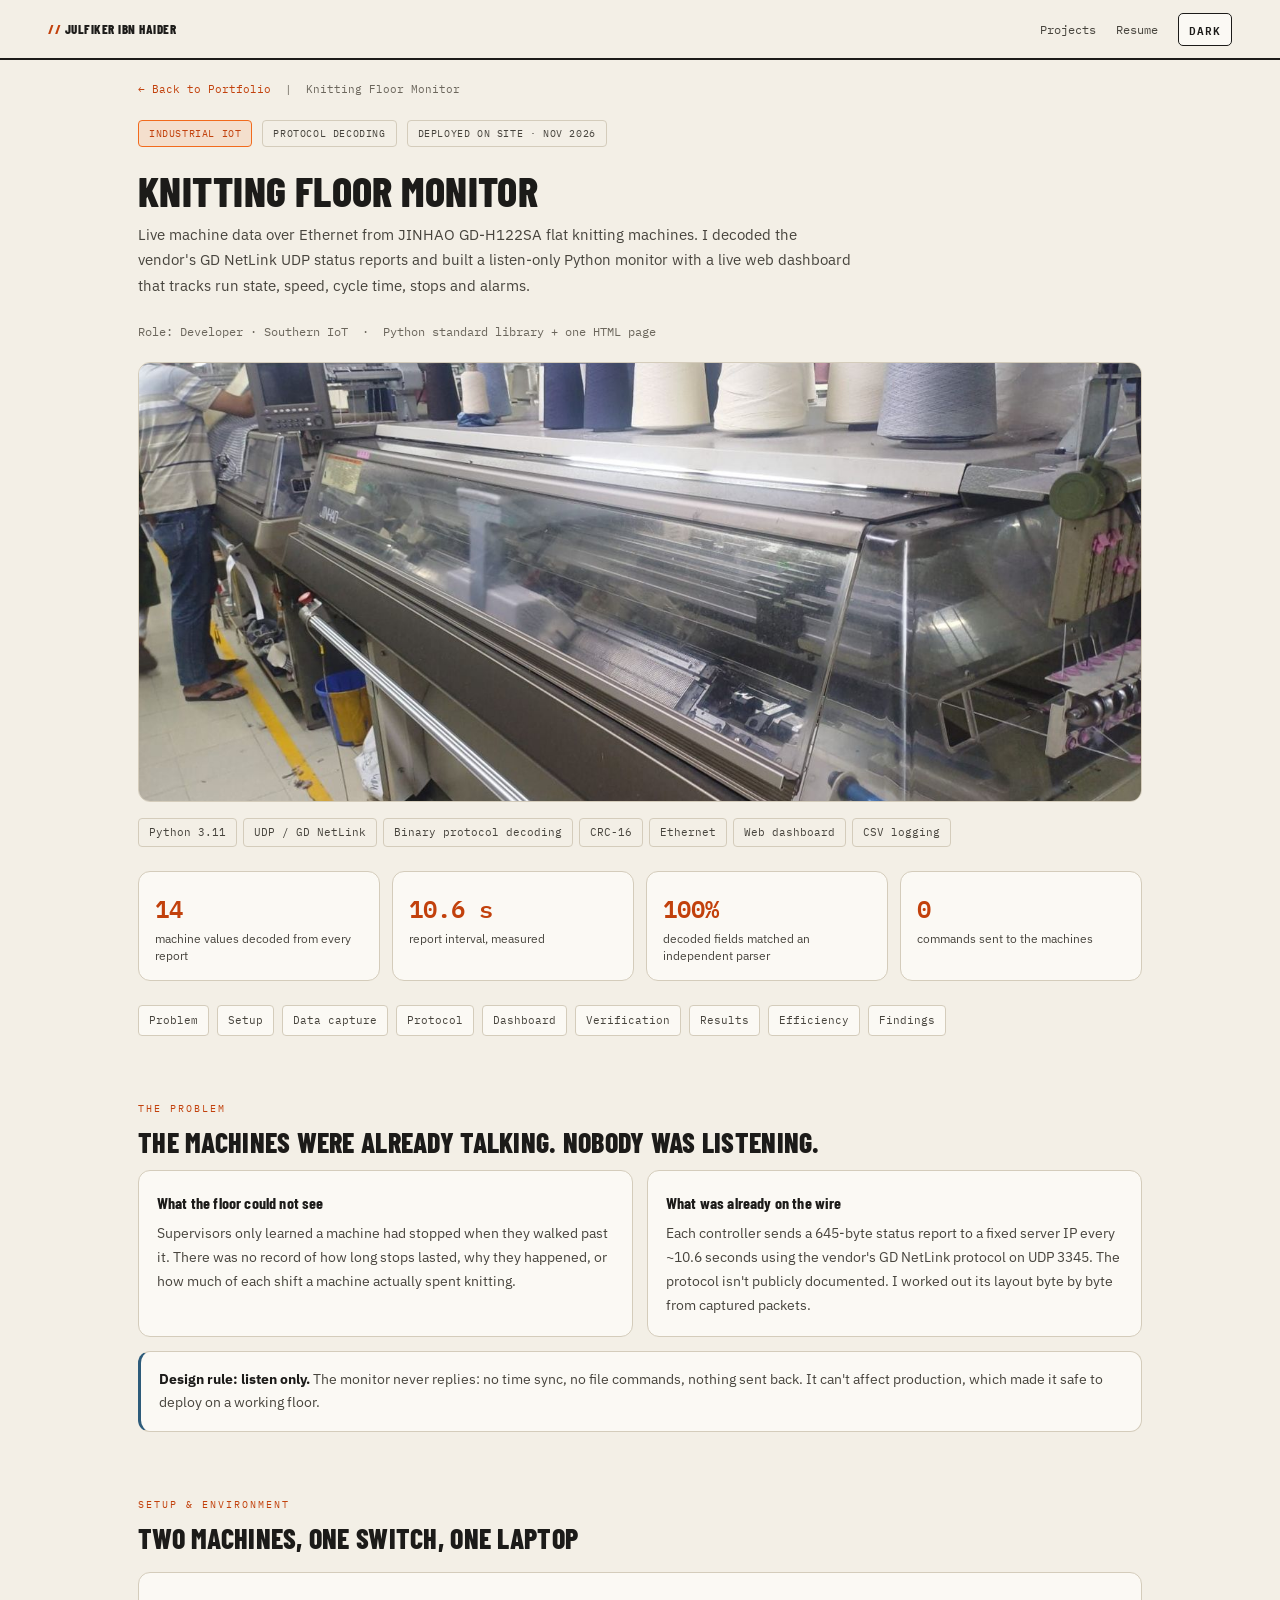
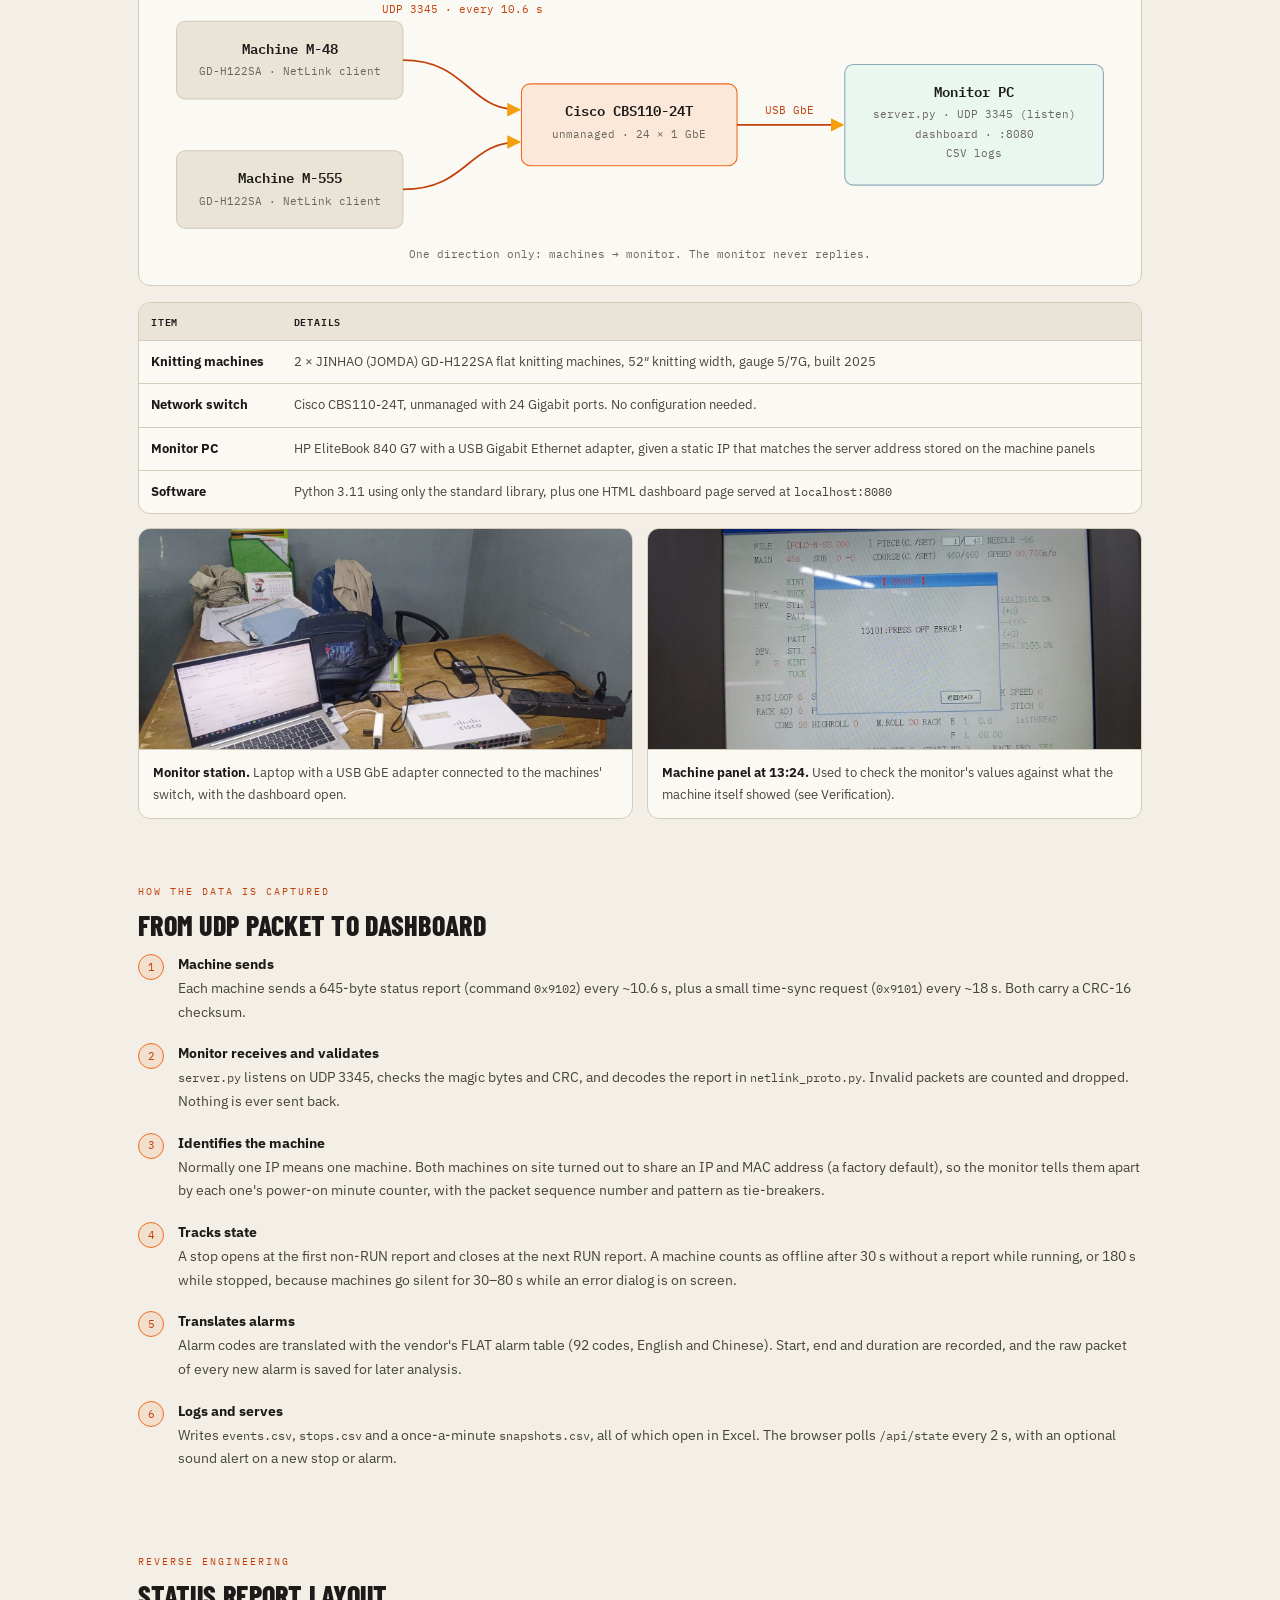
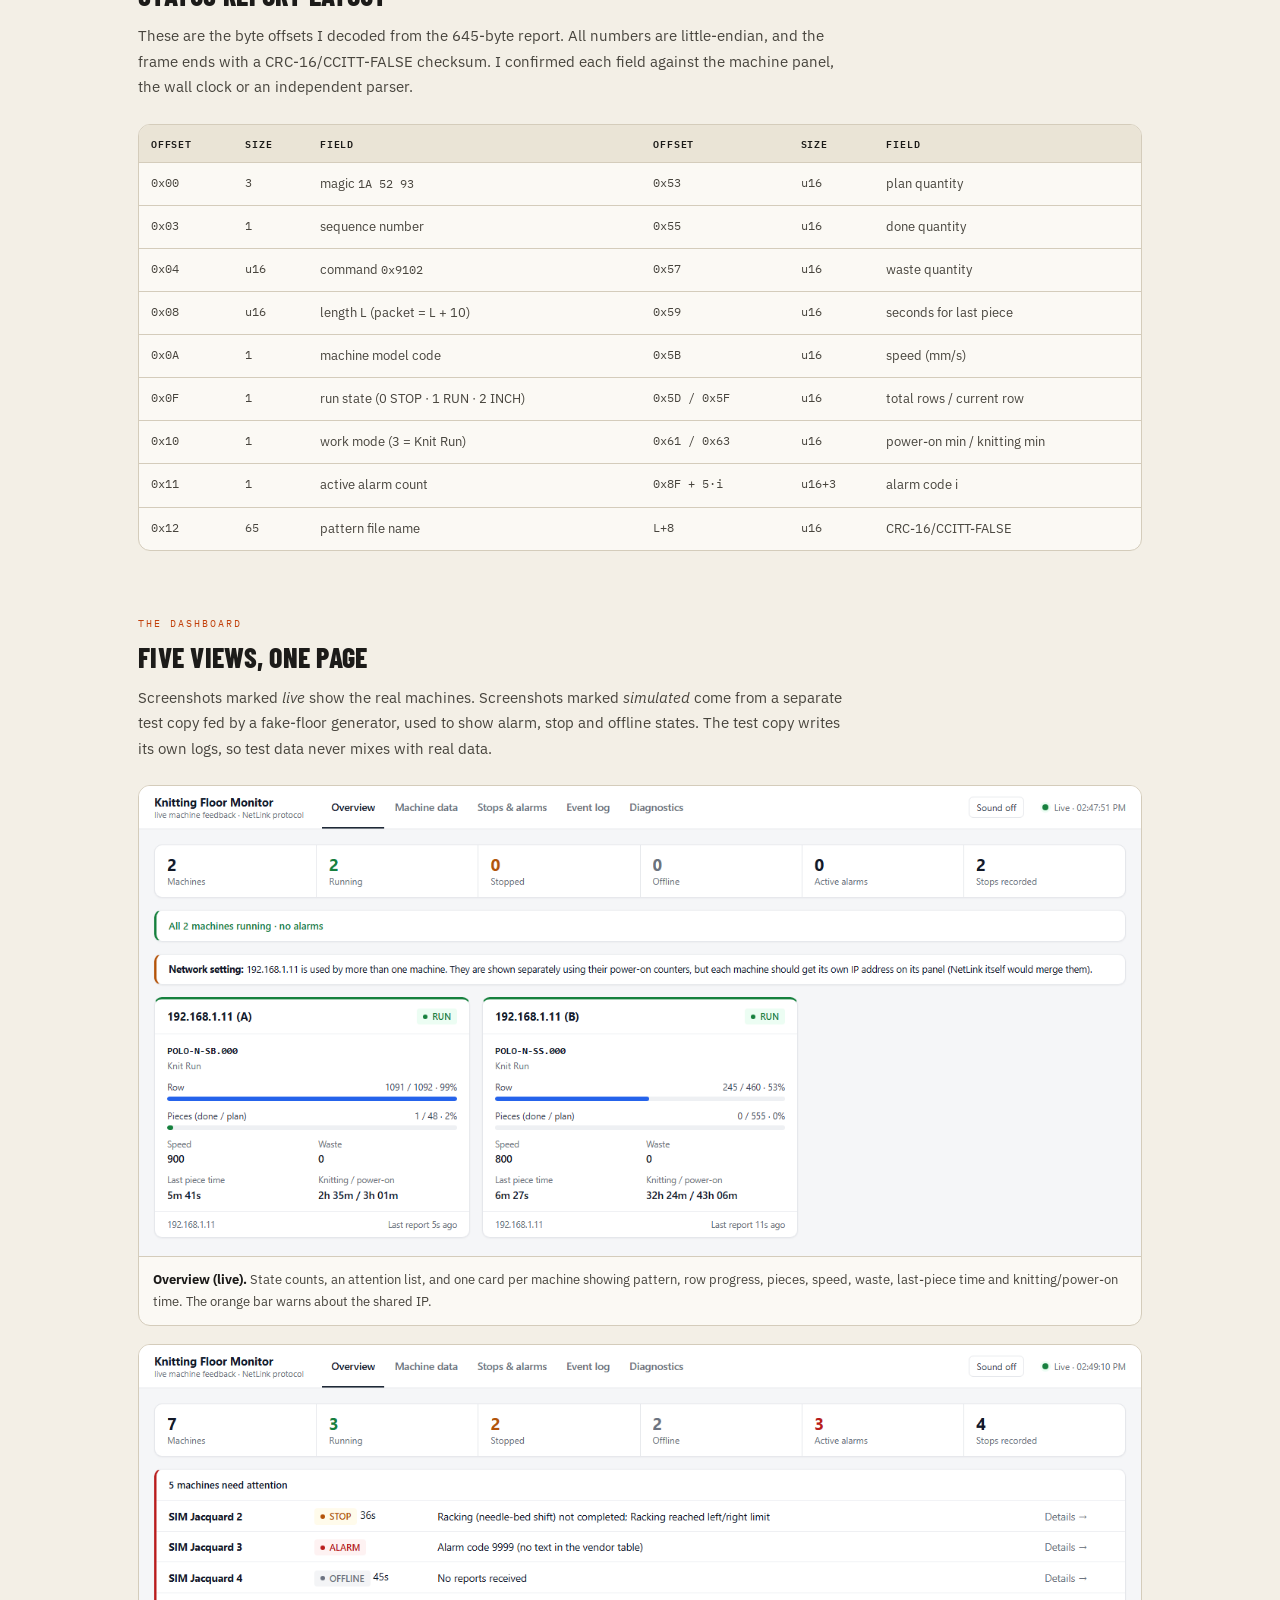
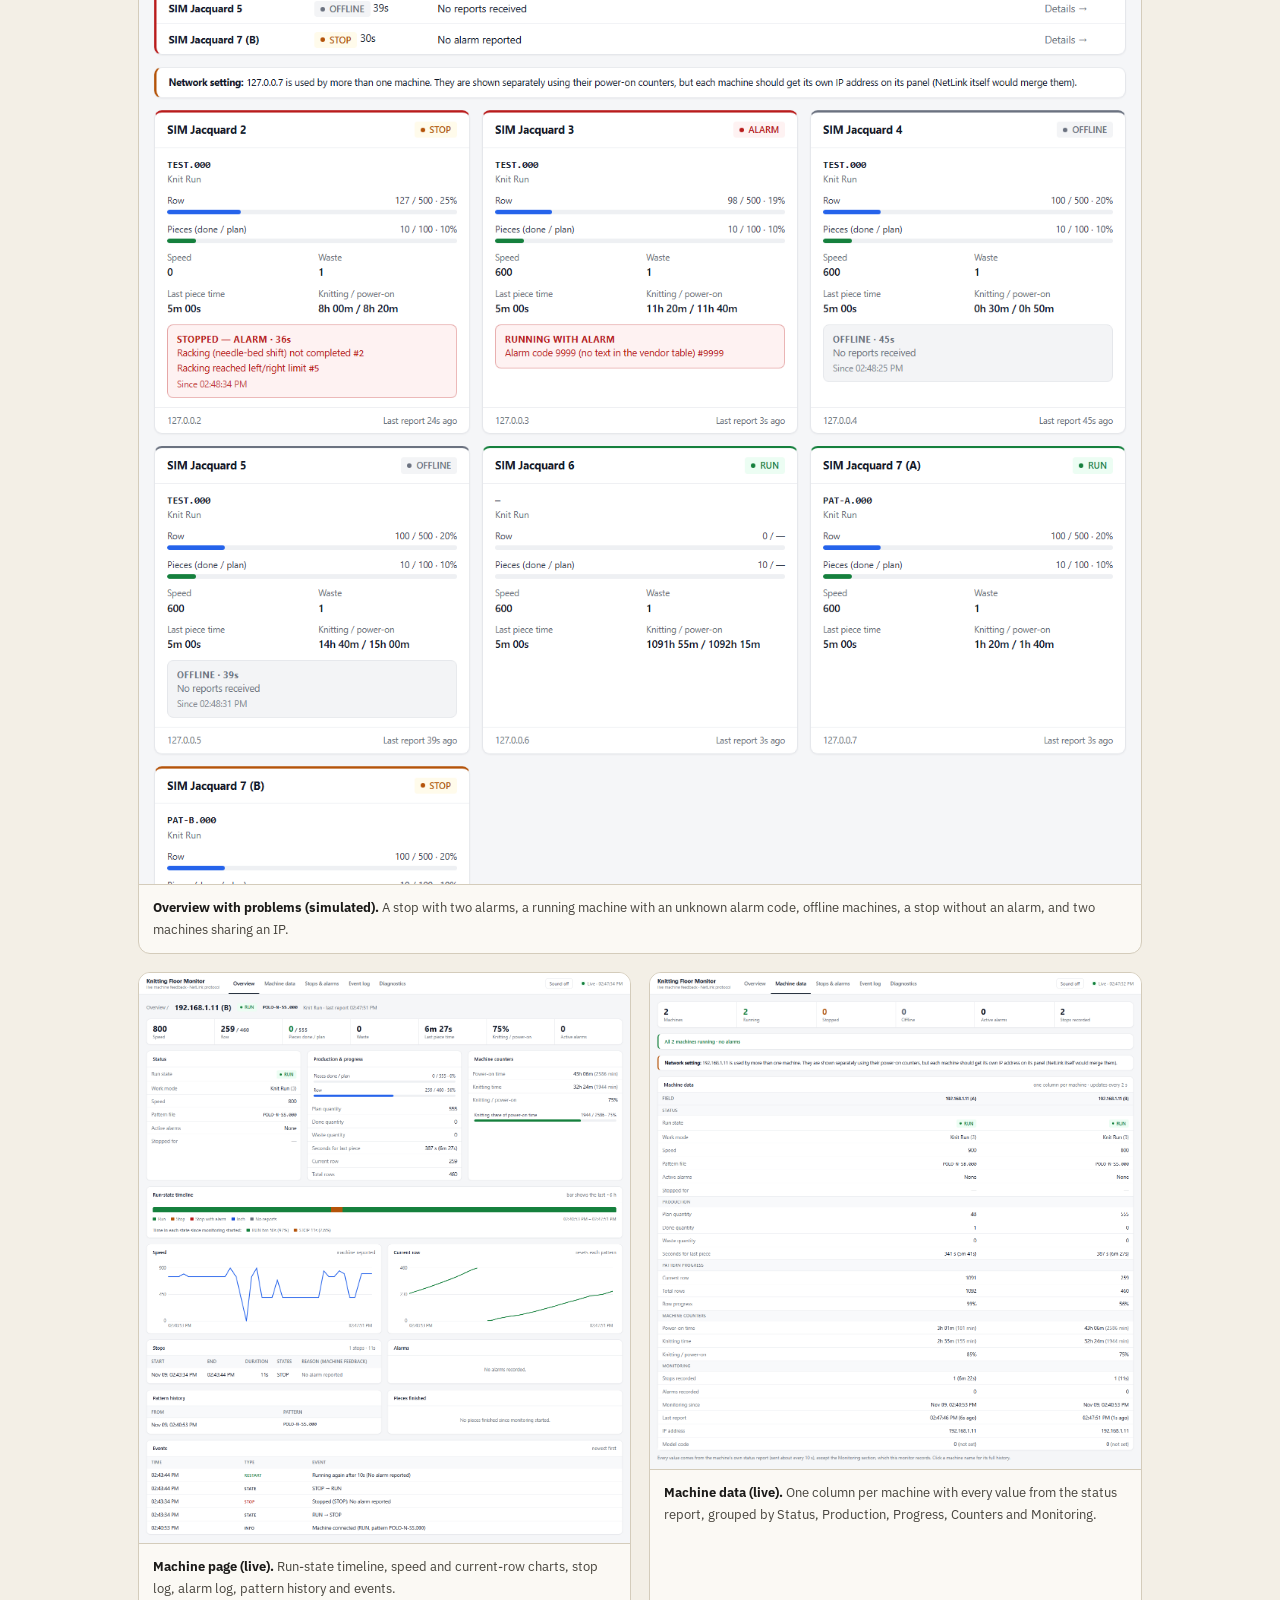
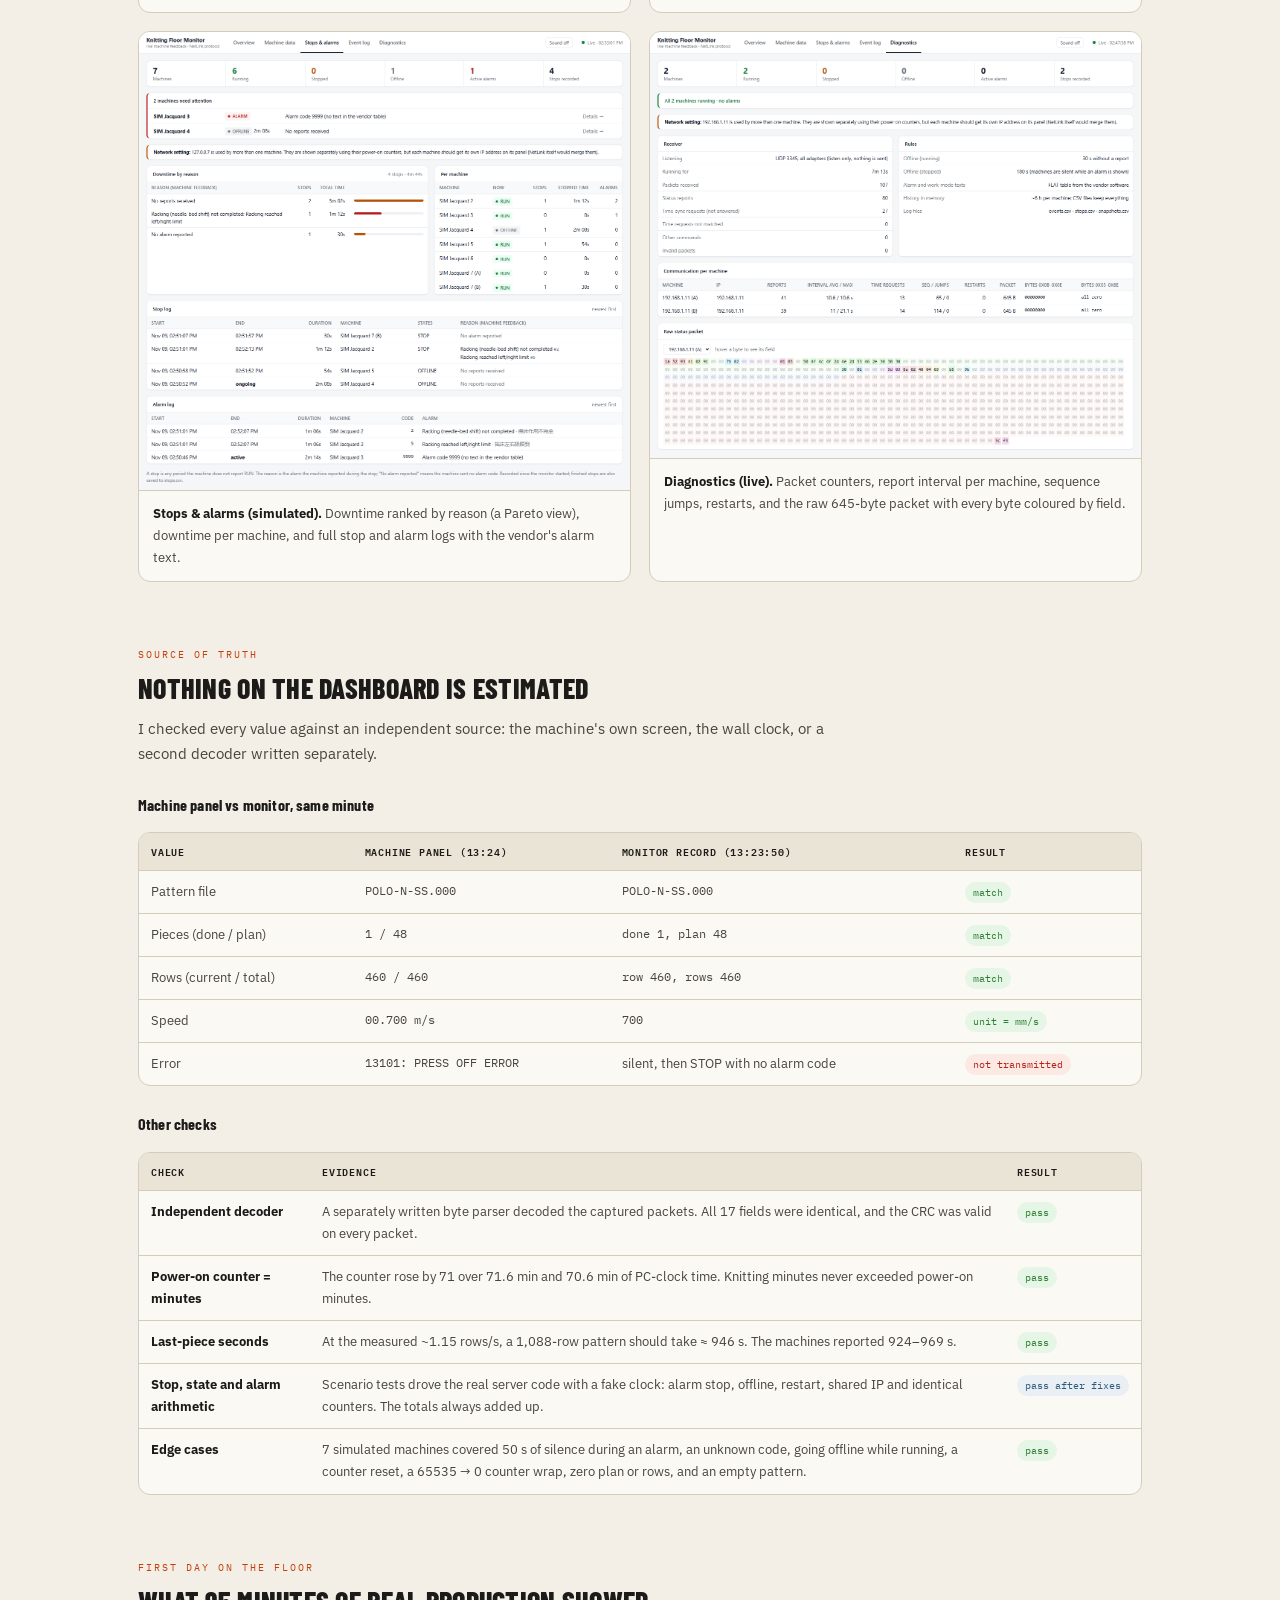
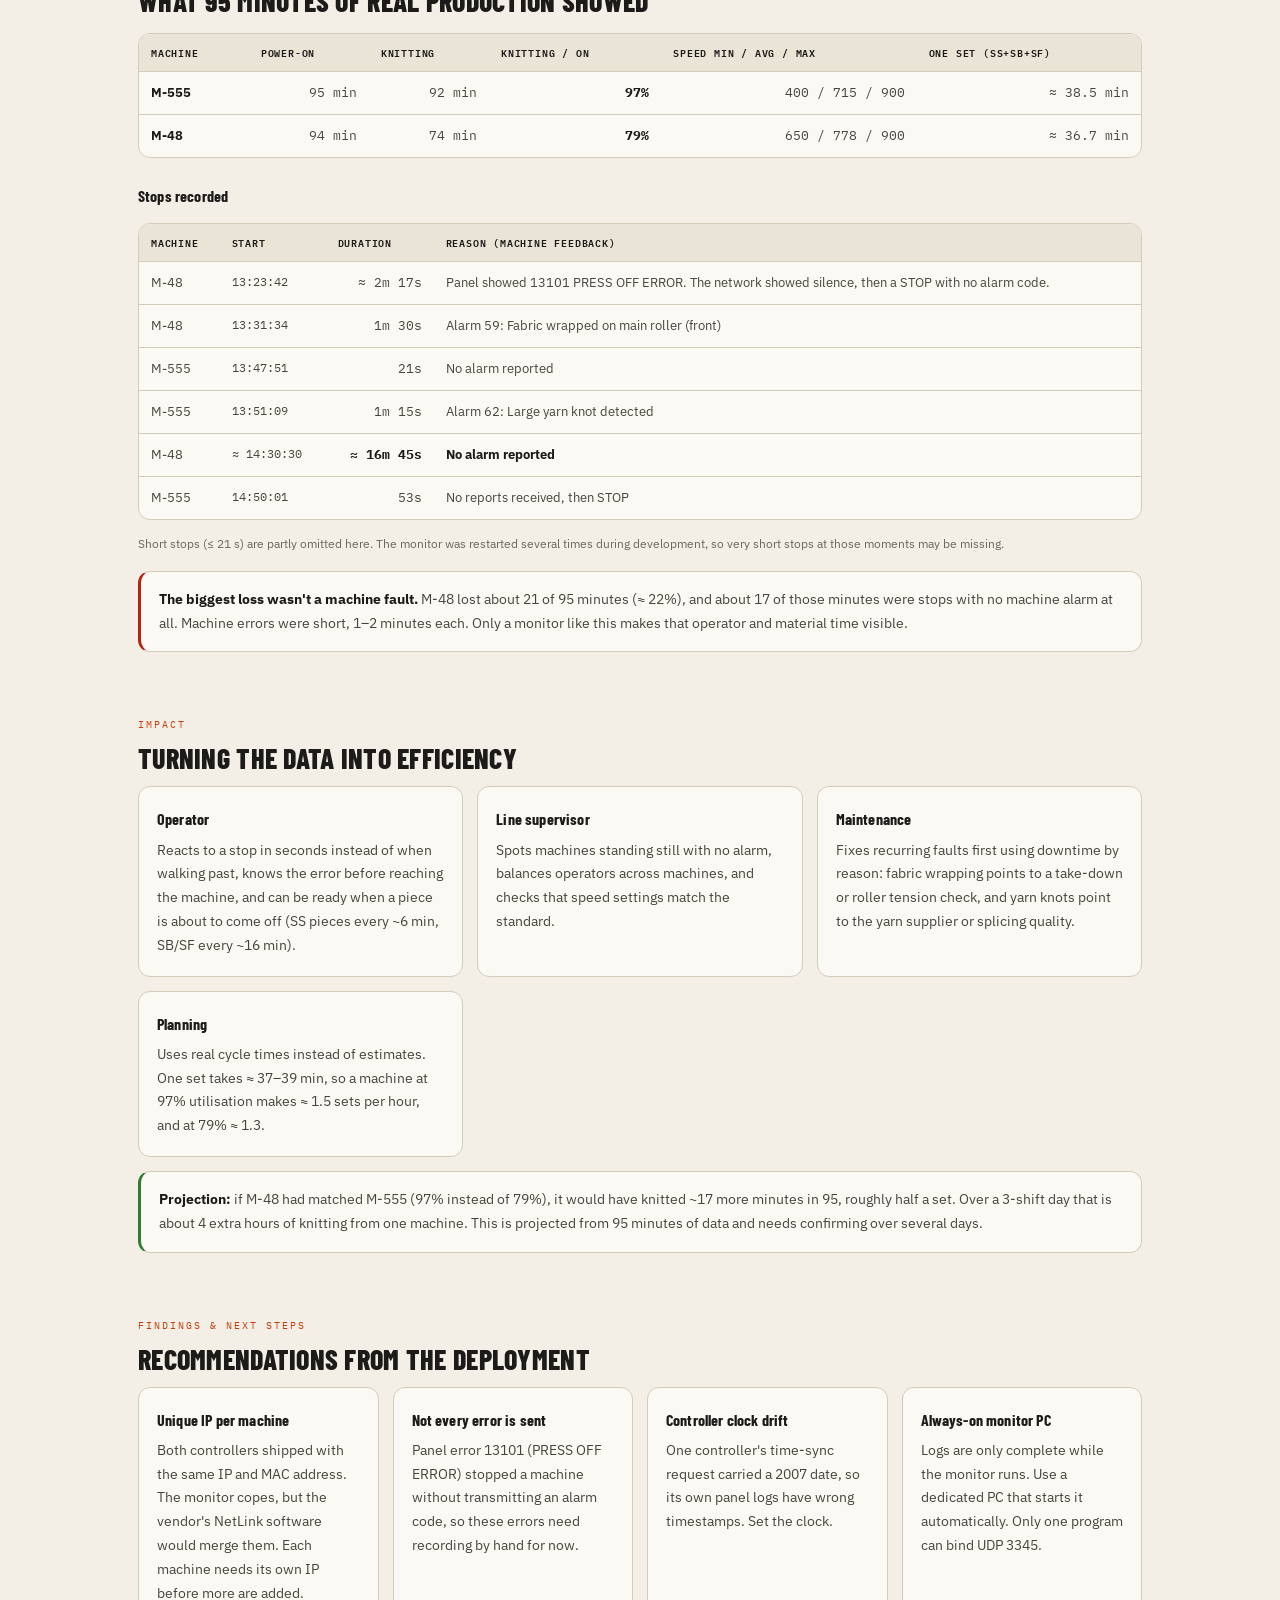
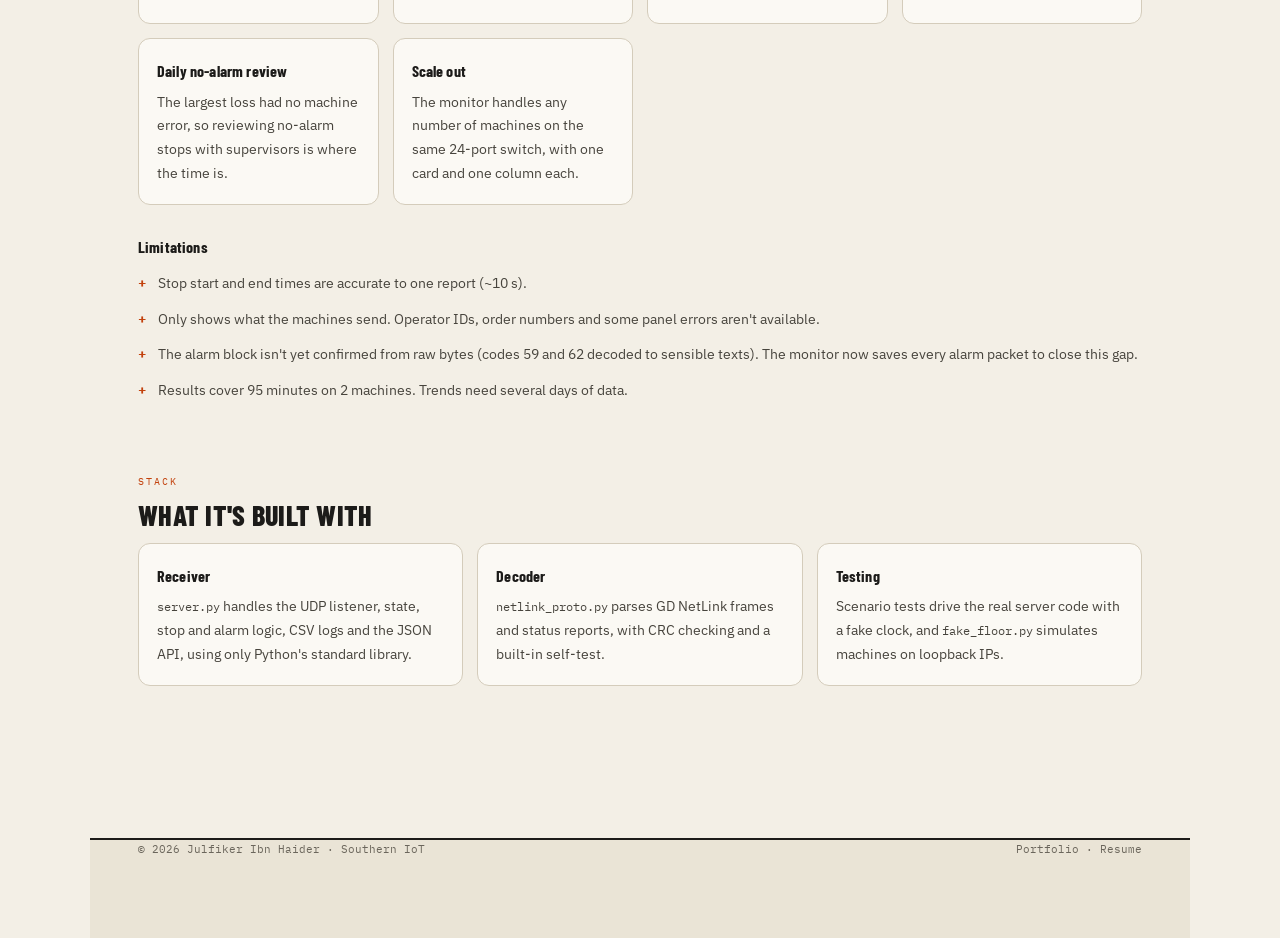
<file: project-9.html>
<!DOCTYPE html>
<html lang="en" data-theme="dark">
<head>
<meta charset="UTF-8"/>
<meta name="viewport" content="width=device-width,initial-scale=1.0"/>
<title>Knitting Floor Monitor | Julfiker Ibn Haider</title>
<meta name="description" content="Listen-only Python monitor that decodes the GD NetLink UDP status reports of JINHAO flat knitting machines into a live web dashboard with stop, alarm and utilisation tracking."/>
<link rel="preconnect" href="https://fonts.googleapis.com"/>
<link href="https://fonts.googleapis.com/css2?family=IBM+Plex+Mono:wght@400;500;600&family=IBM+Plex+Sans:wght@400;600;700&display=swap" rel="stylesheet"/>
<style>
:root,[data-theme="dark"]{
  --bg-void:#050507;--bg-surface:rgba(255,255,255,.035);--bg-code:rgba(0,0,0,.35);--border:rgba(255,255,255,.08);
  --accent:#f59e0b;--accent-bg:rgba(245,158,11,.12);--accent-line:rgba(245,158,11,.35);
  --teal:#2dd4bf;--green:#4ade80;--red:#f87171;--blue:#60a5fa;
  --text-primary:#f1f5f9;--text-secondary:#94a3b8;--text-muted:#64748b;
  --nav-bg:rgba(5,5,7,.9);
  --mono:'IBM Plex Mono',monospace;--sans:'IBM Plex Sans',sans-serif;
}
[data-theme="light"]{
  --bg-void:#f4f6f9;--bg-surface:#ffffff;--bg-code:#eef1f5;--border:rgba(0,0,0,.1);
  --accent:#b45309;--accent-bg:rgba(217,119,6,.1);--accent-line:rgba(217,119,6,.4);
  --teal:#0f766e;--green:#15803d;--red:#b91c1c;--blue:#1d4ed8;
  --text-primary:#0f172a;--text-secondary:#475569;--text-muted:#64748b;
  --nav-bg:rgba(244,246,249,.92);
}
*,*::before,*::after{box-sizing:border-box;margin:0;padding:0}
html{scroll-behavior:smooth}
body{background:var(--bg-void);color:var(--text-primary);font-family:var(--sans);font-size:15px;line-height:1.7;-webkit-font-smoothing:antialiased}
a{color:var(--accent)}
nav.top{position:sticky;top:0;z-index:100;display:flex;justify-content:space-between;align-items:center;gap:12px;padding:0 clamp(16px,4vw,48px);height:60px;background:var(--nav-bg);backdrop-filter:blur(16px);border-bottom:1px solid var(--border)}
.nav-logo{color:var(--text-primary);text-decoration:none;font-family:var(--mono);font-size:13px;font-weight:600;white-space:nowrap}
.nav-logo .hex{color:var(--accent)}
.nav-right{display:flex;align-items:center;gap:20px}
.nav-links{display:flex;gap:20px;list-style:none}
.nav-links a{color:var(--text-secondary);text-decoration:none;font-family:var(--mono);font-size:12px}
.nav-links a:hover{color:var(--accent)}
.theme-btn{font-family:var(--mono);font-size:11px;color:var(--text-secondary);background:var(--bg-surface);border:1px solid var(--border);border-radius:6px;padding:6px 10px;cursor:pointer}
.theme-btn:hover{border-color:var(--accent);color:var(--accent)}
.page{max-width:1100px;margin:0 auto;padding:0 clamp(16px,4vw,48px) 80px}
.breadcrumb{padding:20px 0 0;font-family:var(--mono);font-size:11px;color:var(--text-muted)}
.breadcrumb a{text-decoration:none}
.section{margin-top:64px;scroll-margin-top:72px}
.section-label{font-family:var(--mono);font-size:10px;letter-spacing:.2em;text-transform:uppercase;color:var(--accent);margin-bottom:8px}
.section-title{font-size:clamp(22px,3vw,28px);font-weight:700;line-height:1.25;margin-bottom:10px}
.section-desc{color:var(--text-secondary);margin-bottom:24px;font-size:15px;max-width:720px}
h1.section-title{font-size:clamp(28px,5vw,42px);margin-top:16px}
h3{font-size:16px;margin-bottom:6px}
p+p{margin-top:10px}
.badge{display:inline-block;padding:4px 10px;margin:0 6px 6px 0;border-radius:4px;font-family:var(--mono);font-size:10px;letter-spacing:.06em;border:1px solid var(--border);color:var(--text-secondary)}
.badge-accent{color:var(--accent);border-color:var(--accent-line);background:var(--accent-bg)}
.tag{display:inline-block;padding:4px 10px;margin:4px 6px 0 0;border:1px solid var(--border);border-radius:4px;font-family:var(--mono);font-size:11px;color:var(--text-secondary)}
.hero-img{width:100%;max-height:440px;object-fit:cover;border-radius:12px;border:1px solid var(--border);margin:20px 0 12px;display:block}
.role-line{font-family:var(--mono);font-size:12px;color:var(--text-muted);margin-top:4px}
.stats-grid{display:grid;grid-template-columns:repeat(auto-fit,minmax(160px,1fr));gap:12px;margin:24px 0}
.stat-card{background:var(--bg-surface);border:1px solid var(--border);border-radius:8px;padding:16px}
.stat-value{font-family:var(--mono);font-size:24px;font-weight:600;color:var(--accent)}
.stat-label{font-size:12px;color:var(--text-secondary);line-height:1.4;margin-top:2px}
.toc{display:flex;flex-wrap:wrap;gap:8px;margin-top:8px}
.toc a{font-family:var(--mono);font-size:11px;color:var(--text-secondary);text-decoration:none;padding:5px 10px;border:1px solid var(--border);border-radius:4px;background:var(--bg-surface)}
.toc a:hover{color:var(--accent);border-color:var(--accent-line)}
.callout{background:var(--bg-surface);border:1px solid var(--border);border-left:3px solid var(--accent);border-radius:8px;padding:16px 18px;font-size:14px;color:var(--text-secondary)}
.callout strong{color:var(--text-primary)}
.callout.teal{border-left-color:var(--teal)}
.callout.red{border-left-color:var(--red)}
.callout.green{border-left-color:var(--green)}
.grid-2,.grid-3{display:grid;gap:14px}
.grid-2{grid-template-columns:repeat(auto-fit,minmax(300px,1fr))}
.grid-3{grid-template-columns:repeat(auto-fit,minmax(240px,1fr))}
.card{background:var(--bg-surface);border:1px solid var(--border);border-radius:8px;padding:18px}
.card p,.card li{font-size:14px;color:var(--text-secondary)}
.card ul{padding-left:18px}
.diagram{background:var(--bg-surface);border:1px solid var(--border);border-radius:12px;padding:16px;overflow-x:auto;margin:16px 0}
.diagram svg{width:100%;min-width:640px;height:auto;display:block}
.diagram svg text{font-family:var(--mono)}
.d-box{fill:var(--bg-code);stroke:var(--border)}
.d-accent{fill:var(--accent-bg);stroke:var(--accent-line)}
.d-teal{fill:rgba(45,212,191,.08);stroke:var(--teal);stroke-opacity:.5}
.d-title{fill:var(--text-primary);font-size:13px;font-weight:600}
.d-sub{fill:var(--text-muted);font-size:10.5px}
.d-line{stroke:var(--accent);stroke-width:1.6;fill:none}
.d-label{fill:var(--accent);font-size:10.5px}
.steps{list-style:none;counter-reset:s}
.steps li{counter-increment:s;padding:0 0 18px 40px;position:relative;font-size:14px;color:var(--text-secondary)}
.steps li::before{content:counter(s);position:absolute;left:0;top:1px;width:26px;height:26px;border-radius:50%;background:var(--accent-bg);border:1px solid var(--accent-line);font-family:var(--mono);font-size:11px;display:flex;align-items:center;justify-content:center;color:var(--accent)}
.steps strong{display:block;color:var(--text-primary)}
.table-wrap{overflow-x:auto;border:1px solid var(--border);border-radius:8px;margin:14px 0;background:var(--bg-surface)}
table{width:100%;border-collapse:collapse;font-size:13px}
th,td{padding:10px 12px;border-bottom:1px solid var(--border);text-align:left;vertical-align:top}
tr:last-child td{border-bottom:none}
th{font-family:var(--mono);color:var(--accent);font-size:10px;letter-spacing:.08em;text-transform:uppercase;font-weight:600;white-space:nowrap}
td{color:var(--text-secondary)}
td.mono,code{font-family:var(--mono);font-size:12px}
td.num{text-align:right;font-family:var(--mono);white-space:nowrap}
td strong{color:var(--text-primary)}
.pill{display:inline-block;font-family:var(--mono);font-size:10px;padding:2px 8px;border-radius:999px;white-space:nowrap}
.pill-ok{color:var(--green);background:rgba(74,222,128,.12)}
.pill-obs{color:var(--blue);background:rgba(96,165,250,.12)}
.pill-bad{color:var(--red);background:rgba(248,113,113,.12)}
.shots{display:grid;gap:18px}
figure.shot{background:var(--bg-surface);border:1px solid var(--border);border-radius:10px;overflow:hidden}
figure.shot a{display:block;background:#fff}
figure.shot img{width:100%;display:block}
figure.shot figcaption{padding:12px 14px;font-size:13px;color:var(--text-secondary);border-top:1px solid var(--border)}
figure.shot figcaption strong{color:var(--text-primary)}
.shot-row{display:grid;gap:18px;grid-template-columns:repeat(auto-fit,minmax(300px,1fr))}
.photo-grid{display:grid;gap:14px;grid-template-columns:repeat(auto-fit,minmax(260px,1fr))}
.photo-grid img{height:220px;object-fit:cover}
.check-list{list-style:none}
.check-list li{padding:6px 0 6px 20px;position:relative;font-size:14px;color:var(--text-secondary)}
.check-list li::before{content:'+';position:absolute;left:0;color:var(--accent);font-family:var(--mono);font-weight:700}
footer{margin-top:72px;padding:20px 0;border-top:1px solid var(--border);font-family:var(--mono);font-size:11px;color:var(--text-muted);display:flex;justify-content:space-between;flex-wrap:wrap;gap:8px}
footer a{color:var(--text-muted);text-decoration:none}
footer a:hover{color:var(--accent)}
@media (max-width:640px){.nav-links{display:none}}
</style>
  <link href="https://fonts.googleapis.com/css2?family=Barlow+Condensed:wght@600;700;800&family=IBM+Plex+Mono:wght@400;500;600&family=IBM+Plex+Sans:wght@400;500;600;700&display=swap" rel="stylesheet"/>
  <link rel="stylesheet" href="theme.css">
  <script src="theme.js"></script>
</head>
<body>
<nav class="top">
  <a class="nav-logo" href="index.html"><span class="hex">//</span> JULFIKER IBN HAIDER</a>
  <div class="nav-right">
    <ul class="nav-links"><li><a href="index.html#projects">Projects</a></li><li><a href="My_CV.pdf" target="_blank">Resume</a></li></ul>
    <button type="button" class="ind-theme-btn" data-theme-toggle aria-label="Switch to dark mode"><span data-theme-label>Dark</span></button>
  </div>
</nav>

<main class="page">
  <div class="breadcrumb"><a href="index.html#projects">← Back to Portfolio</a> &nbsp;|&nbsp; Knitting Floor Monitor</div>

  <!-- HERO -->
  <section>
    <div style="margin-top:20px">
      <span class="badge badge-accent">INDUSTRIAL IOT</span>
      <span class="badge">PROTOCOL DECODING</span>
      <span class="badge">DEPLOYED ON SITE · NOV 2026</span>
    </div>
    <h1 class="section-title">Knitting Floor Monitor</h1>
    <p class="section-desc">Live machine data over Ethernet from JINHAO GD-H122SA flat knitting machines. I decoded the vendor's GD NetLink UDP status reports and built a listen-only Python monitor with a live web dashboard that tracks run state, speed, cycle time, stops and alarms.</p>
    <div class="role-line">Role: Developer · Southern IoT &nbsp;·&nbsp; Python standard library + one HTML page</div>
    <img class="hero-img" src="knitting-monitor/machine.jpg" alt="JINHAO GD-H122SA flat knitting machine on the factory floor with yarn cones above the needle bed"/>
    <div>
      <span class="tag">Python 3.11</span><span class="tag">UDP / GD NetLink</span><span class="tag">Binary protocol decoding</span><span class="tag">CRC-16</span><span class="tag">Ethernet</span><span class="tag">Web dashboard</span><span class="tag">CSV logging</span>
    </div>

    <div class="stats-grid">
      <div class="stat-card"><div class="stat-value">14</div><div class="stat-label">machine values decoded from every report</div></div>
      <div class="stat-card"><div class="stat-value">10.6 s</div><div class="stat-label">report interval, measured</div></div>
      <div class="stat-card"><div class="stat-value">100%</div><div class="stat-label">decoded fields matched an independent parser</div></div>
      <div class="stat-card"><div class="stat-value">0</div><div class="stat-label">commands sent to the machines</div></div>
    </div>

    <nav class="toc" aria-label="On this page">
      <a href="#problem">Problem</a><a href="#setup">Setup</a><a href="#capture">Data capture</a><a href="#protocol">Protocol</a>
      <a href="#dashboard">Dashboard</a><a href="#verification">Verification</a><a href="#results">Results</a>
      <a href="#efficiency">Efficiency</a><a href="#findings">Findings</a>
    </nav>
  </section>

  <!-- PROBLEM -->
  <section class="section" id="problem">
    <div class="section-label">The problem</div>
    <h2 class="section-title">The machines were already talking. Nobody was listening.</h2>
    <div class="grid-2">
      <div class="card">
        <h3>What the floor could not see</h3>
        <p>Supervisors only learned a machine had stopped when they walked past it. There was no record of how long stops lasted, why they happened, or how much of each shift a machine actually spent knitting.</p>
      </div>
      <div class="card">
        <h3>What was already on the wire</h3>
        <p>Each controller sends a 645-byte status report to a fixed server IP every ~10.6 seconds using the vendor's GD NetLink protocol on UDP 3345. The protocol isn't publicly documented. I worked out its layout byte by byte from captured packets.</p>
      </div>
    </div>
    <div class="callout teal" style="margin-top:14px"><strong>Design rule: listen only.</strong> The monitor never replies: no time sync, no file commands, nothing sent back. It can't affect production, which made it safe to deploy on a working floor.</div>
  </section>

  <!-- SETUP -->
  <section class="section" id="setup">
    <div class="section-label">Setup &amp; environment</div>
    <h2 class="section-title">Two machines, one switch, one laptop</h2>
    <div class="diagram" role="img" aria-label="Network diagram: two knitting machines send UDP status reports through an unmanaged Cisco switch to the monitor PC, which runs the listener and the dashboard.">
      <svg viewBox="0 0 900 260" xmlns="http://www.w3.org/2000/svg">
        <defs><marker id="ah" markerWidth="8" markerHeight="8" refX="7" refY="4" orient="auto"><path d="M0,0 L8,4 L0,8 z" fill="#f59e0b"/></marker></defs>
        <rect class="d-box" x="20" y="30" width="210" height="72" rx="8"/>
        <text class="d-title" x="125" y="60" text-anchor="middle">Machine M-48</text>
        <text class="d-sub" x="125" y="80" text-anchor="middle">GD-H122SA · NetLink client</text>
        <rect class="d-box" x="20" y="150" width="210" height="72" rx="8"/>
        <text class="d-title" x="125" y="180" text-anchor="middle">Machine M-555</text>
        <text class="d-sub" x="125" y="200" text-anchor="middle">GD-H122SA · NetLink client</text>
        <rect class="d-accent" x="340" y="88" width="200" height="76" rx="8"/>
        <text class="d-title" x="440" y="118" text-anchor="middle">Cisco CBS110-24T</text>
        <text class="d-sub" x="440" y="138" text-anchor="middle">unmanaged · 24 × 1 GbE</text>
        <rect class="d-teal" x="640" y="70" width="240" height="112" rx="8"/>
        <text class="d-title" x="760" y="100" text-anchor="middle">Monitor PC</text>
        <text class="d-sub" x="760" y="120" text-anchor="middle">server.py · UDP 3345 (listen)</text>
        <text class="d-sub" x="760" y="138" text-anchor="middle">dashboard · :8080</text>
        <text class="d-sub" x="760" y="156" text-anchor="middle">CSV logs</text>
        <path class="d-line" d="M230,66 C290,66 290,112 338,112" marker-end="url(#ah)"/>
        <path class="d-line" d="M230,186 C290,186 290,142 338,142" marker-end="url(#ah)"/>
        <path class="d-line" d="M540,126 L638,126" marker-end="url(#ah)"/>
        <text class="d-label" x="285" y="22" text-anchor="middle">UDP 3345 · every 10.6 s</text>
        <text class="d-label" x="589" y="116" text-anchor="middle">USB GbE</text>
        <text class="d-sub" x="450" y="250" text-anchor="middle">One direction only: machines → monitor. The monitor never replies.</text>
      </svg>
    </div>
    <div class="table-wrap"><table>
      <thead><tr><th>Item</th><th>Details</th></tr></thead>
      <tbody>
        <tr><td><strong>Knitting machines</strong></td><td>2 × JINHAO (JOMDA) GD-H122SA flat knitting machines, 52″ knitting width, gauge 5/7G, built 2025</td></tr>
        <tr><td><strong>Network switch</strong></td><td>Cisco CBS110-24T, unmanaged with 24 Gigabit ports. No configuration needed.</td></tr>
        <tr><td><strong>Monitor PC</strong></td><td>HP EliteBook 840 G7 with a USB Gigabit Ethernet adapter, given a static IP that matches the server address stored on the machine panels</td></tr>
        <tr><td><strong>Software</strong></td><td>Python 3.11 using only the standard library, plus one HTML dashboard page served at <code>localhost:8080</code></td></tr>
      </tbody>
    </table></div>
    <div class="photo-grid">
      <figure class="shot"><img src="knitting-monitor/monitor-station.jpg" alt="Monitor station: laptop running the dashboard, USB Ethernet adapter and Cisco switch on a desk" loading="lazy"/><figcaption><strong>Monitor station.</strong> Laptop with a USB GbE adapter connected to the machines' switch, with the dashboard open.</figcaption></figure>
      <figure class="shot"><img src="knitting-monitor/machine-panel.jpg" alt="Machine control panel Drive Information screen showing error 13101 PRESS OFF ERROR" loading="lazy"/><figcaption><strong>Machine panel at 13:24.</strong> Used to check the monitor's values against what the machine itself showed (see Verification).</figcaption></figure>
    </div>
  </section>

  <!-- CAPTURE -->
  <section class="section" id="capture">
    <div class="section-label">How the data is captured</div>
    <h2 class="section-title">From UDP packet to dashboard</h2>
    <ol class="steps">
      <li><strong>Machine sends</strong>Each machine sends a 645-byte status report (command <code>0x9102</code>) every ~10.6 s, plus a small time-sync request (<code>0x9101</code>) every ~18 s. Both carry a CRC-16 checksum.</li>
      <li><strong>Monitor receives and validates</strong><code>server.py</code> listens on UDP 3345, checks the magic bytes and CRC, and decodes the report in <code>netlink_proto.py</code>. Invalid packets are counted and dropped. Nothing is ever sent back.</li>
      <li><strong>Identifies the machine</strong>Normally one IP means one machine. Both machines on site turned out to share an IP and MAC address (a factory default), so the monitor tells them apart by each one's power-on minute counter, with the packet sequence number and pattern as tie-breakers.</li>
      <li><strong>Tracks state</strong>A stop opens at the first non-RUN report and closes at the next RUN report. A machine counts as offline after 30 s without a report while running, or 180 s while stopped, because machines go silent for 30–80 s while an error dialog is on screen.</li>
      <li><strong>Translates alarms</strong>Alarm codes are translated with the vendor's FLAT alarm table (92 codes, English and Chinese). Start, end and duration are recorded, and the raw packet of every new alarm is saved for later analysis.</li>
      <li><strong>Logs and serves</strong>Writes <code>events.csv</code>, <code>stops.csv</code> and a once-a-minute <code>snapshots.csv</code>, all of which open in Excel. The browser polls <code>/api/state</code> every 2 s, with an optional sound alert on a new stop or alarm.</li>
    </ol>
  </section>

  <!-- PROTOCOL -->
  <section class="section" id="protocol">
    <div class="section-label">Reverse engineering</div>
    <h2 class="section-title">Status report layout</h2>
    <p class="section-desc">These are the byte offsets I decoded from the 645-byte report. All numbers are little-endian, and the frame ends with a CRC-16/CCITT-FALSE checksum. I confirmed each field against the machine panel, the wall clock or an independent parser.</p>
    <div class="table-wrap"><table>
      <thead><tr><th>Offset</th><th>Size</th><th>Field</th><th>Offset</th><th>Size</th><th>Field</th></tr></thead>
      <tbody>
        <tr><td class="mono">0x00</td><td class="mono">3</td><td>magic <code>1A 52 93</code></td><td class="mono">0x53</td><td class="mono">u16</td><td>plan quantity</td></tr>
        <tr><td class="mono">0x03</td><td class="mono">1</td><td>sequence number</td><td class="mono">0x55</td><td class="mono">u16</td><td>done quantity</td></tr>
        <tr><td class="mono">0x04</td><td class="mono">u16</td><td>command <code>0x9102</code></td><td class="mono">0x57</td><td class="mono">u16</td><td>waste quantity</td></tr>
        <tr><td class="mono">0x08</td><td class="mono">u16</td><td>length L (packet = L + 10)</td><td class="mono">0x59</td><td class="mono">u16</td><td>seconds for last piece</td></tr>
        <tr><td class="mono">0x0A</td><td class="mono">1</td><td>machine model code</td><td class="mono">0x5B</td><td class="mono">u16</td><td>speed (mm/s)</td></tr>
        <tr><td class="mono">0x0F</td><td class="mono">1</td><td>run state (0 STOP · 1 RUN · 2 INCH)</td><td class="mono">0x5D / 0x5F</td><td class="mono">u16</td><td>total rows / current row</td></tr>
        <tr><td class="mono">0x10</td><td class="mono">1</td><td>work mode (3 = Knit Run)</td><td class="mono">0x61 / 0x63</td><td class="mono">u16</td><td>power-on min / knitting min</td></tr>
        <tr><td class="mono">0x11</td><td class="mono">1</td><td>active alarm count</td><td class="mono">0x8F + 5·i</td><td class="mono">u16+3</td><td>alarm code i</td></tr>
        <tr><td class="mono">0x12</td><td class="mono">65</td><td>pattern file name</td><td class="mono">L+8</td><td class="mono">u16</td><td>CRC-16/CCITT-FALSE</td></tr>
      </tbody>
    </table></div>
  </section>

  <!-- DASHBOARD -->
  <section class="section" id="dashboard">
    <div class="section-label">The dashboard</div>
    <h2 class="section-title">Five views, one page</h2>
    <p class="section-desc">Screenshots marked <em>live</em> show the real machines. Screenshots marked <em>simulated</em> come from a separate test copy fed by a fake-floor generator, used to show alarm, stop and offline states. The test copy writes its own logs, so test data never mixes with real data.</p>
    <div class="shots">
      <figure class="shot"><a href="knitting-monitor/dash-overview.png" target="_blank"><img src="knitting-monitor/dash-overview.png" alt="Overview tab with live data: header counts and one card per machine" loading="lazy"/></a><figcaption><strong>Overview (live).</strong> State counts, an attention list, and one card per machine showing pattern, row progress, pieces, speed, waste, last-piece time and knitting/power-on time. The orange bar warns about the shared IP.</figcaption></figure>
      <figure class="shot"><a href="knitting-monitor/dash-overview-sim.png" target="_blank"><img src="knitting-monitor/dash-overview-sim.png" alt="Overview tab with simulated machines showing alarm, stop and offline states" loading="lazy"/></a><figcaption><strong>Overview with problems (simulated).</strong> A stop with two alarms, a running machine with an unknown alarm code, offline machines, a stop without an alarm, and two machines sharing an IP.</figcaption></figure>
      <div class="shot-row">
        <figure class="shot"><a href="knitting-monitor/dash-machine-page.png" target="_blank"><img src="knitting-monitor/dash-machine-page.png" alt="Machine detail page with run-state timeline, speed and row charts, stop and event logs" loading="lazy"/></a><figcaption><strong>Machine page (live).</strong> Run-state timeline, speed and current-row charts, stop log, alarm log, pattern history and events.</figcaption></figure>
        <figure class="shot"><a href="knitting-monitor/dash-machine-data.png" target="_blank"><img src="knitting-monitor/dash-machine-data.png" alt="Machine data comparison table with one column per machine" loading="lazy"/></a><figcaption><strong>Machine data (live).</strong> One column per machine with every value from the status report, grouped by Status, Production, Progress, Counters and Monitoring.</figcaption></figure>
      </div>
      <div class="shot-row">
        <figure class="shot"><a href="knitting-monitor/dash-stops-sim.png" target="_blank"><img src="knitting-monitor/dash-stops-sim.png" alt="Stops and alarms tab with downtime ranked by reason" loading="lazy"/></a><figcaption><strong>Stops &amp; alarms (simulated).</strong> Downtime ranked by reason (a Pareto view), downtime per machine, and full stop and alarm logs with the vendor's alarm text.</figcaption></figure>
        <figure class="shot"><a href="knitting-monitor/dash-diagnostics.png" target="_blank"><img src="knitting-monitor/dash-diagnostics.png" alt="Diagnostics tab with packet counters and colour-coded raw status packet" loading="lazy"/></a><figcaption><strong>Diagnostics (live).</strong> Packet counters, report interval per machine, sequence jumps, restarts, and the raw 645-byte packet with every byte coloured by field.</figcaption></figure>
      </div>
    </div>
  </section>

  <!-- VERIFICATION -->
  <section class="section" id="verification">
    <div class="section-label">Source of truth</div>
    <h2 class="section-title">Nothing on the dashboard is estimated</h2>
    <p class="section-desc">I checked every value against an independent source: the machine's own screen, the wall clock, or a second decoder written separately.</p>
    <h3>Machine panel vs monitor, same minute</h3>
    <div class="table-wrap"><table>
      <thead><tr><th>Value</th><th>Machine panel (13:24)</th><th>Monitor record (13:23:50)</th><th>Result</th></tr></thead>
      <tbody>
        <tr><td>Pattern file</td><td class="mono">POLO-N-SS.000</td><td class="mono">POLO-N-SS.000</td><td><span class="pill pill-ok">match</span></td></tr>
        <tr><td>Pieces (done / plan)</td><td class="mono">1 / 48</td><td class="mono">done 1, plan 48</td><td><span class="pill pill-ok">match</span></td></tr>
        <tr><td>Rows (current / total)</td><td class="mono">460 / 460</td><td class="mono">row 460, rows 460</td><td><span class="pill pill-ok">match</span></td></tr>
        <tr><td>Speed</td><td class="mono">00.700 m/s</td><td class="mono">700</td><td><span class="pill pill-ok">unit = mm/s</span></td></tr>
        <tr><td>Error</td><td class="mono">13101: PRESS OFF ERROR</td><td>silent, then STOP with no alarm code</td><td><span class="pill pill-bad">not transmitted</span></td></tr>
      </tbody>
    </table></div>
    <h3 style="margin-top:24px">Other checks</h3>
    <div class="table-wrap"><table>
      <thead><tr><th>Check</th><th>Evidence</th><th>Result</th></tr></thead>
      <tbody>
        <tr><td><strong>Independent decoder</strong></td><td>A separately written byte parser decoded the captured packets. All 17 fields were identical, and the CRC was valid on every packet.</td><td><span class="pill pill-ok">pass</span></td></tr>
        <tr><td><strong>Power-on counter = minutes</strong></td><td>The counter rose by 71 over 71.6 min and 70.6 min of PC-clock time. Knitting minutes never exceeded power-on minutes.</td><td><span class="pill pill-ok">pass</span></td></tr>
        <tr><td><strong>Last-piece seconds</strong></td><td>At the measured ~1.15 rows/s, a 1,088-row pattern should take ≈ 946 s. The machines reported 924–969 s.</td><td><span class="pill pill-ok">pass</span></td></tr>
        <tr><td><strong>Stop, state and alarm arithmetic</strong></td><td>Scenario tests drove the real server code with a fake clock: alarm stop, offline, restart, shared IP and identical counters. The totals always added up.</td><td><span class="pill pill-obs">pass after fixes</span></td></tr>
        <tr><td><strong>Edge cases</strong></td><td>7 simulated machines covered 50 s of silence during an alarm, an unknown code, going offline while running, a counter reset, a 65535 → 0 counter wrap, zero plan or rows, and an empty pattern.</td><td><span class="pill pill-ok">pass</span></td></tr>
      </tbody>
    </table></div>
  </section>

  <!-- RESULTS -->
  <section class="section" id="results">
    <div class="section-label">First day on the floor</div>
    <h2 class="section-title">What 95 minutes of real production showed</h2>
    <div class="table-wrap"><table>
      <thead><tr><th>Machine</th><th>Power-on</th><th>Knitting</th><th>Knitting / on</th><th>Speed min / avg / max</th><th>One set (SS+SB+SF)</th></tr></thead>
      <tbody>
        <tr><td><strong>M-555</strong></td><td class="num">95 min</td><td class="num">92 min</td><td class="num"><strong>97%</strong></td><td class="num">400 / 715 / 900</td><td class="num">≈ 38.5 min</td></tr>
        <tr><td><strong>M-48</strong></td><td class="num">94 min</td><td class="num">74 min</td><td class="num"><strong>79%</strong></td><td class="num">650 / 778 / 900</td><td class="num">≈ 36.7 min</td></tr>
      </tbody>
    </table></div>
    <h3 style="margin-top:24px">Stops recorded</h3>
    <div class="table-wrap"><table>
      <thead><tr><th>Machine</th><th>Start</th><th>Duration</th><th>Reason (machine feedback)</th></tr></thead>
      <tbody>
        <tr><td>M-48</td><td class="mono">13:23:42</td><td class="num">≈ 2m 17s</td><td>Panel showed 13101 PRESS OFF ERROR. The network showed silence, then a STOP with no alarm code.</td></tr>
        <tr><td>M-48</td><td class="mono">13:31:34</td><td class="num">1m 30s</td><td>Alarm 59: Fabric wrapped on main roller (front)</td></tr>
        <tr><td>M-555</td><td class="mono">13:47:51</td><td class="num">21s</td><td>No alarm reported</td></tr>
        <tr><td>M-555</td><td class="mono">13:51:09</td><td class="num">1m 15s</td><td>Alarm 62: Large yarn knot detected</td></tr>
        <tr><td>M-48</td><td class="mono">≈ 14:30:30</td><td class="num"><strong>≈ 16m 45s</strong></td><td><strong>No alarm reported</strong></td></tr>
        <tr><td>M-555</td><td class="mono">14:50:01</td><td class="num">53s</td><td>No reports received, then STOP</td></tr>
      </tbody>
    </table></div>
    <p style="font-size:12px;color:var(--text-muted)">Short stops (≤ 21 s) are partly omitted here. The monitor was restarted several times during development, so very short stops at those moments may be missing.</p>
    <div class="callout red" style="margin-top:16px"><strong>The biggest loss wasn't a machine fault.</strong> M-48 lost about 21 of 95 minutes (≈ 22%), and about 17 of those minutes were stops with no machine alarm at all. Machine errors were short, 1–2 minutes each. Only a monitor like this makes that operator and material time visible.</div>
  </section>

  <!-- EFFICIENCY -->
  <section class="section" id="efficiency">
    <div class="section-label">Impact</div>
    <h2 class="section-title">Turning the data into efficiency</h2>
    <div class="grid-2">
      <div class="card"><h3>Operator</h3><p>Reacts to a stop in seconds instead of when walking past, knows the error before reaching the machine, and can be ready when a piece is about to come off (SS pieces every ~6 min, SB/SF every ~16 min).</p></div>
      <div class="card"><h3>Line supervisor</h3><p>Spots machines standing still with no alarm, balances operators across machines, and checks that speed settings match the standard.</p></div>
      <div class="card"><h3>Maintenance</h3><p>Fixes recurring faults first using downtime by reason: fabric wrapping points to a take-down or roller tension check, and yarn knots point to the yarn supplier or splicing quality.</p></div>
      <div class="card"><h3>Planning</h3><p>Uses real cycle times instead of estimates. One set takes ≈ 37–39 min, so a machine at 97% utilisation makes ≈ 1.5 sets per hour, and at 79% ≈ 1.3.</p></div>
    </div>
    <div class="callout green" style="margin-top:14px"><strong>Projection:</strong> if M-48 had matched M-555 (97% instead of 79%), it would have knitted ~17 more minutes in 95, roughly half a set. Over a 3-shift day that is about 4 extra hours of knitting from one machine. This is projected from 95 minutes of data and needs confirming over several days.</div>
  </section>

  <!-- FINDINGS -->
  <section class="section" id="findings">
    <div class="section-label">Findings &amp; next steps</div>
    <h2 class="section-title">Recommendations from the deployment</h2>
    <div class="grid-3">
      <div class="card"><h3>Unique IP per machine</h3><p>Both controllers shipped with the same IP and MAC address. The monitor copes, but the vendor's NetLink software would merge them. Each machine needs its own IP before more are added.</p></div>
      <div class="card"><h3>Not every error is sent</h3><p>Panel error 13101 (PRESS OFF ERROR) stopped a machine without transmitting an alarm code, so these errors need recording by hand for now.</p></div>
      <div class="card"><h3>Controller clock drift</h3><p>One controller's time-sync request carried a 2007 date, so its own panel logs have wrong timestamps. Set the clock.</p></div>
      <div class="card"><h3>Always-on monitor PC</h3><p>Logs are only complete while the monitor runs. Use a dedicated PC that starts it automatically. Only one program can bind UDP 3345.</p></div>
      <div class="card"><h3>Daily no-alarm review</h3><p>The largest loss had no machine error, so reviewing no-alarm stops with supervisors is where the time is.</p></div>
      <div class="card"><h3>Scale out</h3><p>The monitor handles any number of machines on the same 24-port switch, with one card and one column each.</p></div>
    </div>
    <h3 style="margin-top:28px">Limitations</h3>
    <ul class="check-list">
      <li>Stop start and end times are accurate to one report (~10 s).</li>
      <li>Only shows what the machines send. Operator IDs, order numbers and some panel errors aren't available.</li>
      <li>The alarm block isn't yet confirmed from raw bytes (codes 59 and 62 decoded to sensible texts). The monitor now saves every alarm packet to close this gap.</li>
      <li>Results cover 95 minutes on 2 machines. Trends need several days of data.</li>
    </ul>
  </section>

  <section class="section">
    <div class="section-label">Stack</div>
    <h2 class="section-title">What it's built with</h2>
    <div class="grid-3">
      <div class="card"><h3>Receiver</h3><p><code>server.py</code> handles the UDP listener, state, stop and alarm logic, CSV logs and the JSON API, using only Python's standard library.</p></div>
      <div class="card"><h3>Decoder</h3><p><code>netlink_proto.py</code> parses GD NetLink frames and status reports, with CRC checking and a built-in self-test.</p></div>
      <div class="card"><h3>Testing</h3><p>Scenario tests drive the real server code with a fake clock, and <code>fake_floor.py</code> simulates machines on loopback IPs.</p></div>
    </div>
  </section>
</main>

<footer class="page" style="max-width:1100px;margin:72px auto 0">
  <span>© 2026 Julfiker Ibn Haider · Southern IoT</span>
  <span><a href="index.html">Portfolio</a> · <a href="My_CV.pdf" target="_blank">Resume</a></span>
</footer>

</body>
</html>
</file>
<file: theme.css>
/* ═════════════════════════════════════════════════════════════════════
   WARM INDUSTRIAL THEME — shared by every page.
   Paper background, charcoal ink, safety-orange accent, condensed heads.
   Project pages link this AFTER their own <style> so the variable
   mapping below wins; the home page (body.home) is styled directly.
   ═════════════════════════════════════════════════════════════════════ */

:root {
  /* core tokens — light / paper */
  --ind-paper:      #f3efe6;
  --ind-paper-2:    #eae4d6;
  --ind-card:       #fbf9f4;
  --ind-ink:        #1c1b19;
  --ind-ink-2:      #47443d;
  --ind-ink-3:      #6b665c;
  --ind-rule:       #d4ccbb;
  --ind-rule-2:     #bdb3a0;
  --ind-orange:     #c2410c;   /* accent text on paper (AA) */
  --ind-orange-fill:#f26b1d;   /* buttons, bars, markers */
  --ind-orange-bg:  rgba(242,107,29,0.12);
  --ind-on-orange:  #1c1b19;
  --ind-steel:      #2d5b7a;   /* secondary accent */
  --ind-steel-bg:   rgba(45,91,122,0.10);
  --ind-green:      #2f7d32;
  --ind-red:        #b42318;
  --ind-screen:     #1c1b19;   /* terminal / control-panel screens */
  --ind-screen-ink: #ede6d6;
  --ind-shadow:     4px 4px 0 var(--ind-ink);
  --ind-display:    'Barlow Condensed', 'Arial Narrow', sans-serif;
  --ind-sans:       'IBM Plex Sans', system-ui, sans-serif;
  --ind-mono:       'IBM Plex Mono', ui-monospace, monospace;
  --ind-r-lg:       12px;      /* cards, panels */
  --ind-r-md:       8px;       /* buttons, inputs, list rows */
  --ind-r-sm:       5px;       /* tags, badges */
  color-scheme: light;
}

html[data-theme="dark"] {
  --ind-paper:      #161513;
  --ind-paper-2:    #1d1b18;
  --ind-card:       #211f1b;
  --ind-ink:        #ede8dd;
  --ind-ink-2:      #c3bcad;
  --ind-ink-3:      #958e80;
  --ind-rule:       #36322b;
  --ind-rule-2:     #4a443a;
  --ind-orange:     #ff8a3d;
  --ind-orange-fill:#f26b1d;
  --ind-orange-bg:  rgba(242,107,29,0.16);
  --ind-on-orange:  #1c1b19;
  --ind-steel:      #8fbcd9;
  --ind-steel-bg:   rgba(143,188,217,0.12);
  --ind-green:      #7cc47f;
  --ind-red:        #f2867c;
  --ind-screen:     #0f0e0c;
  --ind-screen-ink: #ede6d6;
  --ind-shadow:     4px 4px 0 #000;
  color-scheme: dark;
}

/* ── Variable mapping for the project pages (each was built with its own
      names; all now resolve to the industrial tokens) ── */
:root, html[data-theme="light"], html[data-theme="dark"] {
  /* project-1 / project-5 */
  --bg: var(--ind-paper);          --bg2: var(--ind-card);        --bg3: var(--ind-paper-2);
  --border2: var(--ind-rule-2);    --muted: var(--ind-ink-3);     --muted2: var(--ind-ink-2);
  --blue: var(--ind-steel);        --blue-bright: var(--ind-steel); --blue-dim: var(--ind-steel-bg);
  --orange: var(--ind-orange);     --purple: var(--ind-steel);
  /* project-4 */
  --bg-deep: var(--ind-paper);     --bg-card: var(--ind-card);    --border-subtle: var(--ind-rule);
  --primary: var(--ind-orange);    --primary-hover: var(--ind-orange-fill); --primary-glow: transparent;
  --text-light: var(--ind-ink);
  /* project-6 / 7 / 9 */
  --bg-void: var(--ind-paper);     --bg-base: var(--ind-card);    --bg-surface: var(--ind-card);
  --bg-hover: var(--ind-paper-2);  --bg-code: var(--ind-paper-2); --nav-bg: var(--ind-paper);
  --border-glow: var(--ind-orange-fill);
  --accent: var(--ind-orange);     --accent-bg: var(--ind-orange-bg); --accent-line: var(--ind-orange-fill);
  --amber: var(--ind-orange);      --amber-dim: var(--ind-orange-fill);
  --teal: var(--ind-steel);        --teal-dim: var(--ind-steel);
  --text-primary: var(--ind-ink);  --text-secondary: var(--ind-ink-2);
  --red: var(--ind-red);
  /* project-8 */
  --void: var(--ind-paper);        --deep: var(--ind-paper-2);    --surface: var(--ind-card);
  --glass: var(--ind-card);        --glass-border: var(--ind-rule); --glass-hover: var(--ind-paper-2);
  --orange-dim: var(--ind-orange-bg); --orange-glow: transparent;
  --cyan: var(--ind-steel);        --cyan-dim: var(--ind-steel-bg);
  --green-dim: rgba(47,125,50,0.12);
  /* shared names */
  --border: var(--ind-rule);
  --text: var(--ind-ink);          --text-dim: var(--ind-ink-2);  --text-muted: var(--ind-ink-3);
  --green: var(--ind-green);
  --sans: var(--ind-sans);         --body: var(--ind-sans);       --display: var(--ind-display);
  --mono: var(--ind-mono);
}

/* ═════ Generic overrides for project pages ═════ */
body:not(.home) {
  background: var(--ind-paper) !important;
  color: var(--ind-ink) !important;
  font-family: var(--ind-sans) !important;
  cursor: auto !important;
}
body:not(.home)::before,
body:not(.home)::after { display: none !important; }

body:not(.home) *,
body:not(.home) *::before,
body:not(.home) *::after { text-shadow: none !important; }

/* Headings: bold condensed, like factory signage */
body:not(.home) h1,
body:not(.home) h2,
body:not(.home) h3 {
  font-family: var(--ind-display) !important;
  letter-spacing: 0.01em !important;
  color: var(--ind-ink);
  -webkit-text-fill-color: currentColor !important;
  background: none !important;
}
body:not(.home) h1,
body:not(.home) h2 { text-transform: uppercase; font-weight: 800 !important; }
body:not(.home) h1 { line-height: 1.02 !important; }

/* Gradient / outlined text from the old themes → solid ink or orange */
body:not(.home) .nav-logo,
body:not(.home) .logo {
  background: none !important;
  -webkit-text-fill-color: currentColor !important;
  color: var(--ind-ink) !important;
  font-family: var(--ind-display) !important;
  font-weight: 800 !important;
  letter-spacing: 0.04em !important;
  text-transform: uppercase;
}
body:not(.home) h1 span,
body:not(.home) h2 span,
body:not(.home) .highlight {
  background: none !important;
  -webkit-text-fill-color: currentColor !important;
  -webkit-text-stroke: 0 !important;
  color: var(--ind-orange) !important;
}

/* Top navigation bar */
body:not(.home) > nav,
body:not(.home) > header {
  background: var(--ind-paper) !important;
  border-bottom: 2px solid var(--ind-ink) !important;
  backdrop-filter: none !important;
  box-shadow: none !important;
}

/* Footers */
body:not(.home) footer {
  background: var(--ind-paper-2) !important;
  border-top: 2px solid var(--ind-ink) !important;
  color: var(--ind-ink-3) !important;
}

/* Code / pre blocks read as control-panel screens */
body:not(.home) pre,
body:not(.home) code {
  font-family: var(--ind-mono) !important;
}
body:not(.home) pre {
  background: var(--ind-screen) !important;
  color: var(--ind-screen-ink) !important;
  border: 1px solid var(--ind-ink) !important;
  border-radius: var(--ind-r-md) !important;
}

/* Tables */
body:not(.home) th {
  background: var(--ind-paper-2) !important;
  color: var(--ind-ink) !important;
}
body:not(.home) td, body:not(.home) th { border-color: var(--ind-rule) !important; }

/* No decorative glows in this theme; also stop them widening the page */
body:not(.home) .hero-glow,
body:not(.home) #mouse-glow { display: none !important; }
body:not(.home) { overflow-x: clip; }
body:not(.home) img, body:not(.home) video { max-width: 100%; }
body:not(.home) .model-showcase > *,
body:not(.home) .battery-layout > *,
body:not(.home) .manual-grid > *,
body:not(.home) .batt-specs-list { min-width: 0; }
body:not(.home) .batt-spec-content { flex: 1 1 auto; min-width: 0; overflow-wrap: anywhere; }

/* Rounded boxes on every project page */
body:not(.home) [class*="card"]:not([class*="card-"]),
body:not(.home) [class*="-box"],
body:not(.home) figure,
body:not(.home) .table-wrap,
body:not(.home) .callout,
body:not(.home) .diagram,
body:not(.home) .circuit-wrap,
body:not(.home) .doc-toc,
body:not(.home) .model-frame,
body:not(.home) .battery-diagram,
body:not(.home) .batt-spec-item,
body:not(.home) .step-item,
body:not(.home) .tab-container,
body:not(.home) .hero-img,
body:not(.home) canvas {
  border-radius: var(--ind-r-lg) !important;
}
body:not(.home) figure,
body:not(.home) .table-wrap,
body:not(.home) .tab-container { overflow: hidden; }

/* Wide tables scroll inside themselves on phones instead of widening the page */
@media (max-width: 640px) {
  body:not(.home) table { display: block; max-width: 100%; overflow-x: auto; }
  body:not(.home) .nav-links { gap: 0.75rem !important; }
  body:not(.home) .model-frame,
  body:not(.home) .batt-spec-content { max-width: 100% !important; min-width: 0 !important; overflow-wrap: anywhere; }
  body:not(.home) .model-frame a { white-space: normal; text-align: center; }
  body:not(.home) .tab-nav { overflow-x: auto; }
  body:not(.home) .tab-btn { flex: 0 0 auto; }
  body:not(.home) .step-item { grid-template-columns: 40px minmax(0, 1fr) !important; }
  body:not(.home) .step-content { min-width: 0; overflow-wrap: anywhere; }
}

/* Links */
body:not(.home) a { text-underline-offset: 3px; }

/* Theme toggle used on project pages */
.ind-theme-btn {
  font-family: var(--ind-mono);
  font-size: 11px;
  font-weight: 600;
  letter-spacing: 0.08em;
  text-transform: uppercase;
  color: var(--ind-ink);
  background: var(--ind-card);
  border: 1.5px solid var(--ind-ink);
  border-radius: var(--ind-r-sm);
  padding: 6px 10px;
  cursor: pointer;
}
.ind-theme-btn:hover { background: var(--ind-orange-fill); color: var(--ind-on-orange); }

@media (prefers-reduced-motion: reduce) {
  *, *::before, *::after { animation-duration: 0.001ms !important; animation-iteration-count: 1 !important; transition-duration: 0.001ms !important; }
}
</file>
